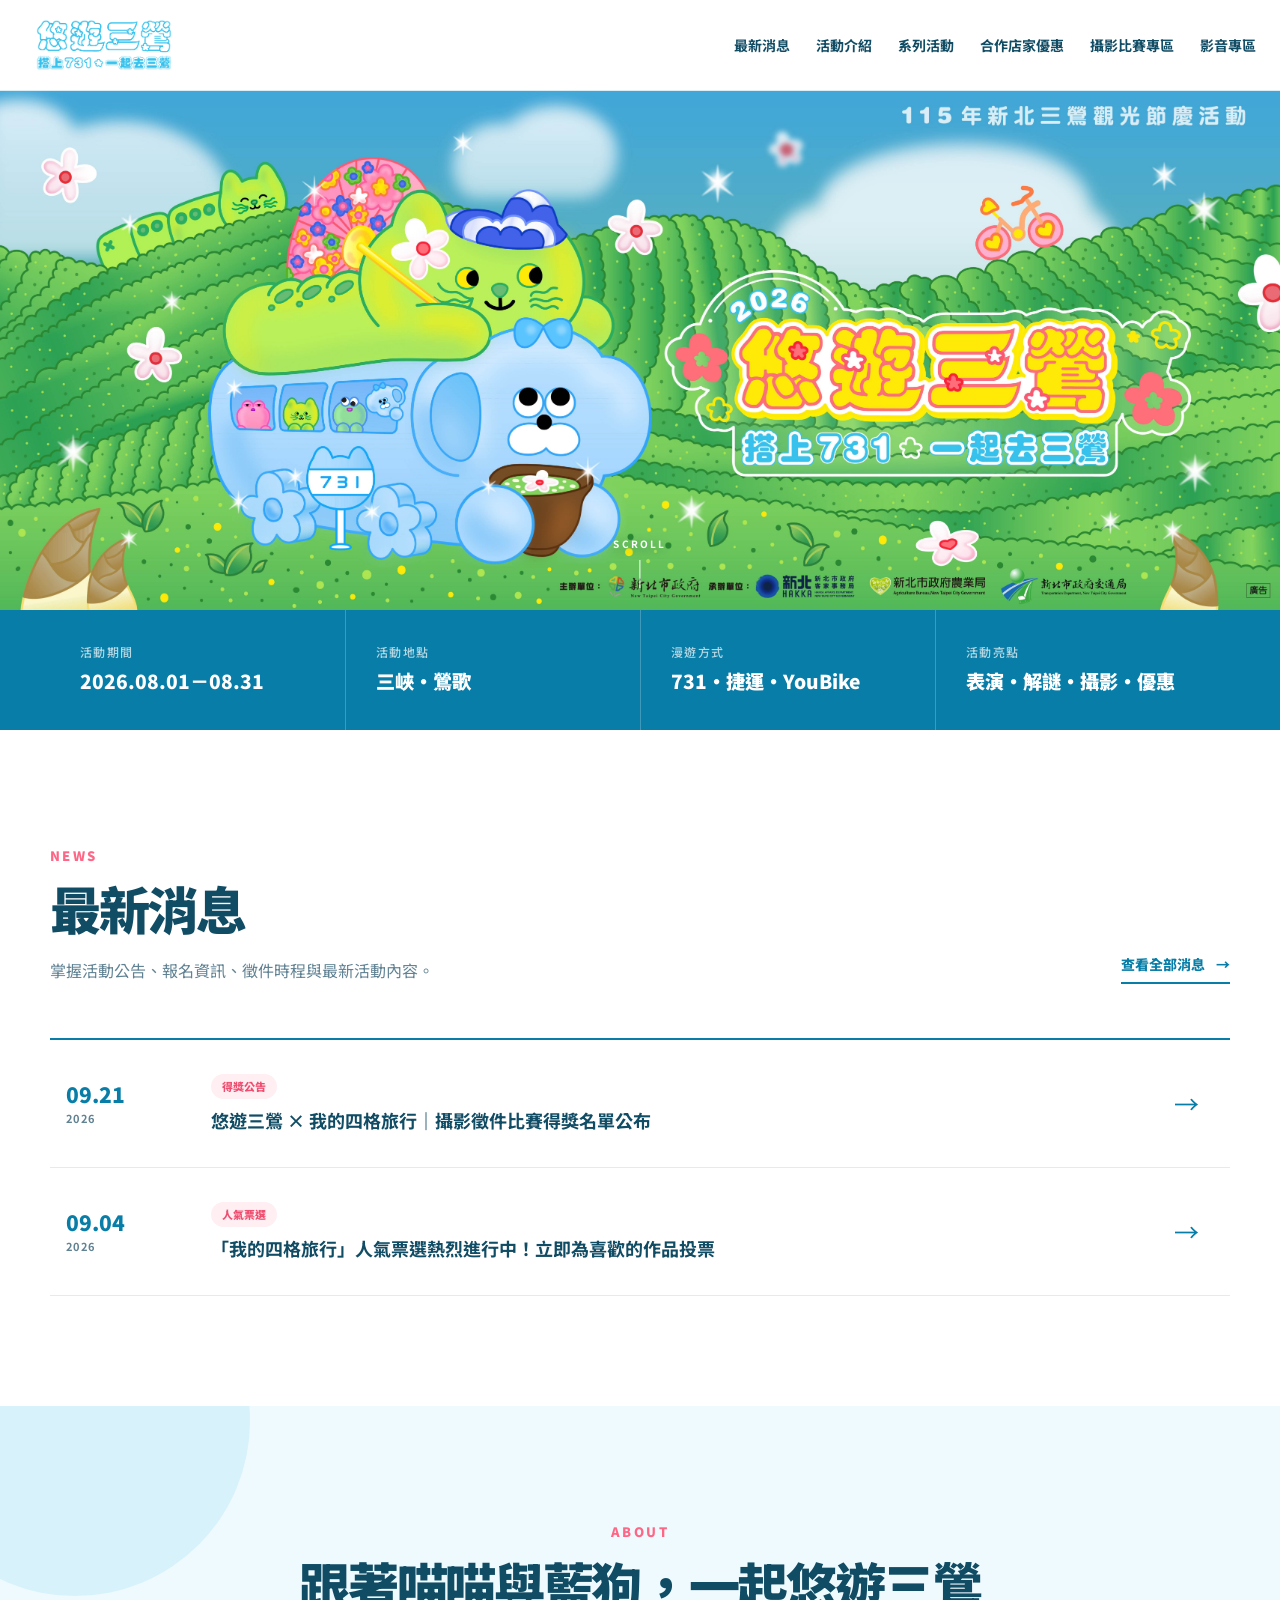
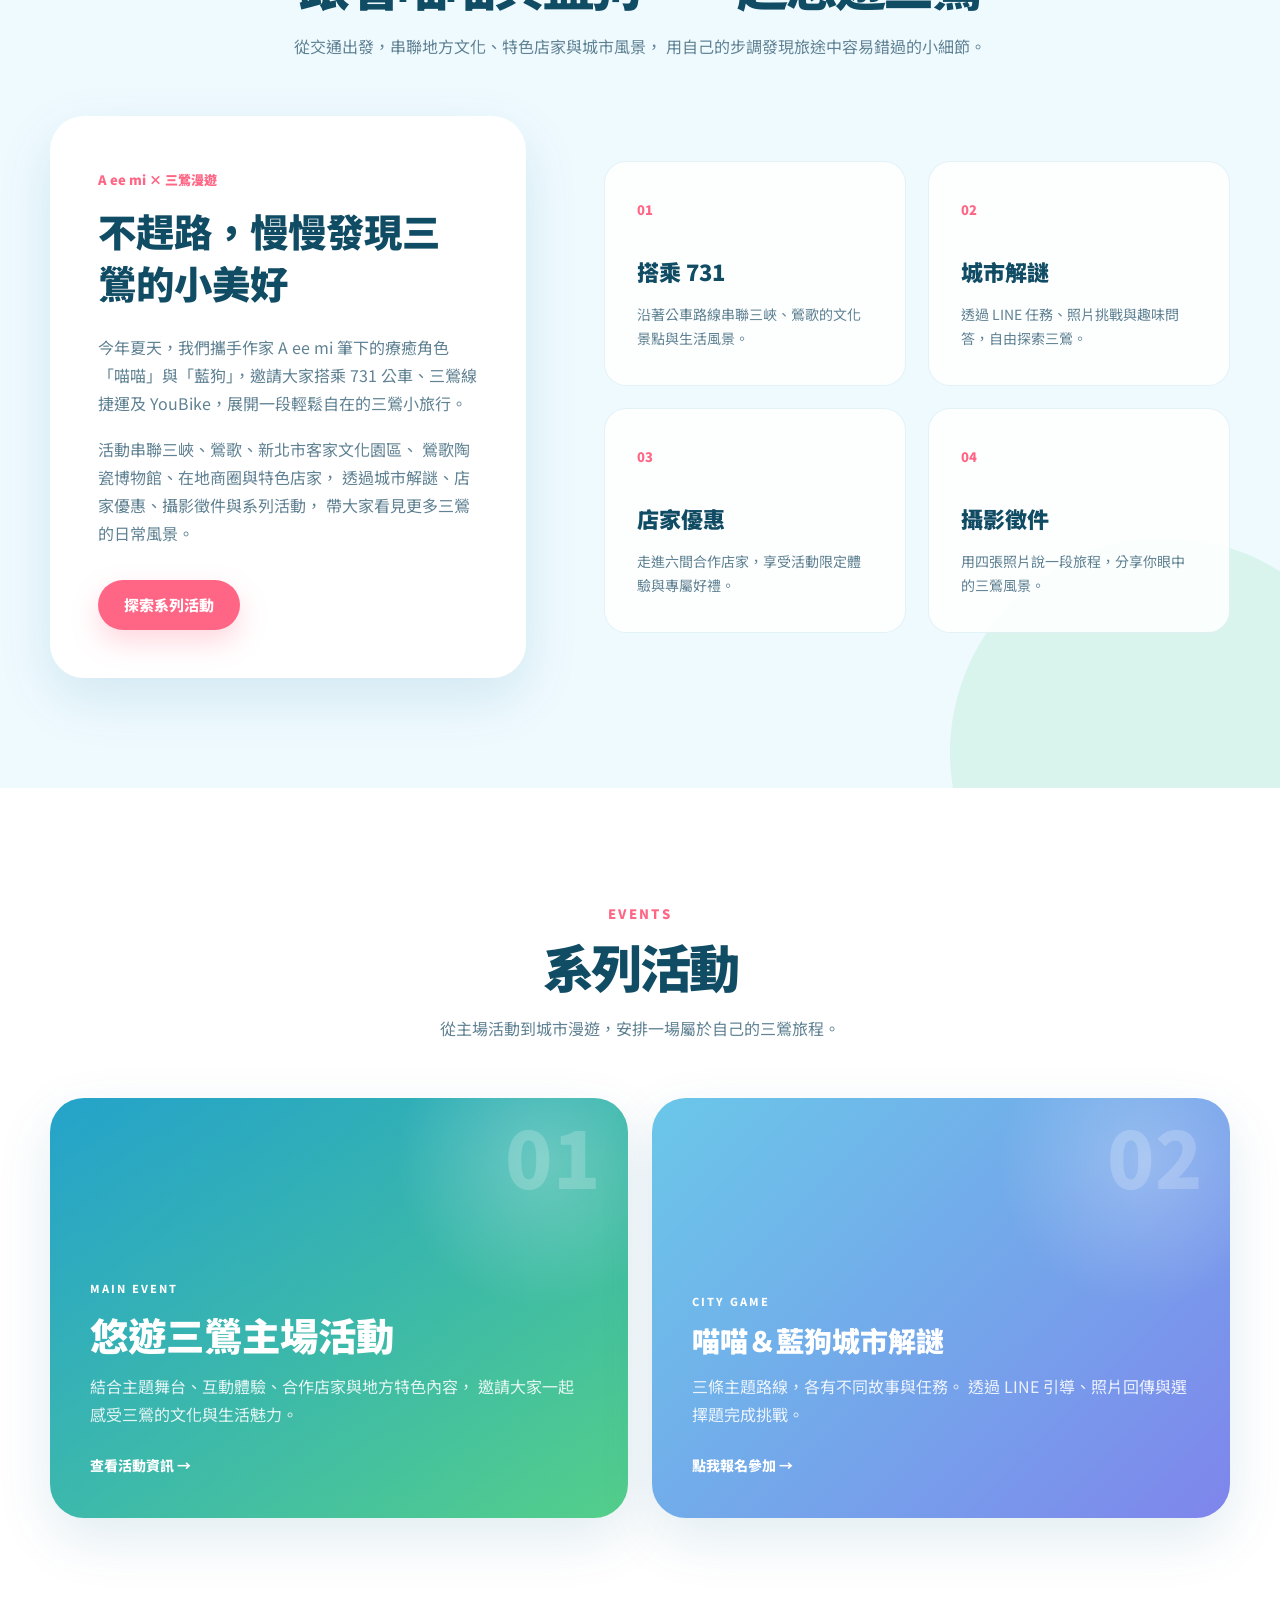
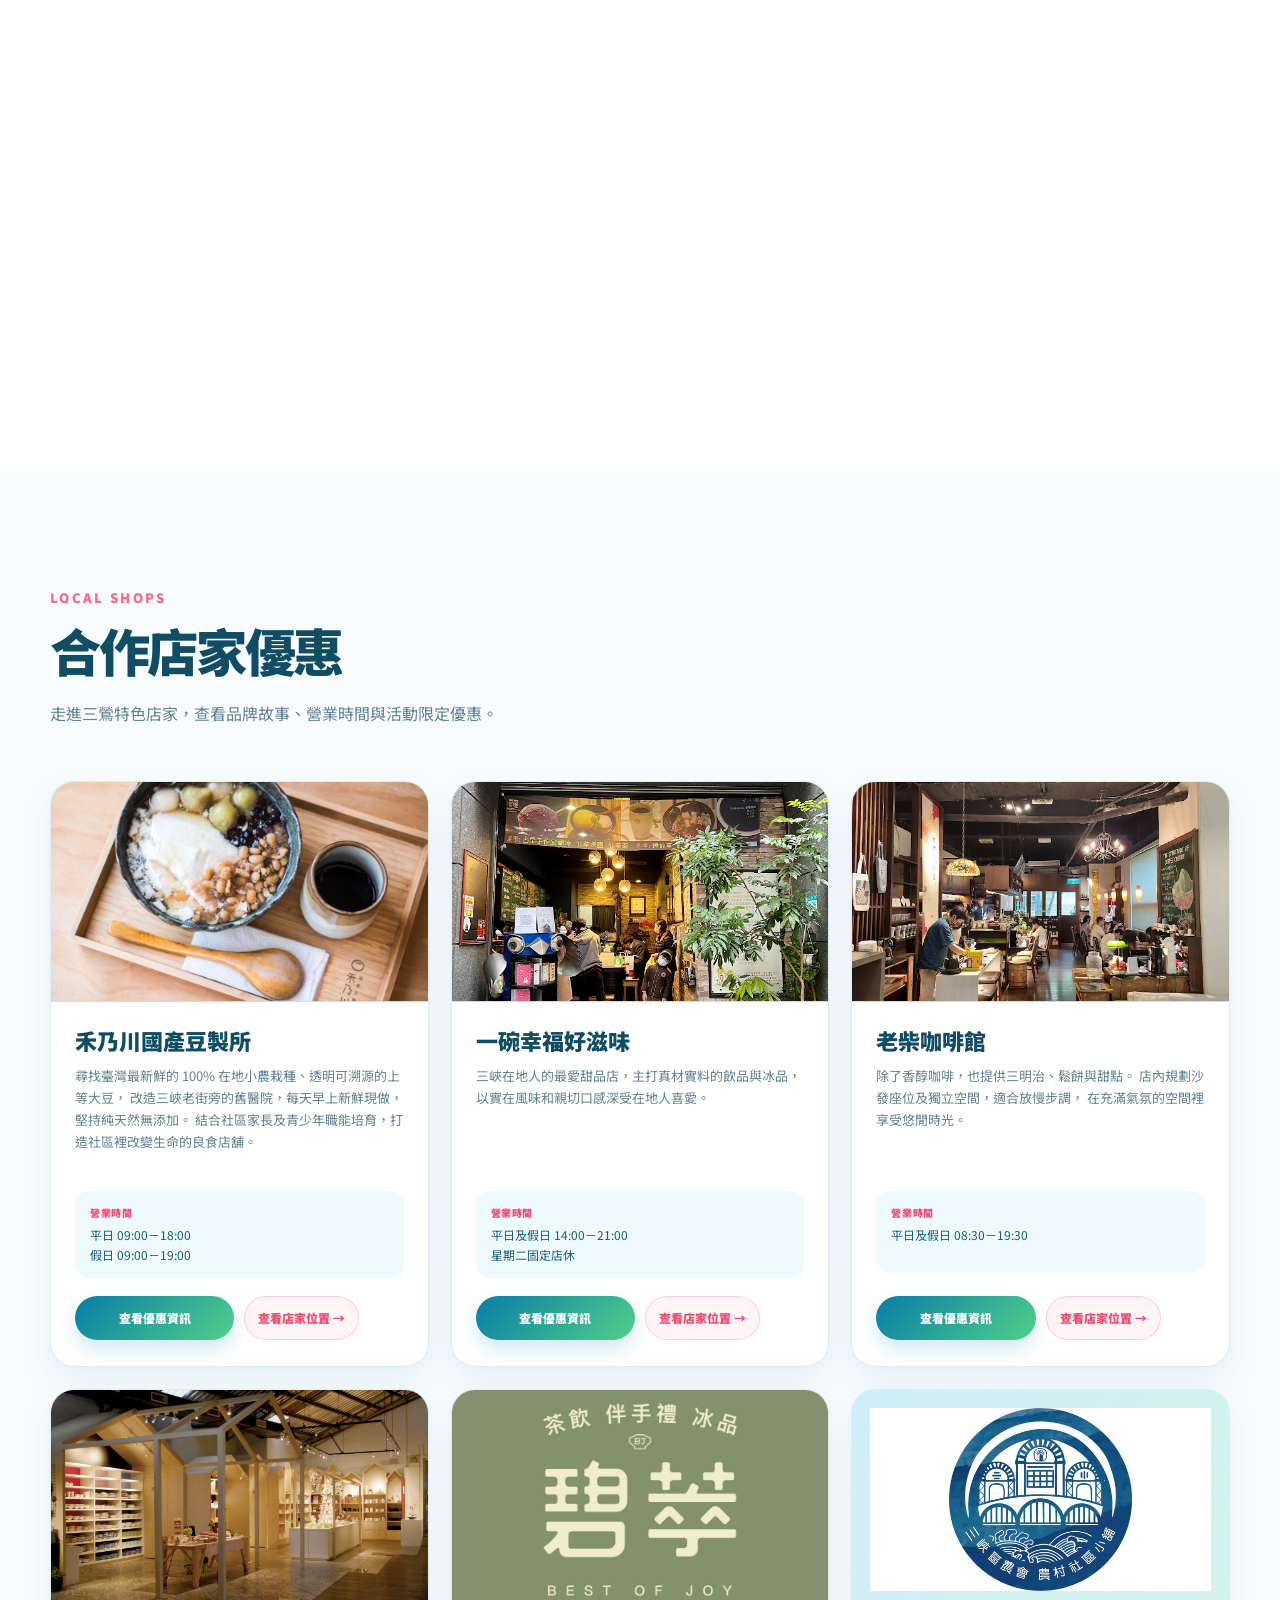
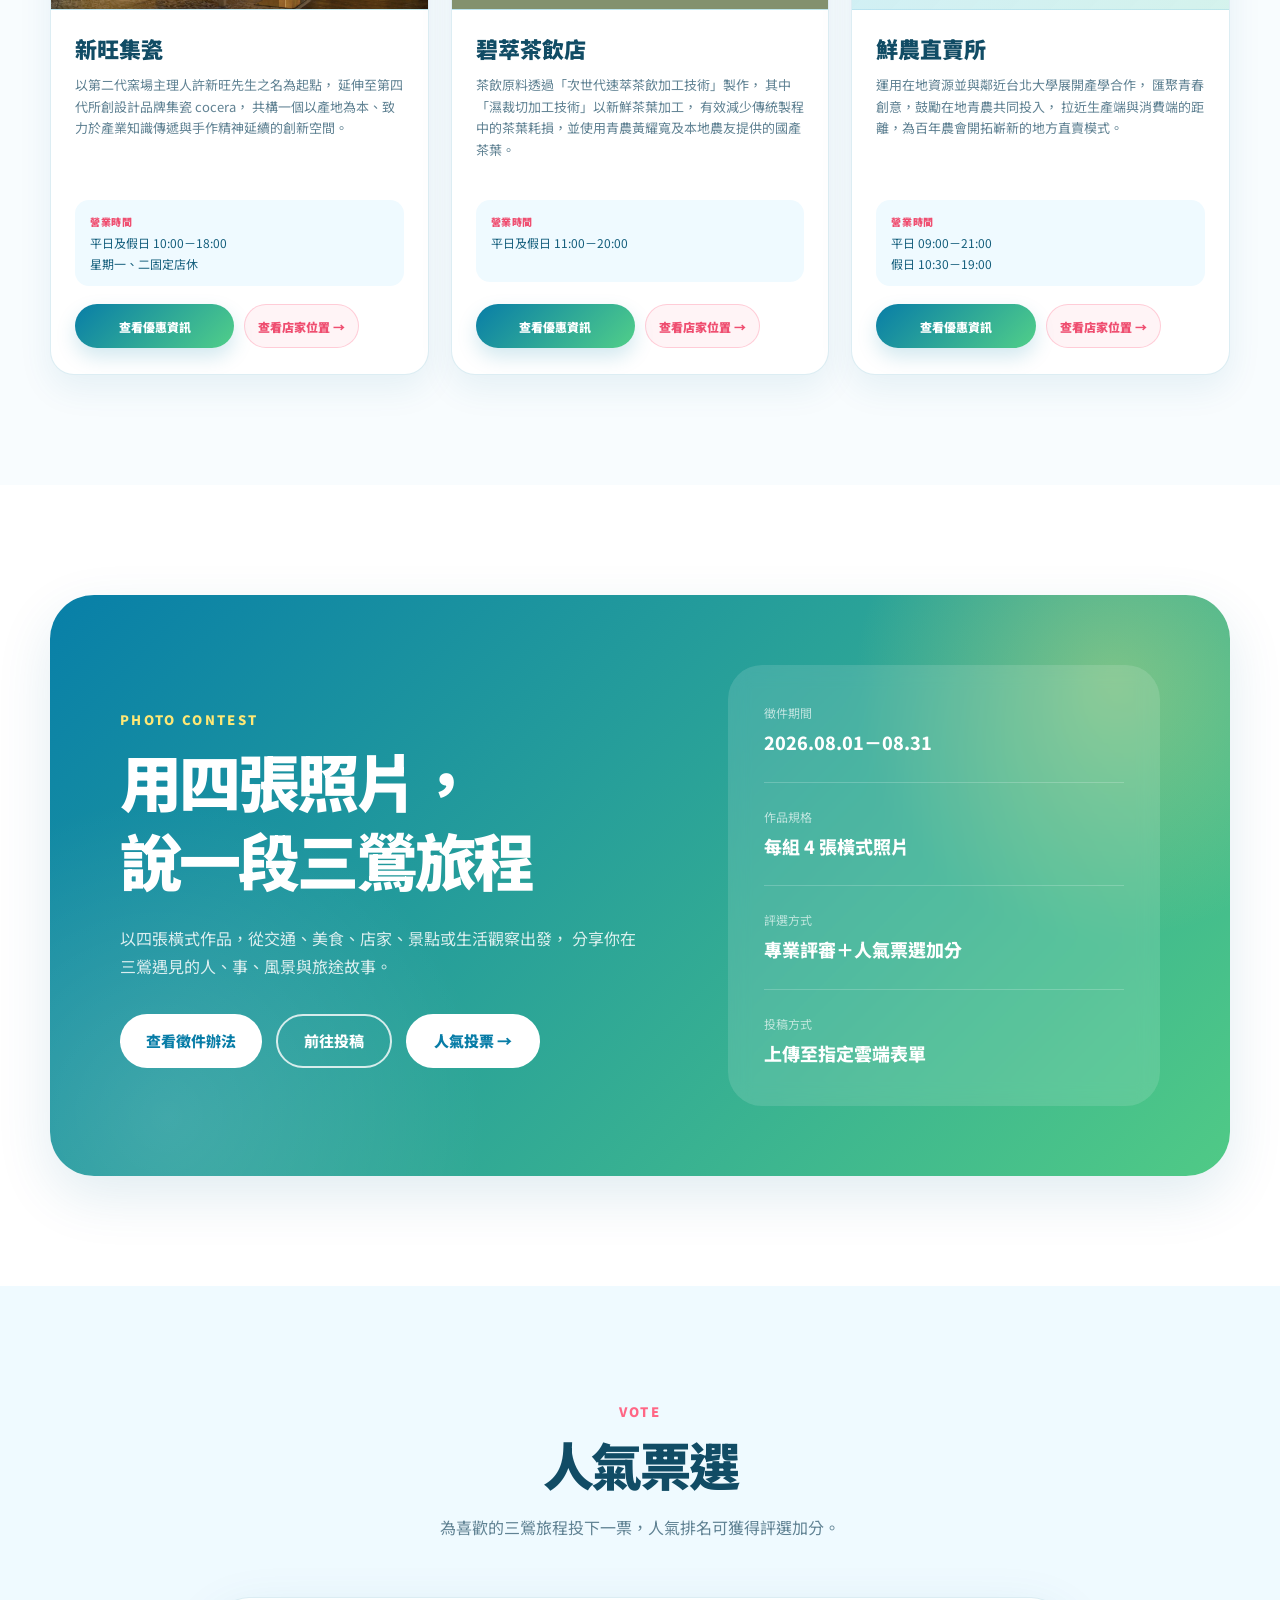
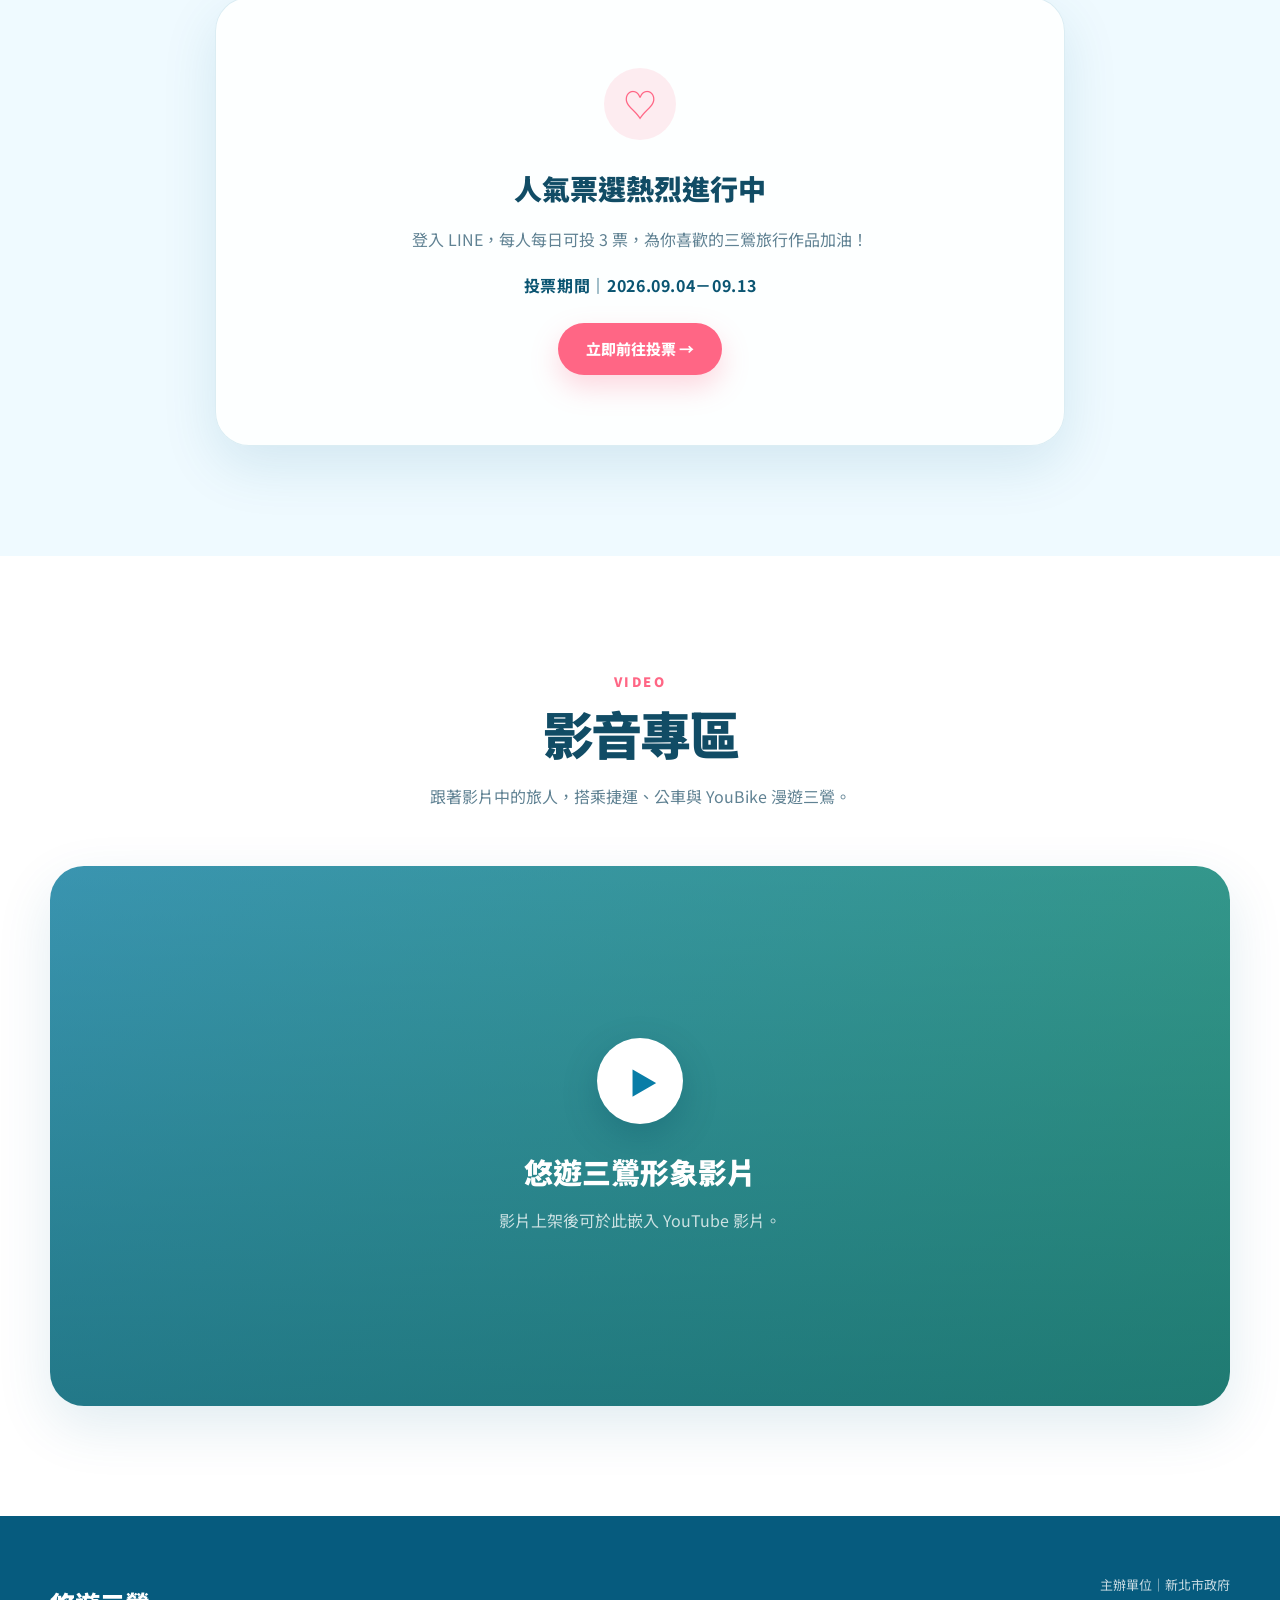
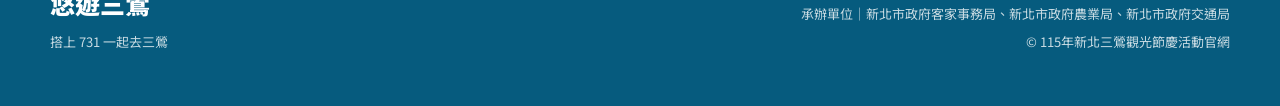
<file: index.html>
<!DOCTYPE html>

<html lang="zh-Hant">
<head>
<meta charset="utf-8"/>
<meta content="width=device-width, initial-scale=1.0" name="viewport"/>
<title>悠遊三鶯｜搭上 731 一起去三鶯</title>
<meta content="跟著 A ee mi 筆下的「喵喵&amp;藍狗」，一起搭上 731，探索三峽、鶯歌的文化風景、合作店家、城市解謎與系列活動。" name="description"/>
<link href="https://fonts.googleapis.com" rel="preconnect"/>
<link crossorigin="" href="https://fonts.gstatic.com" rel="preconnect"/>
<link href="https://fonts.googleapis.com/css2?family=Noto+Sans+TC:wght@400;500;700;900&amp;display=swap" rel="stylesheet"/>
<link href="style.css" rel="stylesheet"/>

<style>
  /* 系列活動刪除「名人一日導遊」後的雙卡版型 */
  .events-section .event-grid {
    grid-template-columns: repeat(2, minmax(0, 1fr));
    align-items: stretch;
  }

  .events-section .event-main,
  .events-section .event-game {
    grid-column: auto;
    grid-row: auto;
    min-height: 420px;
  }

  @media (max-width: 768px) {
    .events-section .event-grid {
      grid-template-columns: 1fr;
    }

    .events-section .event-main,
    .events-section .event-game {
      min-height: 340px;
    }
  }

/* 人氣投票按鈕 */
.button-vote {
  display: inline-flex;
  align-items: center;
  justify-content: center;
  min-height: 54px;
  padding: 0 26px;
  border: 2px solid #ffffff;
  border-radius: 999px;
  background: #ffffff;
  color: #087da7;
  font-weight: 900;
  text-decoration: none;
  transition:
    transform .2s ease,
    background .2s ease,
    box-shadow .2s ease;
}

.button-vote:hover {
  background: #ffffff;
  color: #087da7;
  border-color: #ffffff;
  transform: translateY(-2px);
  box-shadow: 0 8px 20px rgba(0, 0, 0, .12);
}


/* 人氣票選開放狀態 */
.vote-live-panel {
  text-align: center;
}

.vote-live-panel .vote-live-date {
  margin: 14px 0 24px;
  color: #0b5572;
  font-weight: 700;
  letter-spacing: .04em;
}

.vote-live-button {
  display: inline-flex;
  align-items: center;
  justify-content: center;
  min-height: 52px;
  padding: 0 28px;
  border-radius: 999px;
  text-decoration: none;
  transition: transform .2s ease, box-shadow .2s ease;
}

.vote-live-button:hover {
  transform: translateY(-2px);
  box-shadow: 0 8px 20px rgba(0, 0, 0, .12);
}


/* 得獎名單最新消息彈窗 */
.news-result-modal{position:fixed;inset:0;z-index:9999;display:none;align-items:center;justify-content:center;padding:24px}
.news-result-modal.is-open{display:flex}
.news-result-backdrop{position:absolute;inset:0;background:rgba(4,43,59,.68);backdrop-filter:blur(5px)}
.news-result-dialog{position:relative;z-index:1;width:min(760px,100%);max-height:86vh;overflow:auto;padding:34px;border-radius:26px;background:#fff;box-shadow:0 28px 80px rgba(0,0,0,.22)}
.news-result-close{position:absolute;top:16px;right:18px;width:42px;height:42px;border:0;border-radius:50%;background:#eef7f8;color:#0b5572;font-size:26px;cursor:pointer}
.news-result-kicker{display:block;margin-bottom:8px;color:#0b8f9b;font-size:13px;font-weight:900;letter-spacing:.12em}
.news-result-dialog h2{margin:0 50px 10px 0;color:#0b5572;font-size:clamp(25px,4vw,34px);line-height:1.35}
.news-result-lead{margin:0 0 24px;color:#557987;line-height:1.8}
.news-result-list{display:grid;grid-template-columns:repeat(2,minmax(0,1fr));gap:12px;margin:0 0 26px}
.news-result-item{padding:16px 18px;border:1px solid rgba(11,120,158,.12);border-radius:16px;background:#f7fbfb}
.news-result-item strong{display:block;margin-bottom:5px;color:#0b5572;font-size:15px}
.news-result-item span{display:block;color:#345f70;font-size:14px;line-height:1.6}
.news-result-notice{padding:20px 22px;border-radius:18px;background:#eef8f5;color:#345f70;line-height:1.8}
.news-result-notice strong{color:#087da7}
body.news-result-open{overflow:hidden}
@media(max-width:640px){.news-result-dialog{padding:28px 20px 22px}.news-result-list{grid-template-columns:1fr}}

</style>

</head>
<body>
<!-- 網站導覽列 -->
<header class="site-header">
<div class="header-inner">
<a aria-label="悠遊三鶯首頁" class="logo" href="#top"><img alt="悠遊三鶯" class="site-logo-image" src="images/logo.png"/></a>
<button aria-controls="main-nav" aria-expanded="false" aria-label="開啟選單" class="menu-toggle" type="button">
<span></span>
<span></span>
<span></span>
</button>
<nav class="main-nav" id="main-nav">
<a href="#news">最新消息</a>
<a href="#about">活動介紹</a>
<a href="#events">系列活動</a>
<a href="#shops">合作店家優惠</a>
<a href="#photo">攝影比賽專區</a>
<a href="#video">影音專區</a>
</nav>
</div>
</header>
<main id="top">
<!-- 首頁滿版 Banner -->
<section aria-label="悠遊三鶯活動主視覺" class="hero-banner">
<img alt="2026 悠遊三鶯，搭上 731 一起去三鶯" src="kv.png"/>
<a aria-label="向下查看活動內容" class="scroll-down" href="#news">
<span>SCROLL</span>
<i></i>
</a>
</section>
<!-- 首頁快速資訊 -->
<section aria-label="活動重點資訊" class="quick-info">
<div class="quick-info-inner">
<article class="quick-info-item">
<span class="quick-label">活動期間</span>
<strong>2026.08.01－08.31</strong>
</article>
<article class="quick-info-item">
<span class="quick-label">活動地點</span>
<strong>三峽・鶯歌</strong>
</article>
<article class="quick-info-item">
<span class="quick-label">漫遊方式</span>
<strong>731・捷運・YouBike</strong>
</article>
<article class="quick-info-item">
<span class="quick-label">活動亮點</span>
<strong>表演・解謎・攝影・優惠</strong>
</article>
</div>
</section>
<!-- 最新消息 -->
<section class="section news-section" id="news">
<div class="container">
<div class="section-heading heading-row">
<div>
<span class="section-en">NEWS</span>
<h2>最新消息</h2>
<p>掌握活動公告、報名資訊、徵件時程與最新活動內容。</p>
</div>
<a class="text-link" href="#">
            查看全部消息
            <span aria-hidden="true">→</span>
</a>
</div>
<div class="news-list">

<a class="news-item" href="#" data-open-news-result="">
<time datetime="2026-09-21"><span>09.21</span><small>2026</small></time>
<div class="news-content">
<span class="news-tag">得獎公告</span>
<h3>悠遊三鶯 × 我的四格旅行｜攝影徵件比賽得獎名單公布</h3>
</div>
<span aria-hidden="true" class="news-arrow">→</span>
</a>



<a class="news-item" href="vote.html">
<time datetime="2026-09-04">
<span>09.04</span>
<small>2026</small>
</time>
<div class="news-content">
<span class="news-tag">人氣票選</span>
<h3>「我的四格旅行」人氣票選熱烈進行中！立即為喜歡的作品投票</h3>
</div>
<span aria-hidden="true" class="news-arrow">→</span>
</a>
</div>
</div>
</section>
<!-- 活動介紹 -->
<section class="section about-section" id="about">
<div class="container">
<div class="section-heading centered">
<span class="section-en">ABOUT</span>
<h2>跟著喵喵與藍狗，一起悠遊三鶯</h2>
<p>
            從交通出發，串聯地方文化、特色店家與城市風景，
            用自己的步調發現旅途中容易錯過的小細節。
          </p>
</div>
<div class="about-layout">
<div class="about-story">
<span class="story-label">A ee mi × 三鶯漫遊</span>
<h3>不趕路，慢慢發現三鶯的小美好</h3>
<p>
              今年夏天，我們攜手作家 A ee mi 筆下的療癒角色
              「喵喵」與「藍狗」，邀請大家搭乘 731 公車、三鶯線捷運及
              YouBike，展開一段輕鬆自在的三鶯小旅行。
            </p>
<p>
              活動串聯三峽、鶯歌、新北市客家文化園區、
              鶯歌陶瓷博物館、在地商圈與特色店家，
              透過城市解謎、店家優惠、攝影徵件與系列活動，
              帶大家看見更多三鶯的日常風景。
            </p>
<a class="button button-primary" href="#events">
              探索系列活動
            </a>
</div>
<div class="about-cards">
<article class="about-card">
<span>01</span>
<h3>搭乘 731</h3>
<p>沿著公車路線串聯三峽、鶯歌的文化景點與生活風景。</p>
</article>
<article class="about-card">
<span>02</span>
<h3>城市解謎</h3>
<p>透過 LINE 任務、照片挑戰與趣味問答，自由探索三鶯。</p>
</article>
<article class="about-card">
<span>03</span>
<h3>店家優惠</h3>
<p>走進六間合作店家，享受活動限定體驗與專屬好禮。</p>
</article>
<article class="about-card">
<span>04</span>
<h3>攝影徵件</h3>
<p>用四張照片說一段旅程，分享你眼中的三鶯風景。</p>
</article>
</div>
</div>
</div>
</section>
<!-- 系列活動 -->
<section class="section events-section" id="events">
<div class="container">
<div class="section-heading centered">
<span class="section-en">EVENTS</span>
<h2>系列活動</h2>
<p>從主場活動到城市漫遊，安排一場屬於自己的三鶯旅程。</p>
</div>
<div class="event-grid">
<article class="event-card event-main">
<div class="event-number">01</div>
<div class="event-content">
<span class="event-type">MAIN EVENT</span>
<h3>悠遊三鶯主場活動</h3>
<p>
                結合主題舞台、互動體驗、合作店家與地方特色內容，
                邀請大家一起感受三鶯的文化與生活魅力。
              </p>
<a href="main-event.html">查看活動資訊 →</a>
</div>
</article>

<article class="event-card event-game">
<div class="event-number">02</div>
<div class="event-content">
<span class="event-type">CITY GAME</span>
<h3>喵喵＆藍狗城市解謎</h3>
<p>
                三條主題路線，各有不同故事與任務。
                透過 LINE 引導、照片回傳與選擇題完成挑戰。
              </p>
<a href="https://www.accupass.com/event/2607160624321374075170" rel="noopener noreferrer" target="_blank">
               點我報名參加 →
             </a>
</div>
</article>
</div>
</div>
</section>
<!-- 合作店家優惠 -->
<section class="section shop-section shop-section-detailed" id="shops">
<div class="container">
<div class="section-heading heading-row">
<div>
<span class="section-en">LOCAL SHOPS</span>
<h2>合作店家優惠</h2>
<p>走進三鶯特色店家，查看品牌故事、營業時間與活動限定優惠。</p>
</div>
</div>
<div class="shop-grid shop-grid-detailed">
<article class="shop-card shop-card-detailed">
<div class="shop-photo">
<span class="shop-photo-placeholder">禾乃川國產豆製所照片</span>
<img alt="禾乃川國產豆製所" loading="lazy" onerror="this.style.display='none';" src="images/shops/henai-chuan.jpg"/>
</div>
<div class="shop-card-body">
<h3>禾乃川國產豆製所</h3>
<p class="shop-description">
                尋找臺灣最新鮮的 100% 在地小農栽種、透明可溯源的上等大豆，
                改造三峽老街旁的舊醫院，每天早上新鮮現做，堅持純天然無添加。
                結合社區家長及青少年職能培育，打造社區裡改變生命的良食店舖。
              </p>
<div class="shop-hours">
<span>營業時間</span>
<p>平日 09:00－18:00</p>
<p>假日 09:00－19:00</p>
</div>
<div class="shop-actions"><button class="shop-offer-button" data-shop="禾乃川國產豆製所" type="button">查看優惠資訊</button><a class="shop-map-link" href="https://maps.app.goo.gl/vyKncZFUp3vrbDww5" rel="noopener noreferrer" target="_blank">
                查看店家位置 →
              </a></div></div>
</article>
<article class="shop-card shop-card-detailed">
<div class="shop-photo">
<span class="shop-photo-placeholder">一碗幸福好滋味照片</span>
<img alt="一碗幸福好滋味" loading="lazy" onerror="this.style.display='none';" src="images/shops/happiness-bowl.jpg"/>
</div>
<div class="shop-card-body">
<h3>一碗幸福好滋味</h3>
<p class="shop-description">
                三峽在地人的最愛甜品店，主打真材實料的飲品與冰品，
                以實在風味和親切口感深受在地人喜愛。
              </p>
<div class="shop-hours">
<span>營業時間</span>
<p>平日及假日 14:00－21:00</p>
<p>星期二固定店休</p>
</div>
<div class="shop-actions"><button class="shop-offer-button" data-shop="一碗幸福好滋味" type="button">查看優惠資訊</button><a class="shop-map-link" href="https://maps.app.goo.gl/JLTDBK932C9ifXGV7" rel="noopener noreferrer" target="_blank">
                查看店家位置 →
              </a></div></div>
</article>
<article class="shop-card shop-card-detailed">
<div class="shop-photo">
<span class="shop-photo-placeholder">老柴咖啡館照片</span>
<img alt="老柴咖啡館" loading="lazy" onerror="this.style.display='none';" src="images/shops/old-chai-cafe.jpg"/>
</div>
<div class="shop-card-body">
<h3>老柴咖啡館</h3>
<p class="shop-description">
                除了香醇咖啡，也提供三明治、鬆餅與甜點。
                店內規劃沙發座位及獨立空間，適合放慢步調，
                在充滿氣氛的空間裡享受悠閒時光。
              </p>
<div class="shop-hours">
<span>營業時間</span>
<p>平日及假日 08:30－19:30</p>
</div>
<div class="shop-actions"><button class="shop-offer-button" data-shop="老柴咖啡館" type="button">查看優惠資訊</button><a class="shop-map-link" href="https://maps.app.goo.gl/q3bTBb8xuRQWhxkd9" rel="noopener noreferrer" target="_blank">
                查看店家位置 →
              </a></div></div>
</article>
<article class="shop-card shop-card-detailed">
<div class="shop-photo">
<span class="shop-photo-placeholder">新旺集瓷照片</span>
<img alt="新旺集瓷" loading="lazy" onerror="this.style.display='none';" src="images/shops/cocera.jpg"/>
</div>
<div class="shop-card-body">
<h3>新旺集瓷</h3>
<p class="shop-description">
                以第二代窯場主理人許新旺先生之名為起點，
                延伸至第四代所創設計品牌集瓷 cocera，
                共構一個以產地為本、致力於產業知識傳遞與手作精神延續的創新空間。
              </p>
<div class="shop-hours">
<span>營業時間</span>
<p>平日及假日 10:00－18:00</p>
<p>星期一、二固定店休</p>
</div>
<div class="shop-actions"><button class="shop-offer-button" data-shop="新旺集瓷" type="button">查看優惠資訊</button><a class="shop-map-link" href="https://maps.app.goo.gl/CU18ashd1MPxraRT8" rel="noopener noreferrer" target="_blank">
                查看店家位置 →
              </a></div></div>
</article>
<article class="shop-card shop-card-detailed">
<div class="shop-photo">
<span class="shop-photo-placeholder">碧萃茶飲店照片</span>
<img alt="碧萃茶飲店" loading="lazy" onerror="this.style.display='none';" src="images/shops/bicui-tea.jpg"/>
</div>
<div class="shop-card-body">
<h3>碧萃茶飲店</h3>
<p class="shop-description">
                茶飲原料透過「次世代速萃茶飲加工技術」製作，
                其中「濕裁切加工技術」以新鮮茶葉加工，
                有效減少傳統製程中的茶葉耗損，並使用青農黃耀寬及本地農友提供的國產茶葉。
              </p>
<div class="shop-hours">
<span>營業時間</span>
<p>平日及假日 11:00－20:00</p>
</div>
<div class="shop-actions"><button class="shop-offer-button" data-shop="碧萃茶飲店" type="button">查看優惠資訊</button><a class="shop-map-link" href="https://maps.app.goo.gl/6PYu6UVYXWyxRqwR7" rel="noopener noreferrer" target="_blank">
                查看店家位置 →
              </a></div></div>
</article>
<article class="shop-card shop-card-detailed">
<div class="shop-photo">
<span class="shop-photo-placeholder">鮮農直賣所照片</span>
<img alt="鮮農直賣所" class="fresh-farm-logo" loading="lazy" onerror="this.style.display='none';" src="images/shops/fresh-farm.jpg"/>
</div>
<div class="shop-card-body">
<h3>鮮農直賣所</h3>
<p class="shop-description">
                運用在地資源並與鄰近台北大學展開產學合作，
                匯聚青春創意，鼓勵在地青農共同投入，
                拉近生產端與消費端的距離，為百年農會開拓嶄新的地方直賣模式。
              </p>
<div class="shop-hours">
<span>營業時間</span>
<p>平日 09:00－21:00</p>
<p>假日 10:30－19:00</p>
</div>
<div class="shop-actions"><button class="shop-offer-button" data-shop="鮮農直賣所" type="button">查看優惠資訊</button><a class="shop-map-link" href="https://maps.app.goo.gl/XaetP7XUG8SASUWr6" rel="noopener noreferrer" target="_blank">
                查看店家位置 →
              </a></div></div>
</article>
</div>
</div>
</section>
<!-- 攝影比賽 -->
<section class="section photo-section" id="photo">
<div class="container">
<div class="photo-panel">
<div class="photo-copy">
<span class="section-en">PHOTO CONTEST</span>
<h2>用四張照片，<br/>說一段三鶯旅程</h2>
<p>
              以四張橫式作品，從交通、美食、店家、景點或生活觀察出發，
              分享你在三鶯遇見的人、事、風景與旅途故事。
            </p>
<div class="photo-actions">
<a class="button button-light photo-rules-button" data-open-photo-rules="" href="#">查看徵件辦法</a>
<a class="button button-outline-light" href="https://docs.google.com/forms/d/e/1FAIpQLSczo1imDWMBaRLLEHo4dkrKENw0OFy5-4ehUyq7WLiGlZ7Iuw/viewform?usp=dialog" rel="noopener noreferrer" target="_blank">前往投稿</a>
<a class="button button-vote" href="vote.html">人氣投票 →</a>
</div>
</div>
<div class="photo-details">
<div class="photo-detail">
<span>徵件期間</span>
<strong>2026.08.01－08.31</strong>
</div>
<div class="photo-detail">
<span>作品規格</span>
<strong>每組 4 張橫式照片</strong>
</div>
<div class="photo-detail">
<span>評選方式</span>
<strong>專業評審＋人氣票選加分</strong>
</div>
<div class="photo-detail">
<span>投稿方式</span>
<strong>上傳至指定雲端表單</strong>
</div>
</div>
</div>
</div>
</section>
<!-- 人氣票選 -->
<section class="section vote-section" id="vote">
<div class="container">
<div class="section-heading centered">
<span class="section-en">VOTE</span>
<h2>人氣票選</h2>
<p>為喜歡的三鶯旅程投下一票，人氣排名可獲得評選加分。</p>
</div>
<div class="coming-panel vote-live-panel">
<div class="coming-icon">♡</div>
<h3>人氣票選熱烈進行中</h3>
<p>登入 LINE，每人每日可投 3 票，為你喜歡的三鶯旅行作品加油！</p>
<p class="vote-live-date">投票期間｜2026.09.04－09.13</p>
<a class="button button-primary vote-live-button" href="vote.html">立即前往投票 →</a>
</div>
</div>
</section>
<!-- 影音專區 -->
<section class="section video-section" id="video">
<div class="container">
<div class="section-heading centered">
<span class="section-en">VIDEO</span>
<h2>影音專區</h2>
<p>跟著影片中的旅人，搭乘捷運、公車與 YouBike 漫遊三鶯。</p>
</div>
<div class="video-placeholder">
<div aria-hidden="true" class="play-button">▶</div>
<h3>悠遊三鶯形象影片</h3>
<p>影片上架後可於此嵌入 YouTube 影片。</p>
</div>
</div>
</section>
<!-- 交通資訊 -->
</main>
<!-- 頁尾 -->
<div aria-hidden="true" class="shop-offer-modal" id="shop-offer-modal">
<div class="shop-offer-backdrop" data-close-shop-modal=""></div>
<section aria-labelledby="shop-modal-title" aria-modal="true" class="shop-offer-dialog" role="dialog">
<button aria-label="關閉優惠資訊" class="shop-modal-close" data-close-shop-modal="" type="button">×</button>
<span class="shop-modal-kicker">SHOP OFFER</span>
<h2 id="shop-modal-title"></h2>
<p class="shop-modal-intro">
      交通限定優惠券可透過指定搭乘731公車，掃描車上之 QR Code 取得。
    </p>
<div class="shop-modal-sections">
<article class="shop-modal-section shop-modal-game">
<span>解謎限定優惠券</span>
<div id="shop-modal-game"></div>
</article>
<article class="shop-modal-section shop-modal-traffic">
<span>交通限定優惠券</span>
<div id="shop-modal-traffic"></div>
</article>
</div>
</section>
</div>
<div aria-hidden="true" class="photo-rules-modal" id="photo-rules-modal">
<div class="photo-rules-backdrop" data-close-photo-rules=""></div>
<section aria-labelledby="photo-rules-title" aria-modal="true" class="photo-rules-dialog" role="dialog">
<button aria-label="關閉攝影競賽簡章" class="photo-rules-close" data-close-photo-rules="" type="button">
      ×
    </button>
<div class="photo-rules-header">
<span>PHOTO CONTEST</span>
<h2 id="photo-rules-title">悠遊三鶯 × 我的四格旅行</h2>
<p>攝影徵件比賽簡章</p>
</div>
<div class="photo-rules-content">
<section class="rules-section rules-overview">
<h3>徵件主題</h3>
<p>
          三鶯的魅力，不只在熱門景點，也藏在沿途的街景、美食、店家與人文故事。
          邀請大家搭乘 731 公車、騎乘 YouBike 或步行漫遊街區，
          以 4 張照片串聯成一段屬於自己的三鶯旅行故事。
        </p>
</section>
<div class="rules-summary-grid">
<article>
<span>徵件期間</span>
<strong>2026.08.01－08.31</strong>
</article>
<article>
<span>參加資格</span>
<strong>不限年齡、國籍</strong>
</article>
<article>
<span>作品形式</span>
<strong>每組 4 張橫式照片</strong>
</article>
<article>
<span>拍攝範圍</span>
<strong>三峽區、鶯歌區</strong>
</article>
</div>
<section class="rules-section">
<h3>參賽方式</h3>
<ol>
<li>
<strong>拍攝主題：</strong>
            自訂主題並繳交一組 4 張系列作品，鼓勵從交通、美食、店家、
            景點、人文故事與生活風景等角度呈現三鶯特色。
          </li>
<li><strong>拍攝工具：</strong>不限，手機、數位相機、底片相機皆可。</li>
<li><strong>拍攝地點：</strong>限於三峽區、鶯歌區範圍內。</li>
</ol>
</section>
<section class="rules-section">
<h3>作品規格</h3>
<ul>
<li>照片可為彩色或黑白，須為橫式構圖。</li>
<li>長邊 2,400－6,000 px，單張檔案 20MB 以下。</li>
<li>須上傳報名表、作品介紹與 4 張照片順序示意圖。</li>
<li>須上傳親筆簽名或蓋章之著作權授權暨個人資料蒐集同意書。</li>
<li>未滿 18 歲者，須由法定代理人或監護人簽署同意。</li>
</ul>
</section>
<section class="rules-section">
<h3>繳件方式</h3>
<p>
          本活動採網路報名。請於徵件期間完成 Google 表單資料填寫，
          並確認作品、報名表、作品介紹及授權同意書皆已成功上傳，
          才算完成報名程序。
        </p>
</section>
<section class="rules-section">
<h3>獎勵辦法</h3>
<div class="rules-prize-grid">
<article><span>第一名</span><strong>新臺幣 10,000 元</strong><small>獎狀乙份</small></article>
<article><span>第二名</span><strong>新臺幣 6,000 元</strong><small>獎狀乙份</small></article>
<article><span>第三名</span><strong>新臺幣 3,000 元</strong><small>獎狀乙份</small></article>
<article><span>優選 5 名</span><strong>每名新臺幣 1,000 元</strong><small>獎狀乙份</small></article>
</div>
</section>
<section class="rules-section">
<h3>評分標準</h3>
<div class="rules-score-list">
<div><span>主題契合度</span><strong>30%</strong></div>
<div><span>故事完整性（四張照片）</span><strong>30%</strong></div>
<div><span>攝影構圖與美感</span><strong>25%</strong></div>
<div><span>創意與特色</span><strong>15%</strong></div>
<div><span>人氣票選加分</span><strong>最高 +5 分</strong></div>
</div>
</section>
<section class="rules-section">
<h3>人氣票選加分</h3>
<p>
          人氣票選不作為獨立獎項，而是評審總分的加分項目。
          第一名至第五名依序加 5、4、3、2、1 分，第六名以後不加分。
        </p>
</section>
<section class="rules-section">
<h3>得獎公布</h3>
<p>
          得獎名單預計於 2026 年 9 月 21 日前公布於
          「新北市客家局」官方 Facebook 粉絲專頁及「悠遊三鶯」活動官網，
          並以電子郵件及電話通知得獎者。
        </p>
</section>
<section class="rules-section rules-notice">
<h3>重要注意事項</h3>
<ul>
<li>參賽作品須為本人原創，且不得侵害第三人之著作權、肖像權或其他權利。</li>
<li>參賽者須使用真實身份資料投稿，資料不實者將取消參賽或得獎資格。</li>
<li>主辦單位保留解釋、修改及補充競賽規則與獎項內容之權利。</li>
<li>完整參賽規則、授權範圍及個資蒐集內容，請詳閱完整 PDF 簡章。</li>
</ul>
</section>
</div>
<div class="photo-rules-actions">
<a class="button button-outline" href="docs/photo-contest-rules.pdf" rel="noopener noreferrer" target="_blank">
        查看完整 PDF 簡章
      </a>
<a class="button button-primary" href="https://docs.google.com/forms/d/e/1FAIpQLSczo1imDWMBaRLLEHo4dkrKENw0OFy5-4ehUyq7WLiGlZ7Iuw/viewform?usp=dialog" rel="noopener noreferrer" target="_blank">
        前往投稿
      </a>
</div>
</section>
</div>

<div aria-hidden="true" class="news-result-modal" id="news-result-modal">
<div class="news-result-backdrop" data-close-news-result=""></div>
<section aria-labelledby="news-result-title" aria-modal="true" class="news-result-dialog" role="dialog">
<button aria-label="關閉得獎名單" class="news-result-close" data-close-news-result="" type="button">×</button>
<span class="news-result-kicker">PHOTO CONTEST RESULTS</span>
<h2 id="news-result-title">悠遊三鶯 × 我的四格旅行<br/>得獎名單</h2>
<p class="news-result-lead">感謝每一位參賽者用四張照片記錄三鶯旅程。經評選後，本次攝影徵件比賽得獎名單如下：</p>
<div class="news-result-list">
<div class="news-result-item"><strong>第一名｜陳O君</strong><span>《藍天下的祖師廟》</span></div>
<div class="news-result-item"><strong>第二名｜洪O容</strong><span>《他的高度，三鶯的風景》</span></div>
<div class="news-result-item"><strong>第三名｜林O銘</strong><span>《走進藝境》</span></div>
<div class="news-result-item"><strong>第四名｜林O妤</strong><span>《跟著我，去美術館旅行》</span></div>
<div class="news-result-item"><strong>第五名｜林O宇</strong><span>《穿越三鶯》</span></div>
<div class="news-result-item"><strong>第六名｜吳O諄</strong><span>《慢一點，三峽》</span></div>
<div class="news-result-item"><strong>第七名｜陳O純</strong><span>《走一趟，再遇見》</span></div>
<div class="news-result-item"><strong>第八名｜吳O珠</strong><span>《一趟旅行，兩座老城》</span></div>
</div>
<div class="news-result-notice">
<strong>得獎聯繫說明</strong><br/>
主辦單位將於 <strong>2026/9/22～9/30</strong> 期間主動與各得獎人聯繫，並提供獲獎相關資訊及資料填寫表單。請得獎人依通知內容於指定期限內完成表單填寫及回傳，以利後續獎金、獎狀及相關領獎作業辦理。實際通知方式及應備資料，以主辦單位聯繫內容為準。
</div>
</section>
</div>

<footer class="site-footer">
<div class="footer-inner">
<div class="footer-brand">
<strong>悠遊三鶯</strong>
<p>搭上 731  一起去三鶯</p>
</div>
<div class="footer-info">
<p>主辦單位｜新北市政府</p>
<p>承辦單位｜新北市政府客家事務局、新北市政府農業局、新北市政府交通局</p>
<p>© 115年新北三鶯觀光節慶活動官網</p>
</div>
</div>
</footer>
<script>
    const menuToggle = document.querySelector(".menu-toggle");
    const mainNav = document.querySelector(".main-nav");
    const navLinks = document.querySelectorAll(".main-nav a");

    menuToggle.addEventListener("click", () => {
      const isOpen = mainNav.classList.toggle("is-open");
      menuToggle.classList.toggle("is-active", isOpen);
      menuToggle.setAttribute("aria-expanded", String(isOpen));
    });

    navLinks.forEach((link) => {
      link.addEventListener("click", () => {
        mainNav.classList.remove("is-open");
        menuToggle.classList.remove("is-active");
        menuToggle.setAttribute("aria-expanded", "false");
      });
    });
  

    /* 合作店家優惠彈出視窗 */
    const shopOfferData = {
      '禾乃川國產豆製所': { game: '<p>憑券可免費兌換<strong>全豆豆乳 300ml 共 2 瓶</strong>。</p>', traffic: '<p>憑電子優惠券來店單筆消費滿<strong>299 元</strong>，即贈<strong>霜淇淋乙支</strong>，口味依現場供應為主。</p>' },
      '一碗幸福好滋味': { game: '<p>免費兌換<strong>仙草漂浮乙杯（牛奶冰＋仙草茶）</strong>，價值 50 元。</p>\n          <h4>加購優惠（二選一）</h4>\n          <ol>\n            <li>招牌仙草凍圓＋牛奶冰乙碗，優惠價 60 元（原價 65 元）。</li>\n            <li>瓶裝仙草茶乙瓶，優惠價 80 元（原價 90 元）。</li>\n          </ol>', traffic: '<p>憑電子優惠券購買「吃ㄉ仙草系列」或「仙草杯杯系列」商品，即可折抵<strong>15 元</strong>。</p>\n          <span class="modal-limit">限量 1,500 組</span>' },
      '老柴咖啡館': { game: '<p>憑券購買精品咖啡，即招待<strong>職人手作餅乾乙份</strong>，並加贈<strong>本日精選職人濾掛咖啡包乙份</strong>，總價值 210 元。</p>', traffic: '<p>憑電子優惠券可擇一使用：</p>\n          <ol>\n            <li>外帶指定夏日冷萃特調咖啡，享 5 折優惠。</li>\n            <li>消費單品咖啡，即贈本日精選職人濾掛咖啡包乙份，價值 60 元。</li>\n          </ol>\n          <span class="modal-limit">限量 200 組</span>' },
      '新旺集瓷': { game: '<p><strong>器皿釉上貼花 A 套餐</strong>優惠價 299 元（原價 380 元），須提前預約。</p>\n          <h4>體驗內容</h4>\n          <ul>\n            <li>台灣造型盤 9 吋</li>\n            <li>花紙乙張</li>\n            <li>器皿窯燒費用</li>\n          </ul>\n          <small>運費另計。</small>', traffic: '<p>憑電子優惠券來店購買商品，單筆消費滿<strong>500 元</strong>即可折抵<strong>50 元</strong>。</p>' },
      '碧萃茶飲店': { game: '<p>購買任一口味霜淇淋，即可折抵<strong>20 元</strong>，口味依現場供應為主。</p>', traffic: '<p>憑電子優惠券消費飲品、甜點或霜淇淋，不限金額，即可用<strong>39 元</strong>加購檸檬紅茶乙杯。</p>\n          <span class="modal-limit">限量 400 組</span>' },
      '鮮農直賣所': { game: '<p>憑券來店單筆消費滿<strong>488 元</strong>，即可免費獲得<strong>冰棒乙支</strong>，口味依現場供應為主。</p>', traffic: '<p>憑電子優惠券購買下列指定商品，即可折抵<strong>50 元</strong>：</p>\n          <ul>\n            <li>袋袋相傳茶葉套組</li>\n            <li>碧螺春 30 入立體茶包</li>\n            <li>蜜香紅茶 30 入立體茶包</li>\n          </ul>\n          <span class="modal-limit">限量 200 組</span>' }
    };
    const shopModal = document.getElementById("shop-offer-modal");
    const shopModalTitle = document.getElementById("shop-modal-title");
    const shopModalGame = document.getElementById("shop-modal-game");
    const shopModalTraffic = document.getElementById("shop-modal-traffic");
    const shopOfferButtons = document.querySelectorAll(".shop-offer-button");
    const shopModalCloseButtons = document.querySelectorAll("[data-close-shop-modal]");

    function openShopModal(shopName) {
      const offer = shopOfferData[shopName];
      if (!offer || !shopModal) return;
      shopModalTitle.textContent = shopName;
      shopModalGame.innerHTML = offer.game;
      shopModalTraffic.innerHTML = offer.traffic;
      shopModal.classList.add("is-open");
      shopModal.setAttribute("aria-hidden", "false");
      document.body.classList.add("shop-modal-open");
      const closeButton = shopModal.querySelector(".shop-modal-close");
      if (closeButton) closeButton.focus();
    }

    function closeShopModal() {
      if (!shopModal) return;
      shopModal.classList.remove("is-open");
      shopModal.setAttribute("aria-hidden", "true");
      document.body.classList.remove("shop-modal-open");
    }

    shopOfferButtons.forEach((button) => {
      button.addEventListener("click", () => openShopModal(button.dataset.shop));
    });

    shopModalCloseButtons.forEach((button) => {
      button.addEventListener("click", closeShopModal);
    });

    document.addEventListener("keydown", (event) => {
      if (event.key === "Escape" && shopModal?.classList.contains("is-open")) {
        closeShopModal();
      }
    });


    /* 攝影競賽簡章彈出視窗 */
    const photoRulesModal = document.getElementById("photo-rules-modal");
    const photoRulesOpenButtons = document.querySelectorAll("[data-open-photo-rules]");
    const photoRulesCloseButtons = document.querySelectorAll("[data-close-photo-rules]");

    function openPhotoRulesModal() {
      if (!photoRulesModal) return;
      photoRulesModal.classList.add("is-open");
      photoRulesModal.setAttribute("aria-hidden", "false");
      document.body.classList.add("photo-rules-open");

      const closeButton = photoRulesModal.querySelector(".photo-rules-close");
      if (closeButton) closeButton.focus();
    }

    function closePhotoRulesModal() {
      if (!photoRulesModal) return;
      photoRulesModal.classList.remove("is-open");
      photoRulesModal.setAttribute("aria-hidden", "true");
      document.body.classList.remove("photo-rules-open");
    }

    photoRulesOpenButtons.forEach((button) => {
      button.addEventListener("click", (event) => {
        event.preventDefault();
        openPhotoRulesModal();
      });
    });

    photoRulesCloseButtons.forEach((button) => {
      button.addEventListener("click", closePhotoRulesModal);
    });

    document.addEventListener("keydown", (event) => {
      if (event.key === "Escape" && photoRulesModal?.classList.contains("is-open")) {
        closePhotoRulesModal();
      }
    });
  

/* 最新消息－攝影比賽得獎名單 */
const newsResultModal=document.getElementById("news-result-modal");
document.querySelectorAll("[data-open-news-result]").forEach((button)=>button.addEventListener("click",(event)=>{event.preventDefault();newsResultModal.classList.add("is-open");newsResultModal.setAttribute("aria-hidden","false");document.body.classList.add("news-result-open")}));
document.querySelectorAll("[data-close-news-result]").forEach((button)=>button.addEventListener("click",()=>{newsResultModal.classList.remove("is-open");newsResultModal.setAttribute("aria-hidden","true");document.body.classList.remove("news-result-open")}));
document.addEventListener("keydown",(event)=>{if(event.key==="Escape"&&newsResultModal?.classList.contains("is-open")){newsResultModal.classList.remove("is-open");newsResultModal.setAttribute("aria-hidden","true");document.body.classList.remove("news-result-open")}});

</script>
</body>
</html>
</file>
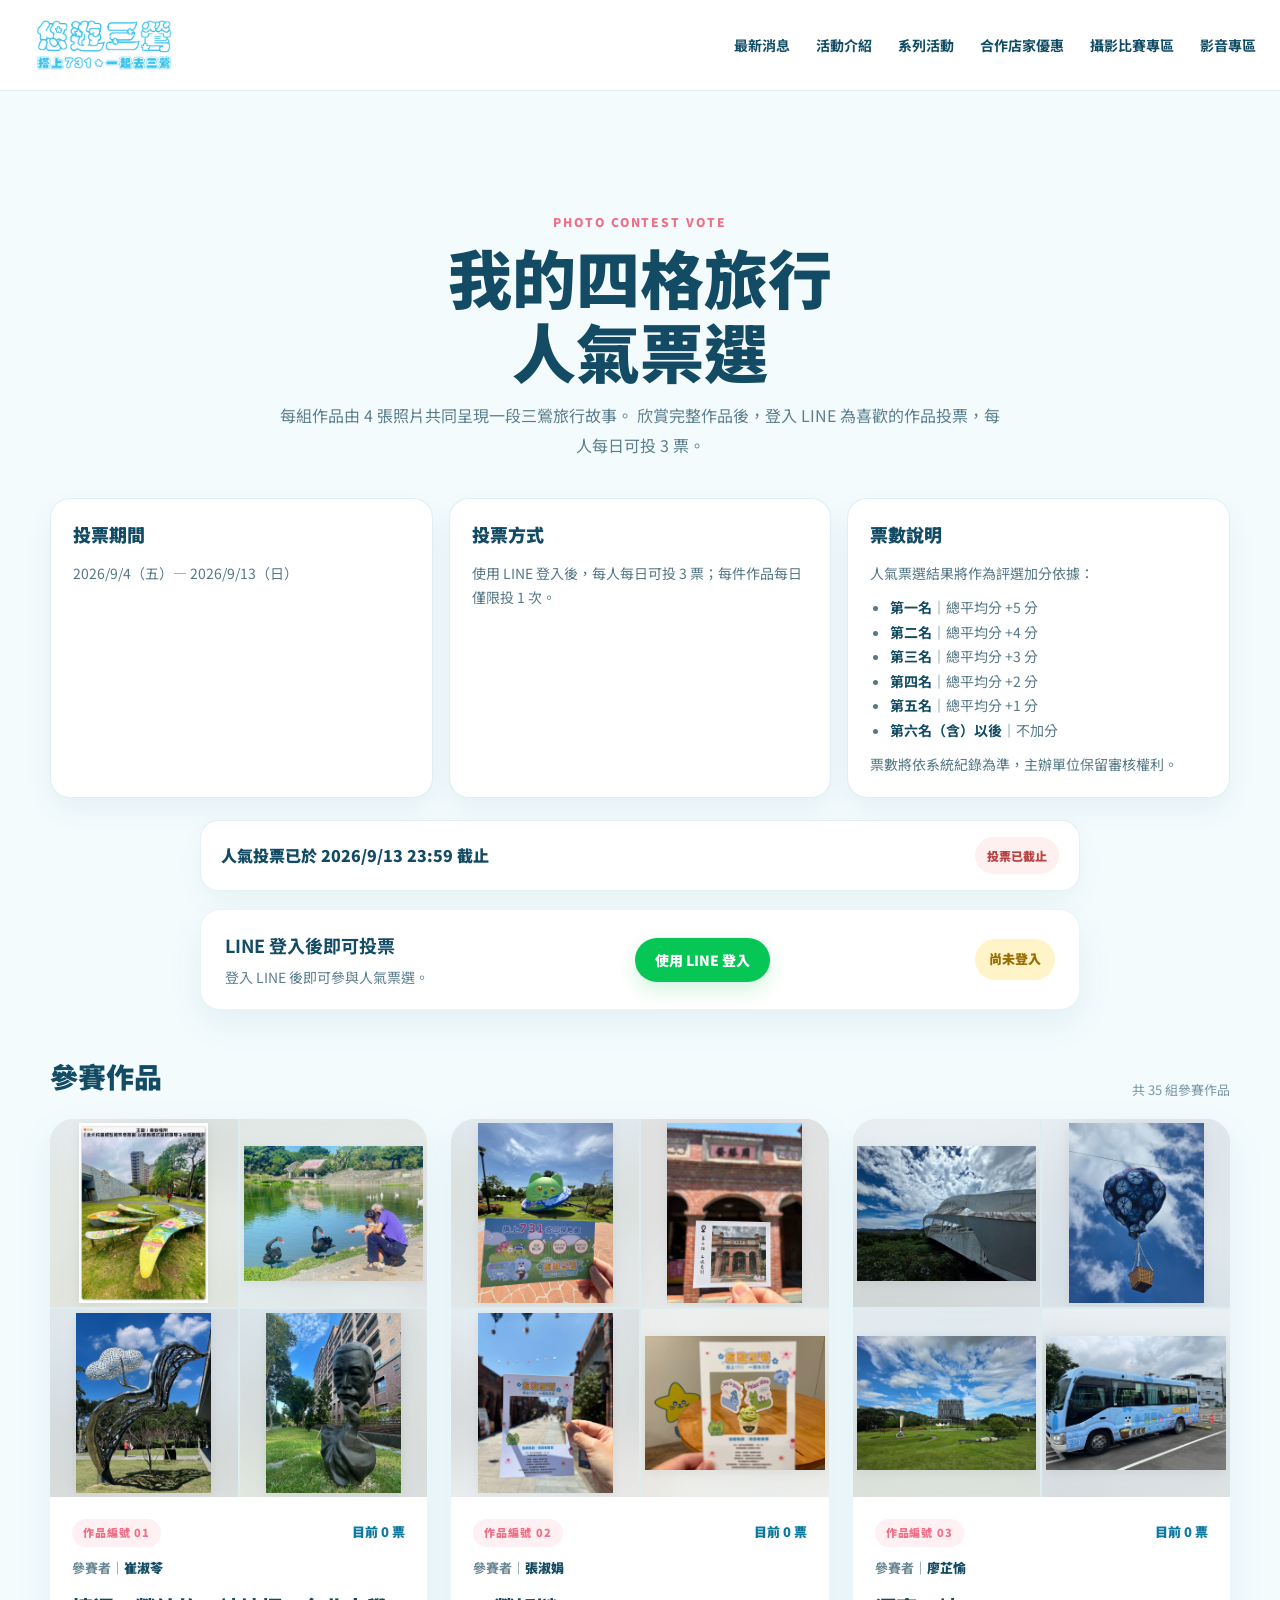
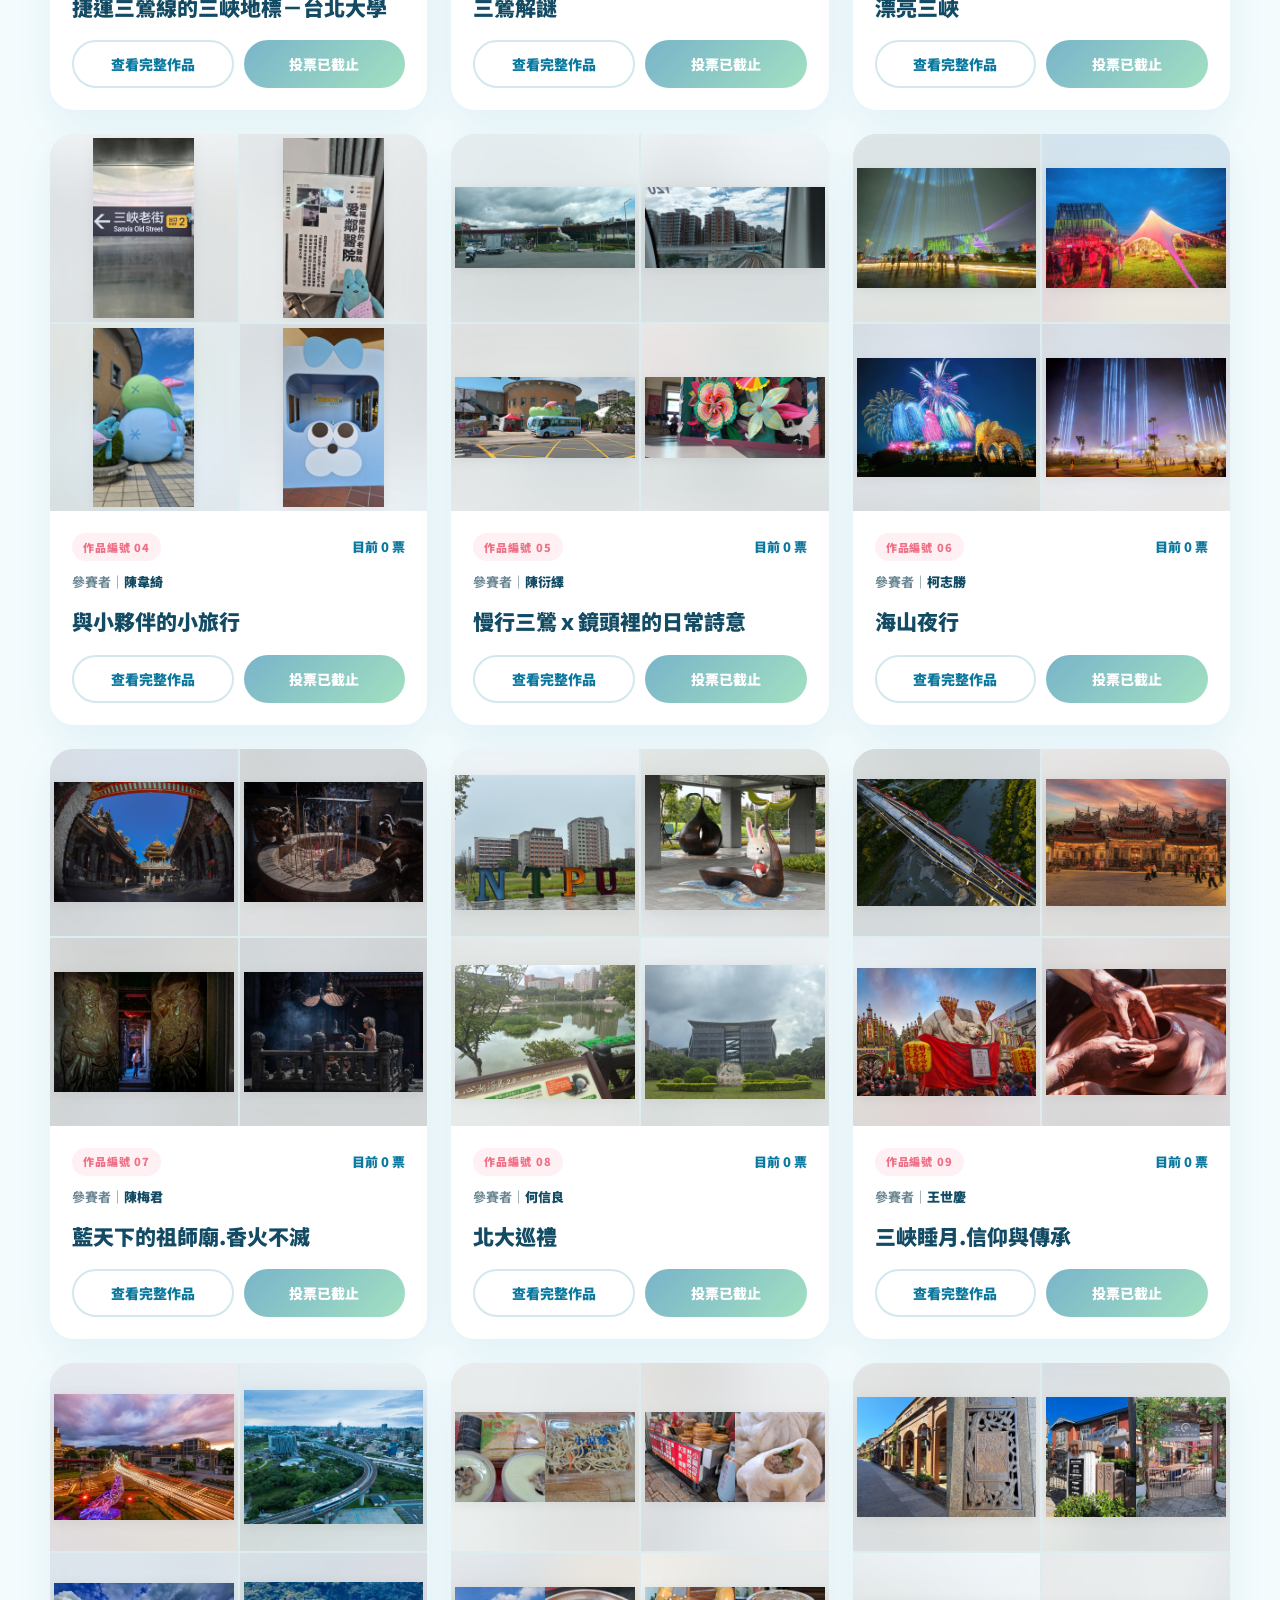
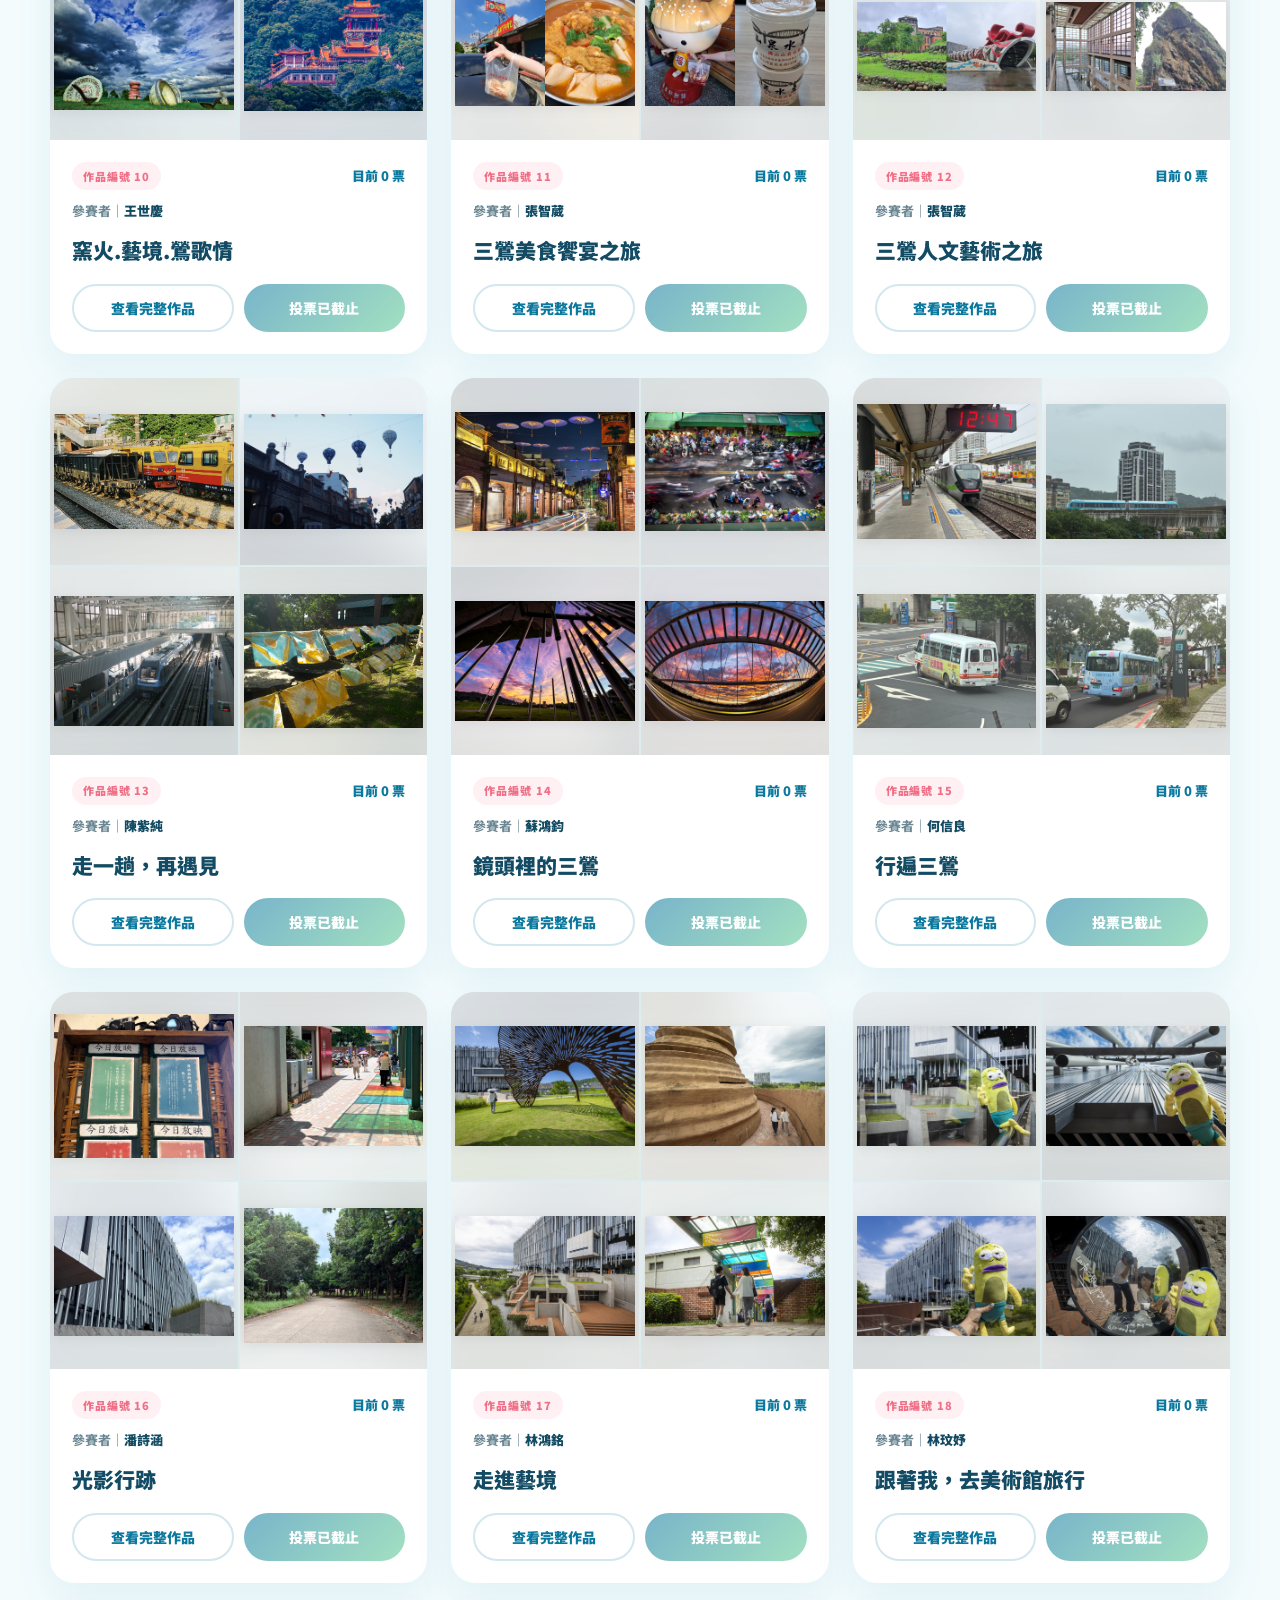
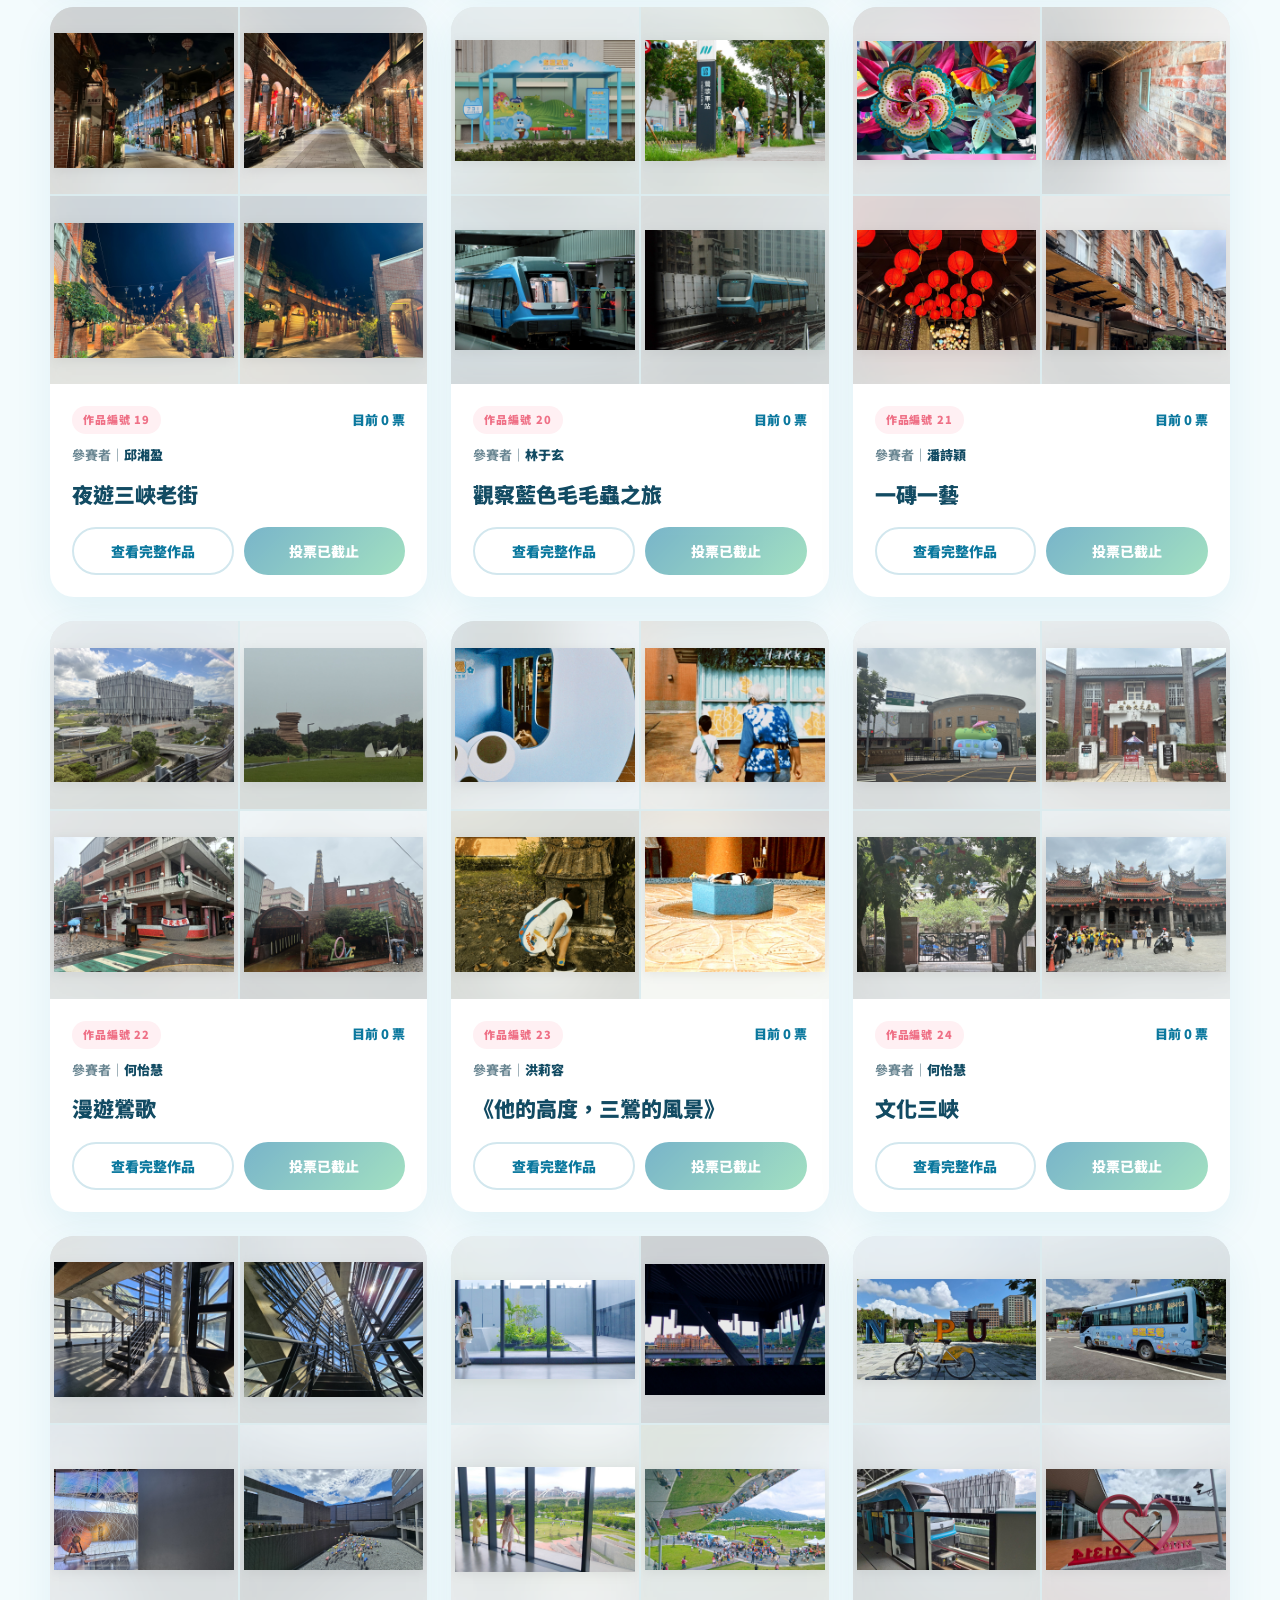
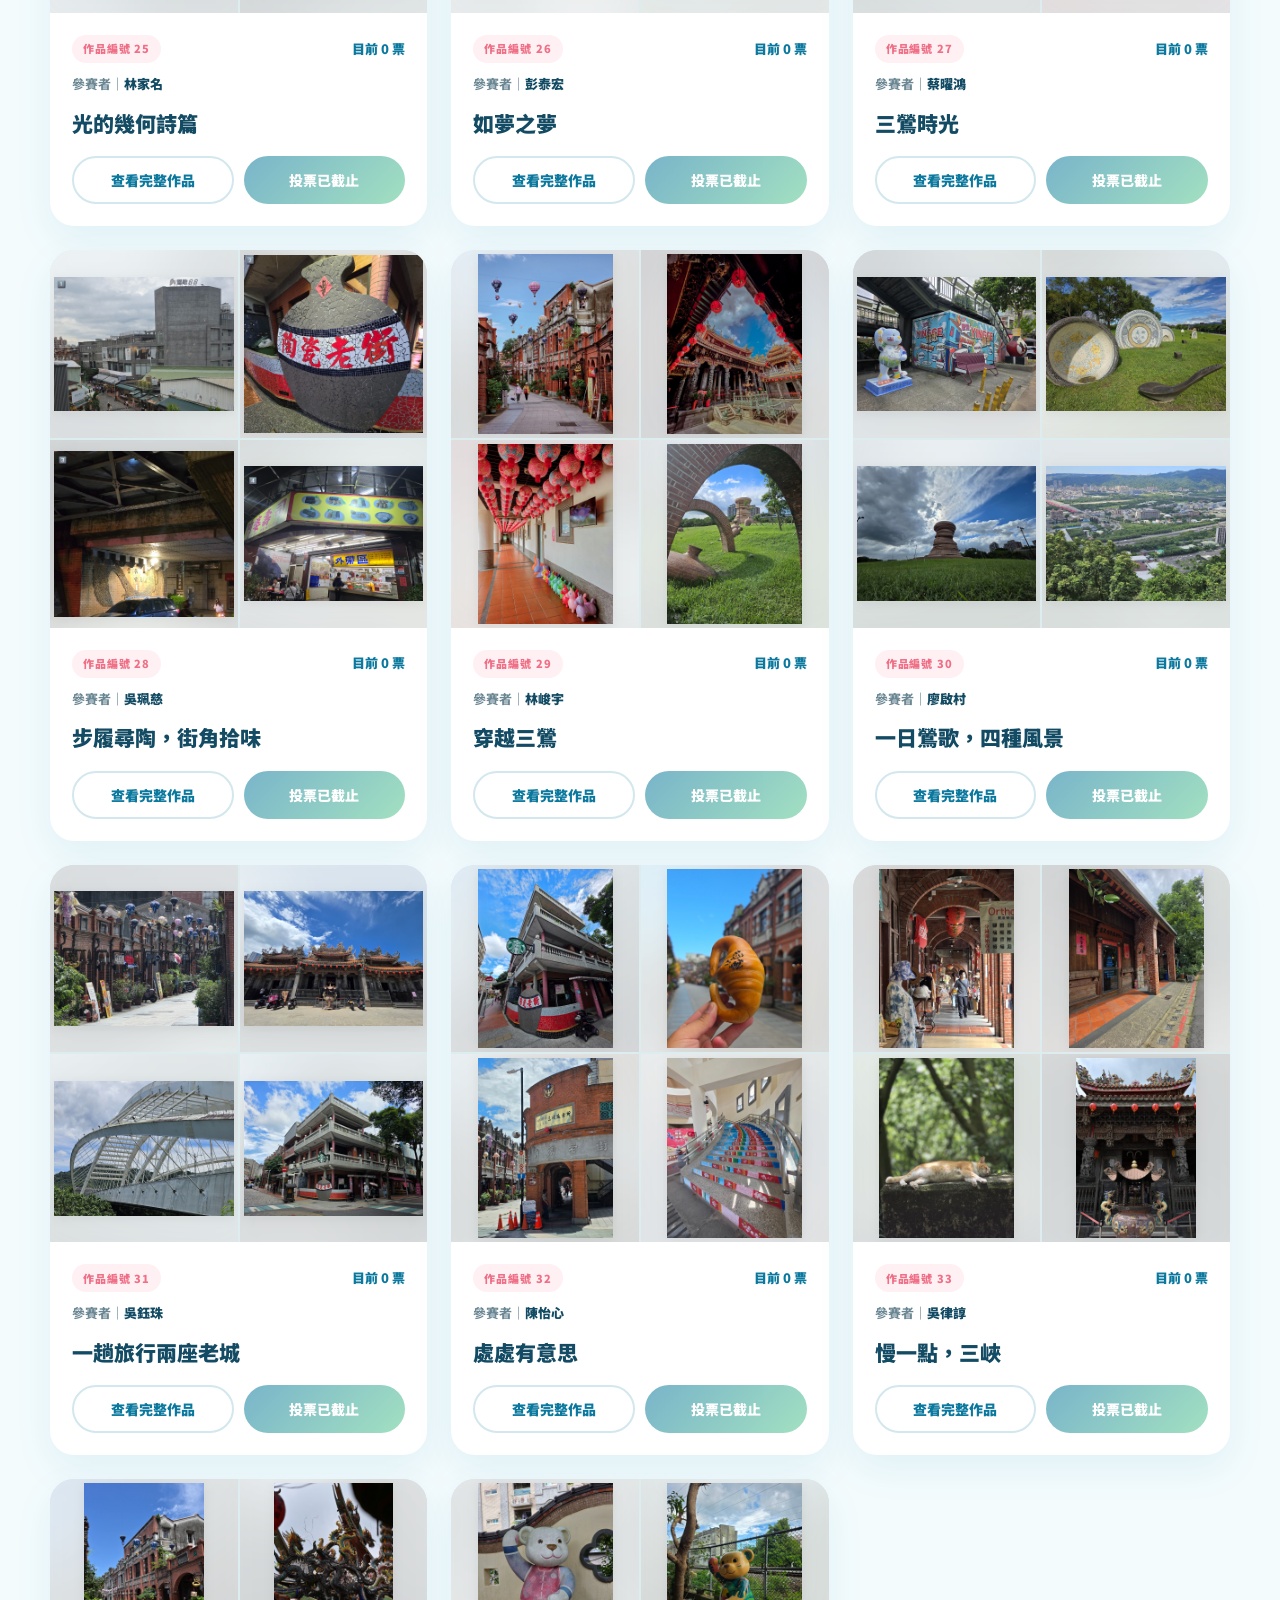
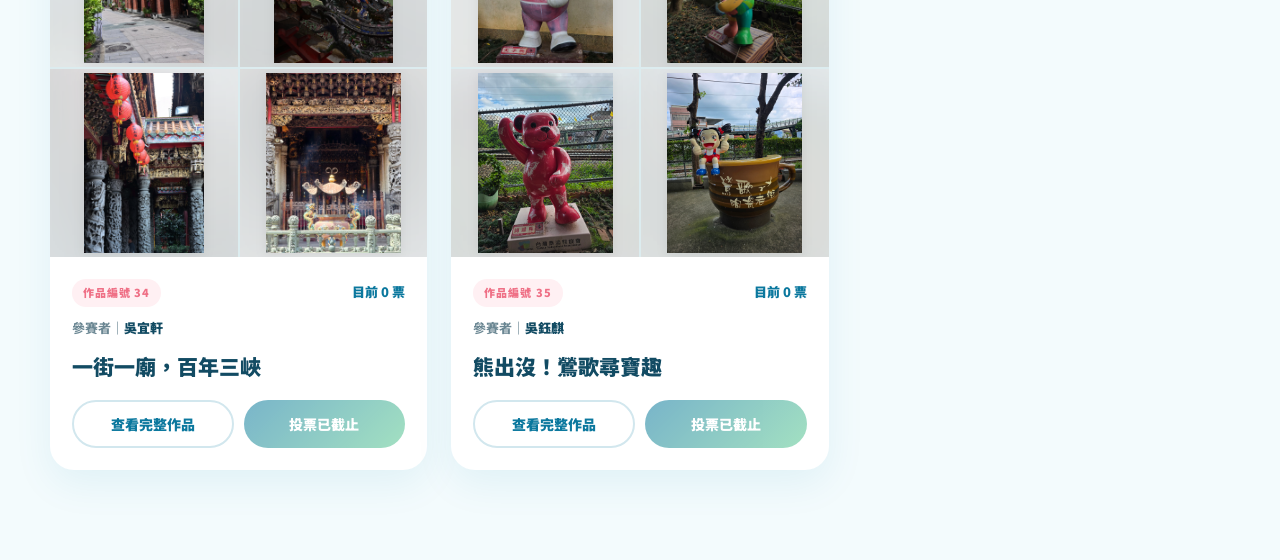
<file: vote.html>
<!doctype html>
<html lang="zh-Hant">
<head>
  <meta charset="UTF-8">
  <meta name="viewport" content="width=device-width, initial-scale=1.0">
  <title>人氣票選｜悠遊三鶯</title>

  <link rel="preconnect" href="https://fonts.googleapis.com">
  <link rel="preconnect" href="https://fonts.gstatic.com" crossorigin>
  <link href="https://fonts.googleapis.com/css2?family=Noto+Sans+TC:wght@400;500;700;900&display=swap" rel="stylesheet">
  <link rel="stylesheet" href="style.css">

  <style>
    :root{
      --vote-blue:#0b789e;
      --vote-deep:#124b63;
      --vote-green:#57c78f;
      --vote-pink:#ef7086;
      --vote-soft:#f3fbfd;
      --vote-text:#5c7f8e;
    }

    body{
      background:var(--vote-soft);
    }

    .vote-page{
      padding:120px 24px 90px;
    }

    .vote-container{
      width:min(1180px,100%);
      margin:0 auto;
    }

    .vote-heading{
      max-width:820px;
      margin:0 auto 38px;
      text-align:center;
    }

    .vote-heading .section-en{
      display:block;
      margin-bottom:8px;
      color:var(--vote-pink);
      font-size:12px;
      font-weight:900;
      letter-spacing:.16em;
    }

    .vote-heading h1{
      margin:0 0 14px;
      color:var(--vote-deep);
      font-size:clamp(38px,6vw,64px);
      line-height:1.15;
      font-weight:900;
    }

    .vote-heading p{
      margin:0 auto;
      max-width:720px;
      color:var(--vote-text);
      font-size:16px;
      line-height:1.85;
    }


    .vote-info-grid{
      display:grid;
      grid-template-columns:repeat(3,minmax(0,1fr));
      gap:16px;
      margin:0 auto 22px;
    }

    .vote-info-card{
      padding:20px 22px;
      border:1px solid rgba(11,120,158,.12);
      border-radius:20px;
      background:#fff;
      box-shadow:0 12px 28px rgba(10,93,126,.06);
    }

    .vote-info-card h3{
      margin:0 0 10px;
      color:var(--vote-deep);
      font-size:18px;
      font-weight:900;
    }

    .vote-info-card p{
      margin:0;
      color:#557987;
      font-size:14px;
      line-height:1.75;
    }

    .vote-score-list{
      margin:10px 0 0;
      padding-left:20px;
      color:#557987;
      font-size:14px;
      line-height:1.75;
    }

    .vote-score-list strong{
      color:var(--vote-deep);
    }


    .vote-window-status{
      display:flex;
      align-items:center;
      justify-content:space-between;
      gap:18px;
      max-width:880px;
      margin:0 auto 18px;
      padding:16px 20px;
      border-radius:18px;
      background:#fff;
      border:1px solid rgba(11,120,158,.10);
      box-shadow:0 10px 26px rgba(10,93,126,.05);
    }

    .vote-window-status strong{
      color:var(--vote-deep);
      font-size:16px;
      font-weight:900;
    }

    .vote-window-status span{
      flex:0 0 auto;
      padding:8px 12px;
      border-radius:999px;
      font-size:12px;
      font-weight:900;
    }

    .vote-window-status.is-upcoming span{
      background:#fff3c8;
      color:#9a6d00;
    }

    .vote-window-status.is-open span{
      background:#e8f8ef;
      color:#17804b;
    }

    .vote-window-status.is-closed span{
      background:#fff0f0;
      color:#b84444;
    }

    .vote-status{
      display:flex;
      align-items:center;
      justify-content:space-between;
      gap:20px;
      max-width:880px;
      margin:0 auto 42px;
      padding:20px 24px;
      border:1px solid rgba(11,120,158,.08);
      border-radius:20px;
      background:#fff;
      box-shadow:0 14px 35px rgba(10,93,126,.07);
    }

    .vote-status strong{
      display:block;
      margin-bottom:5px;
      color:var(--vote-deep);
      font-size:18px;
    }

    .vote-status p{
      margin:0;
      color:var(--vote-text);
      font-size:14px;
      line-height:1.65;
    }

    .vote-status-badge{
      flex:0 0 auto;
      padding:9px 14px;
      border-radius:999px;
      background:#fff3c8;
      color:#9a6d00;
      font-size:13px;
      font-weight:900;
    }


    .line-login-button{flex:0 0 auto;min-height:44px;padding:0 20px;border:0;border-radius:999px;background:#06c755;color:#fff;font-family:inherit;font-size:14px;font-weight:900;cursor:pointer;box-shadow:0 8px 20px rgba(6,199,85,.18)}
    .line-login-button[disabled]{cursor:wait;opacity:.65}
    .vote-status-badge.is-login{background:#e8f8ef;color:#17804b}
    .vote-status-badge.is-error{background:#fff0f0;color:#b84444}

    .works-title{
      display:flex;
      align-items:end;
      justify-content:space-between;
      gap:16px;
      margin-bottom:18px;
    }

    .works-title h2{
      margin:0;
      color:var(--vote-deep);
      font-size:28px;
      font-weight:900;
    }

    .works-title span{
      color:#7898a5;
      font-size:13px;
    }

    .works-grid{
      display:grid;
      grid-template-columns:repeat(3,minmax(0,1fr));
      gap:24px;
    }

    .work-card{
      overflow:hidden;
      border-radius:24px;
      background:#fff;
      box-shadow:0 14px 38px rgba(8,125,167,.08);
      transition:transform .2s ease,box-shadow .2s ease;
    }

    .work-card:hover{
      transform:translateY(-3px);
      box-shadow:0 18px 42px rgba(8,125,167,.12);
    }

    .work-collage{
      display:grid;
      grid-template-columns:1fr 1fr;
      gap:2px;
      background:#dcecef;
      cursor:pointer;
    }

    .work-thumb{
      position:relative;
      aspect-ratio:1 / 1;
      overflow:hidden;
      display:flex;
      align-items:center;
      justify-content:center;
      background:#eef6f8;
      padding:4px;
    }

    .work-thumb-bg{
      position:absolute;
      inset:-28px;
      background-image:var(--thumb-bg);
      background-position:center;
      background-size:cover;
      filter:blur(26px) saturate(.72);
      opacity:.26;
      transform:scale(1.22);
    }

    .work-thumb::after{
      content:"";
      position:absolute;
      inset:0;
      background:rgba(255,255,255,.34);
      pointer-events:none;
    }

    .work-thumb img{
      position:relative;
      z-index:1;
      width:100%;
      height:100%;
      object-fit:contain;
      display:block;
      filter:drop-shadow(0 2px 6px rgba(0,0,0,.06));
    }

    .work-card-body{
      padding:22px;
    }


    .work-meta-row{
      display:flex;
      align-items:center;
      justify-content:space-between;
      gap:12px;
      margin-bottom:10px;
    }

    .work-votes{
      color:var(--vote-blue);
      font-size:13px;
      font-weight:900;
      white-space:nowrap;
    }

    .work-number{
      display:inline-flex;
      align-items:center;
      min-height:28px;
      padding:0 11px;
      border-radius:999px;
      background:#fff0f3;
      color:var(--vote-pink);
      font-size:11px;
      font-weight:900;
      letter-spacing:.08em;
    }

    .work-author{
      margin:0 0 8px;
      color:#6b8793;
      font-size:13px;
      font-weight:700;
    }

    .work-author strong{
      color:var(--vote-deep);
      font-weight:900;
    }

    .work-card h3{
      margin:12px 0 18px;
      color:var(--vote-deep);
      font-size:21px;
      line-height:1.45;
      font-weight:900;
    }

    .work-actions{
      display:grid;
      grid-template-columns:1fr 1fr;
      gap:10px;
    }

    .work-detail-button,
    .vote-button{
      min-height:48px;
      padding:0 14px;
      border-radius:999px;
      font-family:inherit;
      font-size:14px;
      font-weight:900;
      cursor:pointer;
    }

    .work-detail-button{
      border:2px solid #d2e7ee;
      background:#fff;
      color:var(--vote-blue);
    }

    .vote-button{
      border:0;
      background:linear-gradient(135deg,var(--vote-blue),var(--vote-green));
      color:#fff;
    }


    .vote-button.is-voted{
      background:#e8f8ef;
      color:#17804b;
      box-shadow:none;
    }

    .vote-button[disabled]{
      cursor:not-allowed;
      opacity:.55;
    }

    /* 作品完整內容彈窗 */
    .work-modal{
      position:fixed;
      inset:0;
      z-index:9999;
      display:none;
      align-items:center;
      justify-content:center;
      padding:24px;
    }

    .work-modal.is-open{
      display:flex;
    }

    .work-modal-backdrop{
      position:absolute;
      inset:0;
      background:rgba(6,33,44,.72);
      backdrop-filter:blur(6px);
    }

    .work-modal-dialog{
      position:relative;
      z-index:1;
      width:min(980px,100%);
      max-height:90vh;
      overflow:auto;
      border-radius:26px;
      background:#fff;
      box-shadow:0 30px 90px rgba(0,0,0,.28);
    }

    .work-modal-close{
      position:sticky;
      top:14px;
      float:right;
      z-index:5;
      width:42px;
      height:42px;
      margin:14px 14px -56px 0;
      border:0;
      border-radius:50%;
      background:rgba(17,67,86,.92);
      color:#fff;
      font-size:26px;
      line-height:1;
      cursor:pointer;
    }

    .work-modal-inner{
      padding:36px;
    }

    .work-modal-kicker{
      color:var(--vote-pink);
      font-size:12px;
      font-weight:900;
      letter-spacing:.12em;
    }

    .work-modal-author{
      margin:8px 0 4px;
      color:#6b8793;
      font-size:14px;
      font-weight:700;
    }

    .work-modal-author strong{
      color:var(--vote-deep);
      font-weight:900;
    }

    .work-modal h2{
      margin:8px 0 18px;
      padding-right:48px;
      color:var(--vote-deep);
      font-size:clamp(28px,4vw,42px);
      line-height:1.3;
      font-weight:900;
    }

    .work-description{
      margin:0 0 28px;
      color:#557987;
      font-size:15px;
      line-height:1.95;
      white-space:pre-line;
    }

    .work-photo-list{
      display:grid;
      gap:20px;
    }

    .work-photo-item{
      overflow:hidden;
      border-radius:18px;
      background:#f5fafb;
    }

    .work-photo-item img{
      display:block;
      width:100%;
      height:auto;
      max-height:76vh;
      object-fit:contain;
      background:#eef6f8;
    }

    .work-photo-title{
      display:none;
      padding:12px 16px 14px;
      color:var(--vote-deep);
      font-size:14px;
      font-weight:800;
    }

    .work-photo-title.has-title{
      display:block;
    }

    .modal-vote-wrap{
      margin-top:28px;
      text-align:center;
    }

    .modal-vote-wrap .vote-button{
      width:min(360px,100%);
      min-height:54px;
      font-size:15px;
    }

    body.work-modal-open{
      overflow:hidden;
    }


    .vote-toast{
      position:fixed;
      left:50%;
      bottom:28px;
      z-index:12000;
      transform:translate(-50%,20px);
      max-width:min(520px,calc(100% - 32px));
      padding:14px 18px;
      border-radius:14px;
      background:rgba(18,75,99,.96);
      color:#fff;
      font-size:14px;
      font-weight:800;
      line-height:1.6;
      box-shadow:0 16px 40px rgba(0,0,0,.2);
      opacity:0;
      pointer-events:none;
      transition:.22s ease;
    }
    .vote-toast.is-show{opacity:1;transform:translate(-50%,0)}
    .vote-toast.is-error{background:rgba(176,61,61,.96)}

    @media(max-width:900px){
      .vote-info-grid{
        grid-template-columns:1fr;
      }

      .works-grid{
        grid-template-columns:repeat(2,minmax(0,1fr));
      }
    }

    @media(max-width:640px){
      .vote-page{
        padding:100px 16px 65px;
      }

      .vote-window-status,
      .vote-status{
        align-items:flex-start;
        flex-direction:column;
      }

      .works-grid{
        grid-template-columns:1fr;
      }

      .work-actions{
        grid-template-columns:1fr;
      }

      .work-modal{
        padding:10px;
      }

      .work-modal-inner{
        padding:26px 18px 22px;
      }
    }
  </style>
</head>

<body>
  <header class="site-header">
    <div class="header-inner">
      <a class="logo" href="index.html" aria-label="悠遊三鶯首頁">
        <img class="site-logo-image" src="images/logo.png" alt="悠遊三鶯">
      </a>

      <button class="menu-toggle" type="button" aria-label="開啟選單" aria-controls="main-nav" aria-expanded="false">
        <span></span><span></span><span></span>
      </button>

      <nav class="main-nav" id="main-nav">
        <a href="index.html#news">最新消息</a>
        <a href="index.html#about">活動介紹</a>
        <a href="index.html#events">系列活動</a>
        <a href="index.html#shops">合作店家優惠</a>
        <a href="index.html#photo">攝影比賽專區</a>
        <a href="index.html#video">影音專區</a>
      </nav>
    </div>
  </header>

  <main class="vote-page">
    <div class="vote-container">

      <section class="vote-heading">
        <span class="section-en">PHOTO CONTEST VOTE</span>
        <h1>我的四格旅行<br>人氣票選</h1>
        <p>
          每組作品由 4 張照片共同呈現一段三鶯旅行故事。
          欣賞完整作品後，登入 LINE 為喜歡的作品投票，每人每日可投 3 票。
        </p>
      </section>

      <section class="vote-info-grid" aria-label="人氣票選資訊">
        <article class="vote-info-card">
          <h3>投票期間</h3>
          <p>2026/9/4（五）— 2026/9/13（日）</p>
        </article>

        <article class="vote-info-card">
          <h3>投票方式</h3>
          <p>使用 LINE 登入後，每人每日可投 3 票；每件作品每日僅限投 1 次。</p>
        </article>

        <article class="vote-info-card">
          <h3>票數說明</h3>
          <p>人氣票選結果將作為評選加分依據：</p>
          <ul class="vote-score-list">
            <li><strong>第一名</strong>｜總平均分 +5 分</li>
            <li><strong>第二名</strong>｜總平均分 +4 分</li>
            <li><strong>第三名</strong>｜總平均分 +3 分</li>
            <li><strong>第四名</strong>｜總平均分 +2 分</li>
            <li><strong>第五名</strong>｜總平均分 +1 分</li>
            <li><strong>第六名（含）以後</strong>｜不加分</li>
          </ul>
          <p style="margin-top:10px;">票數將依系統紀錄為準，主辦單位保留審核權利。</p>
        </article>
      </section>

      <section class="vote-window-status is-upcoming" id="vote-window-status">
        <strong id="vote-window-text">投票將於 2026/9/4 00:00 開放</strong>
        <span id="vote-window-badge">尚未開始</span>
      </section>

      <section class="vote-status">
        <div>
          <strong id="login-status-title">正在確認 LINE 登入狀態…</strong>
          <p id="login-status-text">請稍候，系統正在確認你的登入狀態。</p>
        </div>
        <button class="line-login-button" id="line-login-button" type="button" hidden>使用 LINE 登入</button>
        <span class="vote-status-badge" id="login-status-badge">確認中</span>
      </section>

      <div class="works-title">
        <h2>參賽作品</h2>
        <span>共 35 組參賽作品</span>
      </div>

      <section class="works-grid" id="works-grid"></section>
    </div>
  </main>

  <div class="work-modal" id="work-modal" aria-hidden="true">
    <div class="work-modal-backdrop" data-close-work-modal></div>

    <section class="work-modal-dialog" role="dialog" aria-modal="true" aria-labelledby="work-modal-title">
      <button class="work-modal-close" type="button" aria-label="關閉作品" data-close-work-modal>×</button>

      <div class="work-modal-inner">
        <span class="work-modal-kicker" id="work-modal-number"></span>
        <p class="work-modal-author" id="work-modal-author"></p>
        <h2 id="work-modal-title"></h2>
        <p class="work-description" id="work-modal-description"></p>

        <div class="work-photo-list" id="work-modal-photos"></div>

        <div class="modal-vote-wrap">
          <button class="vote-button" id="modal-vote-button" type="button">LINE 登入後投這一票</button>
        </div>
      </div>
    </section>
  </div>

  <div class="vote-toast" id="vote-toast" role="status" aria-live="polite"></div>

  <script>
    /* ==========================
       作品資料
       35 組作品資料
    ========================== */
    const works = [
      {
        id: "work01",
        number: "01",
        participant: "崔淑苓",
        title: "捷運三鶯線的三峽地標－台北大學",
        voteCount: 0,
        description: "從三峽捷運線開通之後，觀光客假日擠在三峽老街，其實在三峽老街附近，還有一個台北大學，是一所藏著許多裝置藝術的寶藏學府。\n\n在校園裡，除了風光明媚的心湖，以及深受小朋友喜愛的黑天鵝之外，近年也陸續設置了許多裝置藝術，讓漫步校園的過程多了幾分浪漫與藝術氣息。\n\n如果來到三峽老街吃飽喝足，不妨再走進台北大學，慢慢欣賞這座校園裡的藝術風景，讓一趟三峽旅行，不只停留在美食與老街，也多一份心靈上的收穫。",
        photos: [
          { src: "images/works/work01-01.jpg", title: "" },
          { src: "images/works/work01-02.jpg", title: "" },
          { src: "images/works/work01-03.jpg", title: "" },
          { src: "images/works/work01-04.jpg", title: "" }
        ]
      },
      {
        id: "work02",
        number: "02",
        participant: "張淑娟",
        title: "三鶯解謎",
        voteCount: 0,
        description: "在充滿遊客與在地人的熱鬧小鎮，跟著主辦單位的謎題一同探索三鶯，是最容易了解當地過去歷史背景的方式。",
        photos: [
          { src: "images/works/work02-01.jpg", title: "" },
          { src: "images/works/work02-02.jpg", title: "" },
          { src: "images/works/work02-03.jpg", title: "" },
          { src: "images/works/work02-04.jpg", title: "" }
        ]
      },
      {
        id: "work03",
        number: "03",
        participant: "廖芷愉",
        title: "漂亮三峽",
        voteCount: 0,
        description: "「731」不只是一條公車路線，也成為串起三峽風景與地方文化的一條線。這組照片記錄了2026年的「猴遊三峽」活動：從街道上駛過的藍色主題公車、夜色裡的裝置，到山林間醒目的大型看板，以及旅宿空間入口可愛的角色立牌，活動視覺被放進城市、自然與日常生活之中。\n\n藍、綠、黃色彩與圓潤的角色造型，讓原本平凡的交通工具與公共空間，變成一場可以被看見、被拍下，也被記住的地方旅行。對我而言，這些畫面有趣的地方，不只是可愛的視覺，而是地方行銷如何透過設計進入居民與旅人的視線：公車帶人移動，看板指引方向，裝置創造停留，而角色則成為共同的視覺記憶。\n\n從白天到夜晚，從道路到山林，再走進室內，四個場景像是一趟縮小版的三峽旅程，也讓我看見一座城市如何用一套鮮明而親切的視覺語言，邀請人重新認識熟悉的地方。",
        photos: [
          { src: "images/works/work03-01.jpg", title: "" },
          { src: "images/works/work03-02.jpg", title: "" },
          { src: "images/works/work03-03.jpg", title: "" },
          { src: "images/works/work03-04.jpg", title: "" }
        ]
      },
      {
        id: "work04",
        number: "04",
        participant: "陳韋綺",
        title: "與小夥伴的小旅行",
        voteCount: 0,
        description: "由小夥伴帶領下的三鶯解謎旅行，沿途看著風景、吃著美食，一路破關斬將，最後找到喵喵及藍狗合影留下紀念。",
        photos: [
          { src: "images/works/work04-01.jpg", title: "" },
          { src: "images/works/work04-02.jpg", title: "" },
          { src: "images/works/work04-03.jpg", title: "" },
          { src: "images/works/work04-04.jpg", title: "" }
        ]
      },
      {
        id: "work05",
        number: "05",
        participant: "陳衍繹",
        title: "慢行三鶯ｘ鏡頭裡的日常詩意",
        voteCount: 0,
        description: "三鶯的魅力，從來不只是熱門景點的打卡瞬間，而是藏在街頭轉角、車窗外流動的風景、公車裡的輕鬆節奏，以及文化空間裡靜靜綻放的色彩與故事。\n\n這組作品以四張照片串聯一趟屬於自己的三鶯慢旅行：從鶯歌街頭守護著旅人的白色神鳥「守望鶯歌」出發，感受在地街景與生活溫度；搭上三鶯線捷運，從車窗望見高架軌道與住宅群交織的現代日常；再轉乘731「悠遊三鶯」彩繪公車，抵達客家文化園區，與可愛的氣球角色一起展開輕鬆的探索；最後走進室內，讓巨大的紙花裝置與白鷺剪影，訴說三鶯人文與自然交織的細膩感動。\n\n透過鏡頭，記錄的不只是風景，更是沿途發現的人情、交通、藝術與生活節奏——這就是我眼中，最真實、最迷人的三鶯印象。",
        photos: [
          { src: "images/works/work05-01.jpg", title: "" },
          { src: "images/works/work05-02.jpg", title: "" },
          { src: "images/works/work05-03.jpg", title: "" },
          { src: "images/works/work05-04.jpg", title: "" }
        ]
      },
      {
        id: "work06",
        number: "06",
        participant: "柯志勝",
        title: "海山夜行",
        voteCount: 0,
        description: "夜幕低垂，新北市美術館在當代光影與在地人文的交織下，展現出別具神韻的夜間姿態，本組作品以「海山夜行」為核心，紀錄人們漫步於三鶯夜色中的夢幻旅程",
        photos: [
          { src: "images/works/work06-01.jpg", title: "海山夜行" },
          { src: "images/works/work06-02.jpg", title: "暖光微醺" },
          { src: "images/works/work06-03.jpg", title: "璀璨花火" },
          { src: "images/works/work06-04.jpg", title: "天光帷幕" }
        ]
      },
      {
        id: "work07",
        number: "07",
        participant: "陳梅君",
        title: "藍天下的祖師廟.香火不滅",
        voteCount: 0,
        description: "藍天下的祖師廟.香火不滅\n\n藍天下,三峽祖師廟的簷角飛揚,石柱蟠龍靜臥。一縷縷清煙自香爐中緩緩升起,與蒼穹相接,似在訴說千年祈願。\n\n門扉兩側的門神威嚴端立,金光隱現,守護著內殿的莊嚴。遊人輕步而入，手持一束線香,目光虔敬。爐中香火綿延不絕,龍首相對,煙霧繚繞,宛如仙氣遊走。\n\n日影斜照,一位白髮長者立於欄前,緩緩插香。青煙裊鳥,映著廟宇金碧,天地之間,唯餘一份寧靜與永恆的敬意。",
        photos: [
          { src: "images/works/work07-01.jpg", title: "" },
          { src: "images/works/work07-02.jpg", title: "" },
          { src: "images/works/work07-03.jpg", title: "" },
          { src: "images/works/work07-04.jpg", title: "" }
        ]
      },
      {
        id: "work08",
        number: "08",
        participant: "何信良",
        title: "北大巡禮",
        voteCount: 0,
        description: "從正門進入北大，印入眼簾的是圖資大樓以及一顆有著北大校徽和國立台北大學六個大字的石頭，然而在圖資大樓後方直走即是北大中心（心湖），接著往左前方走進鳶飛大道，看到的是NTPU及極限運動場，最後在北大後門，鄰近三鶯線的台北大學站，有著美美的兔子裝置藝術",
        photos: [
          { src: "images/works/work08-01.jpg", title: "" },
          { src: "images/works/work08-02.jpg", title: "" },
          { src: "images/works/work08-03.jpg", title: "" },
          { src: "images/works/work08-04.jpg", title: "" }
        ]
      },
      {
        id: "work09",
        number: "09",
        participant: "王世慶",
        title: "三峽睡月.信仰與傳承",
        voteCount: 0,
        description: "此次特別以鏡頭記錄**「三鶯大橋」、「祖師廟之晨」、「賽神豬」與「手拉坯」**四個畫面。從一座橋、一道晨光、一場民俗祭典，到一雙塑造陶土的手，希望透過影像，留下三峽與鶯歌最真實的人文風貌。\n\n照片說明：\n《一橋牽兩城-三鶯大橋》\n晨光灑落大漢溪，三鶯大橋橫跨兩岸，串起三峽與鶯歌。這座橋所連結的，不只是兩地的交通，更是兩座城鎮不同而又彼此輝映的人文風景。\n\n《霞光映古廟—祖師廟之晨》\n晨曦初露，霞光染紅天際，古老的三峽祖師廟在晨光與燈火交映下，更顯莊嚴典雅。廟前居民迎著清晨舒展身心，日常生活與百年信仰在此自然交會。\n\n《酬神祈福—賽神豬》\n三峽清水祖師信仰深植地方民間生活，祭典期間的神豬展示，是過往地方酬神文化中格外醒目的景象。\n\n《掌中歲月—手拉胚的傳承》\n陶土隨著轆轤旋轉，在陶藝師傅雙手的拿捏之間，逐漸有了形體，也有了生命。看似簡單的一推、一拉、一收，凝聚的卻是長年累積的經驗與技藝。",
        photos: [
          { src: "images/works/work09-01.jpg", title: "" },
          { src: "images/works/work09-02.jpg", title: "" },
          { src: "images/works/work09-03.jpg", title: "" },
          { src: "images/works/work09-04.jpg", title: "" }
        ]
      }, 
       {
        id: "work10",
        number: "10",
        participant: "王世慶",
        title: "窯火.藝境.鶯歌情",
        voteCount: 0,
        description: "前言：搭一趟捷運、看一件陶、賞一座館、走一片綠地、訪一座山中寺廟。\n\n照片說明：\n 1.陶都印象—陶瓷博物館\n暮色降臨，陶博館前車流化成一道道紅白光軌。走進館內，可以從陶瓷的原料、製作方式與燒製過程開始認識，再進一，步了解台灣陶瓷產業的發展。\n 2.藝館晨光—新北市美術館\n從高處俯瞰，美術館矗立在城市與綠地之間，現代建築與周邊交通、街廓交織成一幅嶄新的城市風景。未來，旅客可以更輕鬆地搭著三鶯捷運 來到鶯歌，參觀新北市美術館的宏偉建築並欣賞當代藝術。\n3.陶瓷風雲—陶瓷藝術園區\n巨大的陶瓷作品散落在綠地之間，頭頂是風雲變幻的遼闊天空。泥土、青草、陶藝與天光在這裡相遇，也象徵著鶯歌的陶瓷，已經從昔日的民生產業，逐漸走向藝術、創意與美學的新時代。\n4.山寺靈境—碧龍宮\n依山而建，民間又俗稱「龜公廟」，長久以來一直是地方居民重要的信仰中心。廟宇掩映於青山綠意之間，少了市區的喧囂，多了一份清幽與莊嚴。碧龍宮除了宗教意義之外，更增添幾分神祕色彩與人文故事。",
        photos: [
          { src: "images/works/work10-01.jpg", title: "陶都印象" },
          { src: "images/works/work10-02.jpg", title: "藝館晨光" },
          { src: "images/works/work10-03.jpg", title: "陶瓷風雲" },
          { src: "images/works/work10-04.jpg", title: "山寺靈境" }
        ]
      }, 
       {
        id: "work11",
        number: "11",
        participant: "張智葳",
        title: "三鶯美食饗宴之旅",
        voteCount: 0,
        description: "先至【家亨小籠包】享用早餐，再站在【鶯歌石】旁登高望遠一覽三鶯風景，參觀【鶯歌陶瓷博物館】與【新北市美術館】提升藝術涵養後，至24小時不打烊的【阿婆壽司】飽餐一頓。再至【新北市客家文化園區】、【三角湧老街】、【三峽藍染遊客服務中心】、【三峽歷史文物館】了解客家文化，晚餐享用三峽三麵之一的【河南砂鍋手工扯麵】、用佛山山泉水製作的【山泉水手工豆花】，最後攜帶在地特色點心【榕樹下鮮肉包】與【福美軒餅舖-金牛角】賦歸。",
        photos: [
          { src: "images/works/work11-01.jpg", title: "阿婆壽司" },
          { src: "images/works/work11-02.jpg", title: "家亨小籠包" },
          { src: "images/works/work11-03.jpg", title: "榕樹下鮮肉包&河南砂鍋手工扯麵" },
          { src: "images/works/work11-04.jpg", title: "福美軒餅舖-金牛角&山泉水手工豆花" }
        ]
      }, 
       {
        id: "work12",
        number: "12",
        participant: "張智葳",
        title: "三鶯人文藝術之旅",
        voteCount: 0,
        description: "先至【家亨小籠包】享用早餐，再站在【鶯歌石】旁登高望遠一覽三鶯風景，參觀【鶯歌陶瓷博物館】與【新北市美術館】提升藝術涵養後，至24小時不打烊的【阿婆壽司】飽餐一頓。再至【新北市客家文化園區】、【三角湧老街】、【三峽藍染遊客服務中心】、【三峽歷史文物館】了解客家文化，晚餐享用三峽三麵之一的【河南砂鍋手工扯麵】、用佛山山泉水製作的【山泉水手工豆花】，最後攜帶在地特色點心【榕樹下鮮肉包】與【福美軒餅舖-金牛角】賦歸。",
        photos: [
          { src: "images/works/work12-01.jpg", title: "三角湧老街" },
          { src: "images/works/work12-02.jpg", title: "三峽藍染遊客服務中心&三峽歷史文物館" },
          { src: "images/works/work12-03.jpg", title: "新北市客家文化園區&新北市美術館" },
          { src: "images/works/work12-04.jpg", title: "鶯歌陶瓷博物館&鶯歌石" }
        ]
      }, 
       {
        id: "work13",
        number: "13",
        participant: "陳紫純",
        title: "走一趟，再遇見",
        voteCount: 0,
        description: "有些地方，因為太熟悉，反而忘了好好看一眼。從小生活在鶯歌的我，這次從鶯歌火車站出發，搭上三鶯線前往三峽。列車向前，熟悉的風景在窗外流動；抵達三峽老街，藍天下的氣球讓平凡的街景有了新的模樣。回程再次搭上三鶯線，我回到鶯歌，也回到從小就讀的鶯歌國小，在陽光與藍染之間拾起兒時的記憶。原來，旅行不一定要走得很遠，有時只是離開熟悉的地方，再回來一次，就能用不同的眼睛重新看見。這趟旅程走了一圈，我看見了三鶯，也重新看見了記憶裡的自己。",
        photos: [
          { src: "images/works/work13-01.jpg", title: "鶯歌火車站" },
          { src: "images/works/work13-02.jpg", title: "三峽老街" },
          { src: "images/works/work13-03.jpg", title: "三鶯線" },
          { src: "images/works/work13-04.jpg", title: "鶯歌國小藍染" }
        ]
      }, 
       {
        id: "work14",
        number: "14",
        participant: "蘇鴻鈞",
        title: "鏡頭裡的三鶯",
        voteCount: 0,
        description: "橋上看晨彩、老街看歲月、美術館看藝術、市場看人間。\n\n三鶯，其實很近，卻藏著不同的風景。\n\n三角湧大橋，把晨彩框成一幅畫；\n三峽老街，讓古厝、燈火與流光交織成夜的故事；\n新北美術館，以建築線條與夕彩對話；\n傳統市場，則用慢門捕捉最真實的人間煙火。\n\n四個地方，四種風景，\n一個共同的名字——三鶯。\n\n我喜歡拿著相機旅行，因為留下的不只是風景，更是一座城市曾經鮮活的模樣。\n\n三鶯很美，值得慢慢走，也值得慢慢拍。",
        photos: [
          { src: "images/works/work14-01.jpg", title: "" },
          { src: "images/works/work14-02.jpg", title: "" },
          { src: "images/works/work14-03.jpg", title: "" },
          { src: "images/works/work14-04.jpg", title: "" }
        ]
      }, 
       {
        id: "work15",
        number: "15",
        participant: "何信良",
        title: "行遍三鶯",
        voteCount: 0,
        description: "三峽鶯歌兩個地區，可以藉由公車、火車及新開通的三鶯捷運線和731專線來遊玩",
        photos: [
          { src: "images/works/work15-01.jpg", title: "" },
          { src: "images/works/work15-02.jpg", title: "" },
          { src: "images/works/work15-03.jpg", title: "" },
          { src: "images/works/work15-04.jpg", title: "" }
        ]
      }, 
       {
        id: "work16",
        number: "16",
        participant: "潘詩涵",
        title: "光影行跡",
        voteCount: 0,
        description: "三鶯之旅，從老街的一抹復古色彩開始。老相機與「今日放映」的紅、藍、綠海報，像為旅程揭開序幕，也留下屬於舊時光的印記。循著腳步走進彩虹通廊，陽光穿透棚頂，在街道灑下流動的繽紛光影，每跨過一種顏色，心情也隨之轉換。再向前，新北市美術館銀灰色的垂直線條映著藍天，從老街的歷史紋理走入當代建築，看見鶯歌新舊交會的不同風景。午後騎上單車，穿梭於北大校園綠蔭，微風吹過樹梢，一日鮮明的色彩逐漸沉澱成寧靜的綠。從舊時光到新風景，循著光影前行，也收藏了一日悠遊的行跡。",
        photos: [
          { src: "images/works/work16-01.jpg", title: "" },
          { src: "images/works/work16-02.jpg", title: "" },
          { src: "images/works/work16-03.jpg", title: "" },
          { src: "images/works/work16-04.jpg", title: "" }
        ]
      }, 
       {
        id: "work17",
        number: "17",
        participant: "林鴻銘",
        title: "走進藝境",
        voteCount: 0,
        description: "走進三鶯，藝術不只存在於展覽作品之中，也融入建築、自然與人們的日常。以新北市立美術館為起點，我透過不同角度捕捉光影、線條與空間的變化：藝術裝置在陽光下與草地交織，行走的人影讓巨大的空間有了尺度，而建築、水道與綠意則共同構成三鶯獨特的藝文風景。最後，兩個牽手前行的身影走進彩色廊道，也象徵著一趟旅行從「看見」走向「感受」。對我而言，攝影不只是記錄一座建築，而是尋找人與空間相遇的瞬間，讓三鶯的藝術風景，在每一次觀看中呈現不同的樣貌。",
        photos: [
          { src: "images/works/work17-01.jpg", title: "" },
          { src: "images/works/work17-02.jpg", title: "" },
          { src: "images/works/work17-03.jpg", title: "" },
          { src: "images/works/work17-04.jpg", title: "" }
        ]
      }, 
       {
        id: "work18",
        number: "18",
        participant: "林玟妤",
        title: "跟著我，去美術館旅行",
        voteCount: 0,
        description: "我覺得旅行不一定要去很遠的地方，只要到了沒去過的地方，就會有新的發現。這次來到新北市立美術館，我帶著小小旅人一起參觀，從玻璃倒影、建築線條，到戶外的藝術作品，我用不同的角度拍下看到的風景。原本以為美術館只是看展覽的地方，實際走進來後，才發現建築、天空、光影和人都可以成為照片的一部分。四張照片就像四個旅行中的小片段，記錄著我們一起探索、一起發現的過程。對我來說，這趟旅行不只是去了美術館，也留下了一段和家人一起度過的美好回憶。",
        photos: [
          { src: "images/works/work18-01.jpg", title: "" },
          { src: "images/works/work18-02.jpg", title: "" },
          { src: "images/works/work18-03.jpg", title: "" },
          { src: "images/works/work18-04.jpg", title: "" }
        ]
      }, 
       {
        id: "work19",
        number: "19",
        participant: "邱湘盈",
        title: "夜遊三峽老街",
        voteCount: 0,
        description: "漫步在雨後的三峽老街，微風拂過，夜裡的街道褪去白日的喧鬧，在一盞盞暖黃燈火映照下，顯得格外寧靜而溫暖。紅磚街屋沿著道路延伸，古樸的建築與現代店家交織，彷彿在夜色中訴說著三峽一路走來的歷史。街道上，行人與朋友談笑、騎士緩緩經過，金牛角店家熱情招呼著往來客人；不遠處的祖師廟，仍有不同年齡的信徒虔誠參拜。從街道、店家到廟宇，夜晚的三峽不只是旅人的目的地，也承載著在地人的日常。這趟夜遊，讓我看見三峽老街在燈火下不同於白日的溫柔與生命力。",
        photos: [
          { src: "images/works/work19-01.jpg", title: "" },
          { src: "images/works/work19-02.jpg", title: "" },
          { src: "images/works/work19-03.jpg", title: "" },
          { src: "images/works/work19-04.jpg", title: "" }
        ]
      }, 
       {
        id: "work20",
        number: "20",
        participant: "林于玄",
        title: "觀察藍色毛毛蟲之旅",
        voteCount: 0,
        description: "三鶯線的終點站，也就是鶯桃福德站，距離離我家走路只要10分鐘，在暑假前那是我特別期待完成的一項工程，藍色的毛毛蟲帶著我從鶯歌走到充滿故事的三峽，一路上看到有人在鶯歌車站的悠遊三鷹等車，再到看見有人拿著香噴噴的牛角麵包走進了車廂，讓我吸一口氣就知道到是哪一站了。可是，帶著我一路的藍色毛毛蟲卻到了頂埔，就獨自往雨中走去了",
        photos: [
          { src: "images/works/work20-01.jpg", title: "悠遊三鶯" },
          { src: "images/works/work20-02.jpg", title: "鶯歌車站" },
          { src: "images/works/work20-03.jpg", title: "藍色毛毛蟲進站" },
          { src: "images/works/work20-04.jpg", title: "再見毛毛蟲" }
        ]
      },
       {
        id: "work21",
        number: "21",
        participant: "潘詩穎",
        title: "一磚一藝",
        voteCount: 0,
        description: "一磚一瓦、一針一線，都是時間留下的文化印記。旅程從客家工藝鮮明細緻的花卉與蝶形作品開始，看見傳統技藝如何以雙手延續；走入幽深的紅磚窯道，斑駁磚牆與明暗交界，留下歲月與昔日製陶工法的痕跡。再循著光，抬頭望見高掛於木構屋架間的紅燈籠，暖光映照傳統空間，也讓老建築有了新的生命。最後回到陶瓷老街，連綿的紅磚立面、石材窗框與街屋細節，將過往技藝融入今日街景。從手中成形的工藝，到一磚一瓦築起的街道，光影穿梭其間，照見的不只是建築與器物，更是一代代匠人留下、至今仍持續流動的文化軌跡。",
        photos: [
          { src: "images/works/work21-01.jpg", title: "" },
          { src: "images/works/work21-02.jpg", title: "" },
          { src: "images/works/work21-03.jpg", title: "" },
          { src: "images/works/work21-04.jpg", title: "" }
        ]
      }, 
       {
        id: "work22",
        number: "22",
        participant: "何怡慧",
        title: "漫遊鶯歌",
        voteCount: 0,
        description: "古色古香的鶯歌有著鶯歌與陶瓷老街，老街上有著陶館，會噴煙的唷！鶯歌還有去年正式開幕的新北美術館以及三鶯之心，可以來欣賞！",
        photos: [
          { src: "images/works/work22-01.jpg", title: "" },
          { src: "images/works/work22-02.jpg", title: "" },
          { src: "images/works/work22-03.jpg", title: "" },
          { src: "images/works/work22-04.jpg", title: "" }
        ]
      }, 
       {
        id: "work23",
        number: "23",
        participant: "洪莉容",
        title: "《他的高度，三鶯的風景》",
        voteCount: 0,
        description: "原本為了喜歡的創作者 A ee mi 筆下的「喵喵與藍狗」來到鶯歌，卻因颱風過後，期待的氣球裝置洩了氣，也錯過了想收藏的紀念品。正失落時，兒子卻鑽進藍狗公車，開心地說要當司機，還隔著窗對我比了一顆愛心。\n\n一位熱情的奶奶告訴我們：「後面還有花園可以看。」於是我們繼續往裡走。孩子遇見最喜歡的土地公，好奇地探頭張望；到了鶯歌陶瓷博物館，又在親子手作中捏企鵝、做小車，最後滿足地趴在陶藝設施上玩耍。\n\n這趟旅行沒有照著期待發生，卻因孩子的好奇、陌生人的善意與一次次停留，讓原本失落的我，看見了另一種鶯歌。",
        photos: [
          { src: "images/works/work23-01.jpg", title: "發現" },
          { src: "images/works/work23-02.jpg", title: "同行" },
          { src: "images/works/work23-03.jpg", title: "靠近" },
          { src: "images/works/work23-04.jpg", title: "感受" }
        ]
      }, 
       {
        id: "work24",
        number: "24",
        participant: "何怡慧",
        title: "文化三峽",
        voteCount: 0,
        description: "三峽是新北的古文化地區，一開始由歷史文物館開啟文化之旅，在旁邊的即是三峽國小，走一下下來到老街上，清水祖師廟莊嚴的佇立在此，最後搭公車來到客家文化園區，完成了美妙的旅程",
        photos: [
          { src: "images/works/work24-01.jpg", title: "" },
          { src: "images/works/work24-02.jpg", title: "" },
          { src: "images/works/work24-03.jpg", title: "" },
          { src: "images/works/work24-04.jpg", title: "" }
        ]
      }, 
       {
        id: "work25",
        number: "25",
        participant: "林家名",
        title: "光的幾何詩篇",
        voteCount: 0,
        description: "建築不只是空間，更是一場光影與線條交織的視覺詩篇。天空、玻璃、鋼構與混凝土，在不同角度下形成鮮明的幾何節奏；彩色裝置如跳動的音符，穿梭於冷峻的建築之間。陽光穿透層層結構，投射出變幻的光影，讓靜止的空間產生流動的生命力。四個視角，捕捉建築與光、色彩與時間之間獨特而瞬間的對話。",
        photos: [
          { src: "images/works/work25-01.jpg", title: "" },
          { src: "images/works/work25-02.jpg", title: "" },
          { src: "images/works/work25-03.jpg", title: "" },
          { src: "images/works/work25-04.jpg", title: "" }
        ]
      }, 
       {
        id: "work26",
        number: "26",
        participant: "彭泰宏",
        title: "如夢之夢",
        voteCount: 0,
        description: "新北市美術館，位於以陶瓷工藝聞名世界的鶯歌，銀白色的建築坐落在鶯歌溪與大漢溪匯流處的新生地，取三鶯河岸地帶常見的蘆葦做為設計元素，外牆以高低錯落的管狀線條形塑出蘆葦隨風搖曳的意象。鶯歌區新北市美術館的獨特亮點是其建築設計的倒影效果，彷彿電影「全面啟動」裡，被女主角以念力所摺疊街區的場景。",
        photos: [
          { src: "images/works/work26-01.jpg", title: "" },
          { src: "images/works/work26-02.jpg", title: "" },
          { src: "images/works/work26-03.jpg", title: "" },
          { src: "images/works/work26-04.jpg", title: "" }
        ]
      }, 
       {
        id: "work27",
        number: "27",
        participant: "蔡曜鴻",
        title: "三鶯時光",
        voteCount: 0,
        description: "悠活的騎著Ubike在人文氣息的台北大學，串連著三鶯捷運前往人文氣息的鶯歌美術館，擁有愛與關懷的731公車和有大愛小愛的台鐵，把整個三鶯的交通便利了起來，讓更多人知道三鶯是個悠活慢時光的好地方。",
        photos: [
          { src: "images/works/work27-01.jpg", title: "" },
          { src: "images/works/work27-02.jpg", title: "" },
          { src: "images/works/work27-03.jpg", title: "" },
          { src: "images/works/work27-04.jpg", title: "" }
        ]
      }, 
       {
        id: "work28",
        number: "28",
        participant: "吳珮慈",
        title: "步履尋陶，街角拾味",
        voteCount: 0,
        description: "​漫步鶯歌，隨步履尋訪滿街的陶藝印記；夜幕低垂，在街角品嚐經典的阿婆壽司，拾起最踏實的生活滋味，為這趟探索劃下完美的句點。",
        photos: [
          { src: "images/works/work28-01.jpg", title: "步履" },
          { src: "images/works/work28-02.jpg", title: "尋陶" },
          { src: "images/works/work28-03.jpg", title: "街角" },
          { src: "images/works/work28-04.jpg", title: "拾味" }
        ]
      }, 
       {
        id: "work29",
        number: "29",
        participant: "林峻宇",
        title: "穿越三鶯",
        voteCount: 0,
        description: "​走進三峽，彷彿穿梭於時光的長廊。本組作品《穿越三鶯》以紅磚拱廊、信仰廟宇與陶藝景觀為軸線，記錄在地深厚的歷史底蘊與生活氣息。從熱鬧的老街建築立面、香火繚繞的廟堂光影，到綿延的燈籠走廊與公園裡的磚陶框景，鏡頭穿梭在傳統古蹟與當代景致之間。透過幾何構圖與視角延伸，呈現三鶯地區在歲月淬鍊下的質樸與璀璨，帶領觀者一同在光影交織中，感受這座小鎮歷久彌新的文化脈動與迷人風華",
        photos: [
          { src: "images/works/work29-01.jpg", title: "" },
          { src: "images/works/work29-02.jpg", title: "" },
          { src: "images/works/work29-03.jpg", title: "" },
          { src: "images/works/work29-04.jpg", title: "" }
        ]
      }, 
       {
        id: "work30",
        number: "30",
        participant: "廖啟村",
        title: "一日鶯歌，四種風景",
        voteCount: 0,
        description: "​我的鶯歌旅行，從一句「WELCOME」開始。街角繽紛的色彩，像是這座城市給旅人的第一聲招呼，也開啟了今天的四格旅行。\n\n沿著城市慢慢走，熟悉的陶瓷不再只是櫥窗裡的器皿，巨大的碗盤、湯匙出現在草地上，讓屬於鶯歌的文化變成可以親近、可以拍照，也可以走進其中感受的風景。再往前，草地上的大型地景藝術與天空相接，從不同角度望去，也看見鶯歌在傳統陶藝之外，更年輕、更有想像力的一面。\n\n最後登上高處回望三鶯，眼前的山、河、橋梁與城市交織成一幅完整的風景。這趟旅程沒有刻意追趕景點，而是用四張照片收藏四種不同的鶯歌：街區的熱情、陶瓷的底蘊、藝術的想像，以及山城的遼闊。\n\n四格看似短暫，卻剛好裝下了我眼中的鶯歌，也讓一次旅行，成為四段值得留下的城市記憶。",
        photos: [
          { src: "images/works/work30-01.jpg", title: "" },
          { src: "images/works/work30-02.jpg", title: "" },
          { src: "images/works/work30-03.jpg", title: "" },
          { src: "images/works/work30-04.jpg", title: "" }
        ]
      }, 
       {
        id: "work31",
        number: "31",
        participant: "吳鈺珠",
        title: "一趟旅行兩座老城",
        voteCount: 0,
        description: "​一趟三鶯旅行，我想用四張照片，記錄兩座老城不同的表情。\n\n旅程從橋梁開始，跨越的不只是河岸，也像是串起三峽與鶯歌的一條旅行軸線。走進三峽，紅磚老街把時間慢了下來，斑駁的老屋、街上的招牌與來往的人們，讓百年街區至今仍保有生活的溫度；再走到祖師廟，飛簷、雕刻與香火交織，眼前看見的不只是華麗建築，更是一座城市累積多年的信仰與記憶。\n\n離開三峽，再往鶯歌前進，城市的表情從紅磚與香火，慢慢轉成陶瓷與窯火。陶瓷老街保存著過去，也迎接著新的店家與旅人。",
        photos: [
          { src: "images/works/work31-01.jpg", title: "紅磚老街的時光" },
          { src: "images/works/work31-02.jpg", title: "香火裡的百年日常" },
          { src: "images/works/work31-03.jpg", title: "跨越三鶯" },
          { src: "images/works/work31-04.jpg", title: "走進陶瓷老街的新風景" }
        ]
      }, 
       {
        id: "work32",
        number: "32",
        participant: "陳怡心",
        title: "處處有意思",
        voteCount: 0,
        description: "​旅行最好玩的地方，有時不是抵達了哪個知名景點，而是在散步途中，遇見那些讓人忍不住停下來多看一眼的小風景。\n\n走進鶯歌陶瓷老街，傳統街區裡出現熟悉的星巴克，新與舊沒有衝突，反而成了有趣的城市日常。來到三峽，當然要買一個招牌牛角麵包，乾脆把它舉起來和老街一起合照，讓「吃」也成為旅行記憶的一部分。繼續散步，老街旁的三峽派出所沒有華麗裝飾，卻留下另一種屬於地方的生活風景。\n\n最後來到新北市客家文化園區，圓樓裡的彩繪階梯，以鮮明色彩與花卉圖樣，為這趟散步畫下繽紛的句點。\n\n一間店、一口滋味、一處街角、一段階梯，沒有刻意尋找壯麗風景，卻在三鶯的日常裡，收集到四個最有意思的旅行片段。",
        photos: [
          { src: "images/works/work32-01.jpg", title: "轉角遇見星巴克" },
          { src: "images/works/work32-02.jpg", title: "三峽好味牛角" },
          { src: "images/works/work32-03.jpg", title: "老街派出所也很有故事" },
          { src: "images/works/work32-04.jpg", title: "客家本色好精彩" }
        ]
      }, 
       {
        id: "work33",
        number: "33",
        participant: "吳律諄",
        title: "慢一點，三峽",
        voteCount: 0,
        description: "​走進老街，陽光穿過一座座紅磚拱廊，店家開門做生意，旅人提著剛買的東西從身旁走過。這裡的老建築沒有停在過去，而是陪著人們繼續過著今天的生活。離開熱鬧的街道，轉進一旁的小路，木門、紅磚與老屋讓時間又慢了一些。途中，還遇見一隻躺在樹蔭下熟睡的橘貓。牠什麼也沒做，卻成了這趟旅行裡最讓我記得的一幕——原來旅行不一定要一直趕路，有時候停下來，反而看見更多。",
        photos: [
          { src: "images/works/work33-01.jpg", title: "老街慢行" },
          { src: "images/works/work33-02.jpg", title: "老屋留光" },
          { src: "images/works/work33-03.jpg", title: "午後偷閒" },
          { src: "images/works/work33-04.jpg", title: "百年香火" }
        ]
      }, 
       {
        id: "work34",
        number: "34",
        participant: "吳宜軒",
        title: "一街一廟，百年三峽",
        voteCount: 0,
        description: "​走進三峽老街，紅磚街屋沿著街道整齊延伸，拱廊、山牆與歲月留下的痕跡，在藍天下顯得格外鮮明。沿著老街前行來到祖師廟，鏡頭也從遠處的街景，慢慢靠近建築的細節。從一條街走進一座廟，從一座建築看見一門工藝，再從工藝讀見一座城市。四格影像，留下的不只是三峽的古老風景，也是至今仍在延續的百年日常。",
        photos: [
          { src: "images/works/work34-01.jpg", title: "百年街景" },
          { src: "images/works/work34-02.jpg", title: "屋脊藏龍" },
          { src: "images/works/work34-03.jpg", title: "雕刻歲月 " },
          { src: "images/works/work34-04.jpg", title: "香火之間" }
        ]
      }, 
       {
        id: "work35",
        number: "35",
        participant: "吳鈺麒",
        title: "熊出沒！鶯歌尋寶趣",
        voteCount: 0,
        description: "​來到鶯歌，本來是想逛陶瓷老街，沒想到走著走著，竟然開始了一場「尋熊之旅」。\n\n第一隻熊笑著揮手，像是在跟旅人說：「歡迎來鶯歌！」再往前走，穿著繽紛色彩的熱帶熊出現在鐵道旁；不遠處，粉紅色的蝴蝶熊也加入隊伍。不同造型、不同表情的泰迪熊散落在街區裡，讓原本只是散步逛街的行程，多了一點尋寶的樂趣。\n\n最後遇見的，是一只大到可以坐人的「鶯歌陶瓷老街」茶杯。日常生活裡小小的器皿，在這裡被放大成童趣十足的街頭裝置，也讓人再次想起：這裡可是以陶瓷聞名的鶯歌。",
        photos: [
          { src: "images/works/work35-01.jpg", title: "夫子熊" },
          { src: "images/works/work35-02.jpg", title: "熱帶熊" },
          { src: "images/works/work35-03.jpg", title: "蝴蝶熊 " },
          { src: "images/works/work35-04.jpg", title: "陶瓷老街茶杯裝置" }
        ]
      }, 
    ];

    const grid = document.getElementById("works-grid");
    const modal = document.getElementById("work-modal");
    const modalNumber = document.getElementById("work-modal-number");
    const modalAuthor = document.getElementById("work-modal-author");
    const modalTitle = document.getElementById("work-modal-title");
    const modalDescription = document.getElementById("work-modal-description");
    const modalPhotos = document.getElementById("work-modal-photos");

    const loginStatusTitle = document.getElementById("login-status-title");
    const loginStatusText = document.getElementById("login-status-text");
    const loginStatusBadge = document.getElementById("login-status-badge");
    const lineLoginButton = document.getElementById("line-login-button");
    const modalVoteButton = document.getElementById("modal-vote-button");
    const voteToast = document.getElementById("vote-toast");
    const voteWindowStatus = document.getElementById("vote-window-status");
    const voteWindowText = document.getElementById("vote-window-text");
    const voteWindowBadge = document.getElementById("vote-window-badge");

    const LINE_LOGIN_URL = "https://asia-east1-sanying-photo-vote.cloudfunctions.net/lineLogin";
    const SESSION_STATUS_URL = "https://asia-east1-sanying-photo-vote.cloudfunctions.net/sessionStatus";
    const VOTE_STATS_URL = "https://asia-east1-sanying-photo-vote.cloudfunctions.net/voteStats";
    const VOTE_URL = "https://asia-east1-sanying-photo-vote.cloudfunctions.net/vote";

    let currentSession = "";
    let currentUser = null;
    let activeWorkId = "";
    let todayVoteWorkIds = [];
    let remainingVotes = 3;

    const VOTING_START = new Date("2026-09-04T00:00:00+08:00").getTime();
    const VOTING_END = new Date("2026-09-13T23:59:59+08:00").getTime();
    let votingPhase = "upcoming";


    let toastTimer = null;

    function showVoteToast(message, isError = false) {
      if (!voteToast) return;
      voteToast.textContent = message;
      voteToast.classList.toggle("is-error", isError);
      voteToast.classList.add("is-show");
      clearTimeout(toastTimer);
      toastTimer = setTimeout(() => voteToast.classList.remove("is-show"), 2600);
    }

    function goToLineLogin() {
      const returnUrl = window.location.origin + window.location.pathname;
      const url = new URL(LINE_LOGIN_URL);
      url.searchParams.set("returnUrl", returnUrl);
      window.location.href = url.toString();
    }

    function getVotingPhase(now = Date.now()) {
      if (now < VOTING_START) return "upcoming";
      if (now > VOTING_END) return "closed";
      return "open";
    }

    function updateVotingWindowStatus() {
      votingPhase = getVotingPhase();

      if (!voteWindowStatus || !voteWindowText || !voteWindowBadge) return;

      voteWindowStatus.className = `vote-window-status is-${votingPhase}`;

      if (votingPhase === "upcoming") {
        voteWindowText.textContent = "投票將於 2026/9/4 00:00 開放";
        voteWindowBadge.textContent = "尚未開始";
      } else if (votingPhase === "open") {
        voteWindowText.textContent = "人氣投票進行中｜2026/9/13 23:59 截止";
        voteWindowBadge.textContent = "投票進行中";
      } else {
        voteWindowText.textContent = "人氣投票已於 2026/9/13 23:59 截止";
        voteWindowBadge.textContent = "投票已截止";
      }

      updateVoteButtons();
    }

    function updateVoteButtons() {
      const limitReached = remainingVotes <= 0;

      document.querySelectorAll("[data-vote-work]").forEach(button => {
        const workId = button.dataset.voteWork;
        const alreadyVotedThisWork = todayVoteWorkIds.includes(workId);

        button.classList.remove("is-voted");

        if (votingPhase === "upcoming") {
          button.disabled = true;
          button.textContent = "9/4 00:00 開放投票";
          return;
        }

        if (votingPhase === "closed") {
          button.disabled = true;
          button.textContent = "投票已截止";
          return;
        }

        if (!currentUser) {
          button.disabled = false;
          button.textContent = "LINE 登入後投票";
          return;
        }

        if (alreadyVotedThisWork) {
          button.disabled = true;
          button.textContent = "今日已投這組";
          button.classList.add("is-voted");
          return;
        }

        if (limitReached) {
          button.disabled = true;
          button.textContent = "今日 3 票已投完";
          return;
        }

        button.disabled = false;
        button.textContent = `投這一票（剩 ${remainingVotes} 票）`;
      });

      if (modalVoteButton) {
        const alreadyVotedThisWork = todayVoteWorkIds.includes(activeWorkId);

        modalVoteButton.classList.remove("is-voted");

        if (votingPhase === "upcoming") {
          modalVoteButton.disabled = true;
          modalVoteButton.textContent = "9/4 00:00 開放投票";
        } else if (votingPhase === "closed") {
          modalVoteButton.disabled = true;
          modalVoteButton.textContent = "投票已截止";
        } else if (!currentUser) {
          modalVoteButton.disabled = false;
          modalVoteButton.textContent = "LINE 登入後投這一票";
        } else if (alreadyVotedThisWork) {
          modalVoteButton.disabled = true;
          modalVoteButton.textContent = "今日已投這組";
          modalVoteButton.classList.add("is-voted");
        } else if (limitReached) {
          modalVoteButton.disabled = true;
          modalVoteButton.textContent = "今日 3 票已投完";
        } else {
          modalVoteButton.disabled = false;
          modalVoteButton.textContent = `投這一票（剩 ${remainingVotes} 票）`;
        }
      }
    }

    function updateVoteCountDisplay(workId) {
      const work = works.find(item => item.id === workId);
      if (!work) return;

      document.querySelectorAll(`[data-vote-count="${workId}"]`).forEach(el => {
        el.textContent = `目前 ${Number(work.voteCount || 0).toLocaleString("zh-TW")} 票`;
      });

      if (activeWorkId === workId && modalNumber) {
        modalNumber.textContent =
          `作品編號 ${work.number} ・ 目前 ${Number(work.voteCount || 0).toLocaleString("zh-TW")} 票`;
      }
    }

    async function loadVoteStats() {
      try {
        const response = await fetch(VOTE_STATS_URL, {
          method: "GET",
          cache: "no-store"
        });

        if (!response.ok) return;

        const data = await response.json();
        const counts = data.counts || {};

        works.forEach(work => {
          work.voteCount = Number(counts[work.id] || 0);
          updateVoteCountDisplay(work.id);
        });
      } catch (error) {
        console.error("voteStats error:", error);
      }
    }

    function setLoggedOut(message) {
      currentUser = null;
      todayVoteWorkIds = [];
      remainingVotes = 3;
      loginStatusTitle.textContent = "LINE 登入後即可投票";
      loginStatusText.textContent = message || "登入 LINE 後即可參與人氣票選。";
      loginStatusBadge.textContent = "尚未登入";
      loginStatusBadge.className = "vote-status-badge";
      lineLoginButton.hidden = false;
      updateVoteButtons();
    }

    function setLoggedIn(user) {
      currentUser = user || {};
      todayVoteWorkIds = Array.isArray(currentUser.todayVoteWorkIds)
        ? currentUser.todayVoteWorkIds
        : [];
      remainingVotes = Number.isFinite(currentUser.remainingVotes)
        ? currentUser.remainingVotes
        : Math.max(0, 3 - todayVoteWorkIds.length);
      const name = currentUser.displayName || currentUser.name || "LINE 使用者";
      loginStatusTitle.textContent = name + "，已登入";
      loginStatusText.textContent =
        remainingVotes > 0
          ? `今天可投 3 票，已投 ${3 - remainingVotes} 票，還有 ${remainingVotes} 票；同一作品不可重複投。`
          : "今天的 3 票已全部投完，明天 00:00（台灣時間）可再投 3 票。";
      loginStatusBadge.textContent = "LINE 已登入";
      loginStatusBadge.className = "vote-status-badge is-login";
      lineLoginButton.hidden = true;
      updateVoteButtons();
    }

    async function checkSession() {
      const params = new URLSearchParams(window.location.search);
      const fromUrl = params.get("session");

      if (fromUrl) {
        currentSession = fromUrl;
        sessionStorage.setItem("sanyingVoteSession", fromUrl);
        const clean = new URL(window.location.href);
        clean.searchParams.delete("session");
        history.replaceState({}, document.title, clean.pathname + clean.search + clean.hash);
      } else {
        currentSession = sessionStorage.getItem("sanyingVoteSession") || "";
      }

      if (!currentSession) {
        setLoggedOut();
        return;
      }

      try {
        const response = await fetch(SESSION_STATUS_URL, {
          method: "GET",
          cache: "no-store",
          headers: {
            "Authorization": `Bearer ${currentSession}`
          }
        });
        const data = await response.json();

        if (!response.ok || data.ok === false || data.loggedIn === false || data.authenticated === false) {
          sessionStorage.removeItem("sanyingVoteSession");
          currentSession = "";
          setLoggedOut(data.message || "登入已失效，請重新登入 LINE。");
          return;
        }

        setLoggedIn(data);
      } catch (error) {
        console.error(error);
        loginStatusTitle.textContent = "登入狀態確認失敗";
        loginStatusText.textContent = "目前無法確認登入狀態，請重新使用 LINE 登入。";
        loginStatusBadge.textContent = "請重新登入";
        loginStatusBadge.className = "vote-status-badge is-error";
        lineLoginButton.hidden = false;
      }
    }

    async function handleVoteIntent(workId) {
      activeWorkId = workId || activeWorkId;

      votingPhase = getVotingPhase();

      if (votingPhase === "upcoming") {
        showVoteToast("投票將於 2026/9/4 00:00 開放。", true);
        alert("投票將於 2026/9/4 00:00 開放。");
        return;
      }

      if (votingPhase === "closed") {
        showVoteToast("本次人氣投票已於 2026/9/13 23:59 截止。", true);
        alert("本次人氣投票已於 2026/9/13 23:59 截止。");
        return;
      }

      showVoteToast("已選擇作品，正在準備投票…");

      if (!currentUser) {
        goToLineLogin();
        return;
      }

      if (todayVoteWorkIds.includes(activeWorkId)) {
        showVoteToast("你今天已經投過這件作品了，請選擇其他作品。", true);
        alert("你今天已經投過這件作品了，請選擇其他作品。");
        return;
      }

      if (remainingVotes <= 0) {
        showVoteToast("你今天的 3 票已經全部投完，明天可以再投 3 票。", true);
        alert("你今天的 3 票已經全部投完，明天可以再投 3 票。");
        return;
      }

      const work = works.find(item => item.id === activeWorkId);
      if (!work) return;

      const confirmed = confirm(
        `確定要投給「${work.title}」嗎？\n\n每個 LINE 帳號每天可投 3 票，同一作品不可重複投。\n你目前還有 ${remainingVotes} 票。`
      );

      if (!confirmed) return;

      document.querySelectorAll("[data-vote-work]").forEach(button => {
        button.disabled = true;
      });
      if (modalVoteButton) modalVoteButton.disabled = true;

      try {
        const response = await fetch(VOTE_URL, {
          method: "POST",
          headers: {
            "Content-Type": "application/json",
            "Authorization": `Bearer ${currentSession}`
          },
          body: JSON.stringify({
            workId: activeWorkId
          })
        });

        const data = await response.json().catch(() => ({}));

        if (response.status === 401) {
          sessionStorage.removeItem("sanyingVoteSession");
          currentSession = "";
          setLoggedOut("登入已失效，請重新使用 LINE 登入。");
          alert("登入已失效，請重新登入 LINE。");
          return;
        }

        if (response.status === 409) {
          todayVoteWorkIds = Array.isArray(data.todayVoteWorkIds)
            ? data.todayVoteWorkIds
            : todayVoteWorkIds;
          remainingVotes = Number.isFinite(data.remainingVotes)
            ? data.remainingVotes
            : Math.max(0, 3 - todayVoteWorkIds.length);

          loginStatusText.textContent =
            remainingVotes > 0
              ? `今天可投 3 票，已投 ${3 - remainingVotes} 票，還有 ${remainingVotes} 票；同一作品不可重複投。`
              : "今天的 3 票已全部投完，明天 00:00（台灣時間）可再投 3 票。";

          updateVoteButtons();
          alert(data.message || "今天無法再投這件作品。");
          return;
        }

        if (!response.ok || !data.ok) {
          throw new Error(data.message || "投票失敗");
        }

        todayVoteWorkIds = Array.isArray(data.todayVoteWorkIds)
          ? data.todayVoteWorkIds
          : [...todayVoteWorkIds, activeWorkId];

        remainingVotes = Number.isFinite(data.remainingVotes)
          ? data.remainingVotes
          : Math.max(0, 3 - todayVoteWorkIds.length);

        if (typeof data.voteCount === "number") {
          work.voteCount = data.voteCount;
          updateVoteCountDisplay(work.id);
        } else {
          await loadVoteStats();
        }

        loginStatusText.textContent =
          remainingVotes > 0
            ? `投票成功！今天還有 ${remainingVotes} 票；同一作品不可重複投。`
            : "今日 3 票已全部投完，明天 00:00（台灣時間）可再投 3 票。";

        updateVoteButtons();

        showVoteToast(data.message || "投票成功！");
        alert(data.message || "投票成功！");
      } catch (error) {
        console.error("vote error:", error);
        showVoteToast("投票失敗，請稍後再試。", true);
        alert("投票失敗，請稍後再試。");
        updateVoteButtons();
      }
    }

    lineLoginButton.addEventListener("click", goToLineLogin);

    if (modalVoteButton) {
      modalVoteButton.addEventListener("click", () => handleVoteIntent(activeWorkId));
    }

    /* 使用事件委派，確保動態產生的作品按鈕都能正常點擊 */
    grid.addEventListener("click", (event) => {
      const voteButton = event.target.closest("[data-vote-work]");

      if (voteButton && grid.contains(voteButton)) {
        event.preventDefault();
        event.stopPropagation();
        handleVoteIntent(voteButton.dataset.voteWork);
        return;
      }

      const openButton = event.target.closest("[data-open-work]");

      if (openButton && grid.contains(openButton)) {
        event.preventDefault();
        openWork(openButton.dataset.openWork);
      }
    });

    function renderWorks() {
      grid.innerHTML = works.map(work => `
        <article class="work-card">
          <div class="work-collage" data-open-work="${work.id}" aria-label="查看作品 ${work.number}">
            ${work.photos.map(photo => `
              <div class="work-thumb" style="--thumb-bg:url('${photo.src}')">
                <div class="work-thumb-bg" aria-hidden="true"></div>
                <img src="${photo.src}" alt="${work.title}" loading="lazy" decoding="async">
              </div>
            `).join("")}
          </div>

          <div class="work-card-body">
            <div class="work-meta-row">
              <span class="work-number">作品編號 ${work.number}</span>
              <span class="work-votes" data-vote-count="${work.id}">
                目前 ${Number(work.voteCount || 0).toLocaleString("zh-TW")} 票
              </span>
            </div>
            <p class="work-author">參賽者｜<strong>${work.participant || "未提供"}</strong></p>
            <h3>${work.title}</h3>

            <div class="work-actions">
              <button class="work-detail-button" type="button" data-open-work="${work.id}">
                查看完整作品
              </button>
              <button class="vote-button" type="button" data-vote-work="${work.id}">
                投這一票
              </button>
            </div>
          </div>
        </article>
      `).join("");

      works.forEach(work => updateVoteCountDisplay(work.id));
      updateVoteButtons();
    }

    function openWork(workId) {
      const work = works.find(item => item.id === workId);
      if (!work) return;
      activeWorkId = workId;

      modalNumber.textContent =
        `作品編號 ${work.number} ・ 目前 ${Number(work.voteCount || 0).toLocaleString("zh-TW")} 票`;
      modalAuthor.innerHTML = `參賽者｜<strong>${work.participant || "未提供"}</strong>`;
      modalTitle.textContent = work.title;
      modalDescription.textContent = work.description;

      modalPhotos.innerHTML = work.photos.map((photo, index) => `
        <figure class="work-photo-item">
          <img src="${photo.src}" alt="${work.title} 第 ${index + 1} 張照片">
          <figcaption class="work-photo-title ${photo.title ? "has-title" : ""}">
            ${photo.title || ""}
          </figcaption>
        </figure>
      `).join("");

      modal.classList.add("is-open");
      modal.setAttribute("aria-hidden", "false");
      document.body.classList.add("work-modal-open");
      updateVoteButtons();
    }

    function closeWork() {
      modal.classList.remove("is-open");
      modal.setAttribute("aria-hidden", "true");
      document.body.classList.remove("work-modal-open");
    }

    document.querySelectorAll("[data-close-work-modal]").forEach(button => {
      button.addEventListener("click", closeWork);
    });

    document.addEventListener("keydown", event => {
      if (event.key === "Escape" && modal.classList.contains("is-open")) {
        closeWork();
      }
    });

    /* 手機導覽列 */
    const menuToggle = document.querySelector(".menu-toggle");
    const mainNav = document.querySelector(".main-nav");

    if (menuToggle && mainNav) {
      menuToggle.addEventListener("click", () => {
        const isOpen = mainNav.classList.toggle("is-open");
        menuToggle.classList.toggle("is-active", isOpen);
        menuToggle.setAttribute("aria-expanded", String(isOpen));
      });
    }


    updateVotingWindowStatus();
    setInterval(updateVotingWindowStatus, 30000);

    renderWorks();
    loadVoteStats();
    checkSession();
  </script>
</body>
</html>
</file>
<file: style.css>
/* ========================================
   基礎設定
======================================== */

:root {
  --blue: #087da7;
  --blue-dark: #065b7e;
  --blue-light: #dff6ff;
  --sky: #61c9e6;
  --green: #51cf89;
  --pink: #ff6685;
  --pink-dark: #ef4e70;
  --yellow: #ffe875;
  --white: #ffffff;
  --text: #155f7d;
  --text-dark: #114c65;
  --muted: #608293;
  --line: rgba(8, 125, 167, 0.14);
  --soft-bg: #effaff;
  --shadow: 0 20px 55px rgba(11, 101, 138, 0.12);
  --radius-large: 34px;
  --radius-medium: 22px;
  --radius-small: 14px;
}

* {
  box-sizing: border-box;
}

html {
  scroll-behavior: smooth;
  scroll-padding-top: 78px;
}

body {
  margin: 0;
  padding: 0;
  overflow-x: hidden;
  color: var(--text);
  background: var(--white);
  font-family: "Noto Sans TC", sans-serif;
  line-height: 1.75;
}

body,
button,
a {
  font-family: "Noto Sans TC", sans-serif;
}

img {
  max-width: 100%;
}

a {
  color: inherit;
}

button {
  border: 0;
}

main {
  width: 100%;
}

.container {
  width: min(1180px, calc(100% - 48px));
  margin: 0 auto;
}

/* ========================================
   導覽列
======================================== */

.site-header {
  position: sticky;
  top: 0;
  z-index: 1000;
  width: 100%;
  background: rgba(255, 255, 255, 0.96);
  border-bottom: 1px solid var(--line);
  backdrop-filter: blur(16px);
}

.header-inner {
  width: min(1280px, calc(100% - 48px));
  min-height: 76px;
  margin: 0 auto;
  display: flex;
  align-items: center;
  justify-content: space-between;
  gap: 40px;
}

.logo {
  flex-shrink: 0;
  color: var(--blue);
  font-size: 25px;
  font-weight: 900;
  letter-spacing: -0.04em;
  text-decoration: none;
}

.main-nav {
  display: flex;
  align-items: center;
  justify-content: flex-end;
  gap: 26px;
}

.main-nav a {
  position: relative;
  color: var(--text-dark);
  font-size: 14px;
  font-weight: 700;
  white-space: nowrap;
  text-decoration: none;
  transition: color 0.25s ease;
}

.main-nav a::after {
  position: absolute;
  right: 0;
  bottom: -10px;
  left: 0;
  width: 0;
  height: 3px;
  margin: auto;
  border-radius: 20px;
  background: var(--pink);
  content: "";
  transition: width 0.25s ease;
}

.main-nav a:hover {
  color: var(--pink-dark);
}

.main-nav a:hover::after {
  width: 100%;
}

.menu-toggle {
  display: none;
  width: 42px;
  height: 42px;
  padding: 9px;
  background: transparent;
  cursor: pointer;
}

.menu-toggle span {
  display: block;
  width: 100%;
  height: 2px;
  margin: 6px 0;
  border-radius: 20px;
  background: var(--blue);
  transition: transform 0.25s ease, opacity 0.25s ease;
}

/* ========================================
   滿版 Banner
======================================== */

.hero-banner {
  position: relative;
  width: 100%;
  margin: 0;
  overflow: hidden;
  background: var(--sky);
}

.hero-banner img {
  display: block;
  width: 100%;
  height: auto;
}

.scroll-down {
  position: absolute;
  bottom: 22px;
  left: 50%;
  display: flex;
  flex-direction: column;
  align-items: center;
  gap: 7px;
  color: var(--white);
  font-size: 10px;
  font-weight: 700;
  letter-spacing: 0.22em;
  text-decoration: none;
  text-shadow: 0 2px 10px rgba(0, 70, 95, 0.4);
  transform: translateX(-50%);
}

.scroll-down i {
  display: block;
  width: 1px;
  height: 28px;
  background: var(--white);
  animation: scrollLine 1.7s ease-in-out infinite;
}

@keyframes scrollLine {
  0% {
    opacity: 0;
    transform: scaleY(0);
    transform-origin: top;
  }

  45% {
    opacity: 1;
    transform: scaleY(1);
    transform-origin: top;
  }

  55% {
    opacity: 1;
    transform: scaleY(1);
    transform-origin: bottom;
  }

  100% {
    opacity: 0;
    transform: scaleY(0);
    transform-origin: bottom;
  }
}

/* ========================================
   快速資訊
======================================== */

.quick-info {
  position: relative;
  z-index: 3;
  background: var(--blue);
}

.quick-info-inner {
  width: min(1180px, calc(100% - 48px));
  margin: 0 auto;
  display: grid;
  grid-template-columns: repeat(4, 1fr);
}

.quick-info-item {
  position: relative;
  min-height: 120px;
  padding: 27px 30px;
  display: flex;
  flex-direction: column;
  justify-content: center;
  color: var(--white);
}

.quick-info-item + .quick-info-item {
  border-left: 1px solid rgba(255, 255, 255, 0.22);
}

.quick-label {
  margin-bottom: 3px;
  color: rgba(255, 255, 255, 0.7);
  font-size: 12px;
  font-weight: 500;
  letter-spacing: 0.12em;
}

.quick-info-item strong {
  font-size: clamp(18px, 1.5vw, 23px);
  font-weight: 900;
}

/* ========================================
   共用區塊
======================================== */

.section {
  padding: 110px 0;
}

.section-heading {
  margin-bottom: 54px;
}

.section-heading.centered {
  max-width: 760px;
  margin-right: auto;
  margin-bottom: 56px;
  margin-left: auto;
  text-align: center;
}

.section-heading.heading-row,
.heading-row {
  display: flex;
  align-items: flex-end;
  justify-content: space-between;
  gap: 40px;
}

.section-en {
  display: inline-block;
  margin-bottom: 9px;
  color: var(--pink);
  font-size: 13px;
  font-weight: 900;
  letter-spacing: 0.18em;
}

.section-heading h2 {
  margin: 0;
  color: var(--text-dark);
  font-size: clamp(34px, 4vw, 52px);
  font-weight: 900;
  line-height: 1.24;
  letter-spacing: -0.045em;
}

.section-heading p {
  max-width: 700px;
  margin: 16px 0 0;
  color: var(--muted);
  font-size: 16px;
}

.centered p {
  margin-right: auto;
  margin-left: auto;
}

.text-link {
  flex-shrink: 0;
  padding-bottom: 6px;
  color: var(--blue);
  font-size: 14px;
  font-weight: 800;
  text-decoration: none;
  border-bottom: 2px solid var(--blue);
}

.text-link span {
  display: inline-block;
  margin-left: 8px;
  transition: transform 0.2s ease;
}

.text-link:hover span {
  transform: translateX(5px);
}

.button {
  min-height: 50px;
  padding: 12px 26px;
  display: inline-flex;
  align-items: center;
  justify-content: center;
  border-radius: 999px;
  font-size: 15px;
  font-weight: 800;
  text-decoration: none;
  transition: transform 0.25s ease, box-shadow 0.25s ease;
}

.button:hover {
  transform: translateY(-3px);
}

.button-primary {
  color: var(--white);
  background: var(--pink);
  box-shadow: 0 12px 28px rgba(255, 102, 133, 0.26);
}

.button-light {
  color: var(--blue);
  background: var(--white);
}

.button-outline-light {
  color: var(--white);
  border: 2px solid rgba(255, 255, 255, 0.8);
}

/* ========================================
   最新消息
======================================== */

.news-section {
  background: var(--white);
}

.news-list {
  border-top: 2px solid var(--blue);
}

.news-item {
  min-height: 128px;
  padding: 25px 16px;
  display: grid;
  grid-template-columns: 115px 1fr 40px;
  align-items: center;
  gap: 30px;
  border-bottom: 1px solid var(--line);
  text-decoration: none;
  transition: padding 0.25s ease, background 0.25s ease;
}

.news-item:hover {
  padding-right: 28px;
  padding-left: 28px;
  background: var(--soft-bg);
}

.news-item time {
  display: flex;
  flex-direction: column;
  line-height: 1.2;
}

.news-item time span {
  color: var(--blue);
  font-size: 21px;
  font-weight: 900;
}

.news-item time small {
  margin-top: 5px;
  color: var(--muted);
  font-size: 11px;
  font-weight: 700;
  letter-spacing: 0.12em;
}

.news-tag {
  display: inline-flex;
  margin-bottom: 6px;
  padding: 3px 11px;
  border-radius: 999px;
  color: var(--pink-dark);
  background: rgba(255, 102, 133, 0.11);
  font-size: 11px;
  font-weight: 800;
}

.news-content h3 {
  margin: 0;
  color: var(--text-dark);
  font-size: 18px;
  font-weight: 700;
}

.news-arrow {
  color: var(--blue);
  font-size: 25px;
}

/* ========================================
   活動介紹
======================================== */

.about-section {
  position: relative;
  overflow: hidden;
  background: var(--soft-bg);
}

.about-section::before,
.about-section::after {
  position: absolute;
  border-radius: 50%;
  content: "";
}

.about-section::before {
  top: -160px;
  left: -100px;
  width: 350px;
  height: 350px;
  background: rgba(97, 201, 230, 0.16);
}

.about-section::after {
  right: -100px;
  bottom: -180px;
  width: 430px;
  height: 430px;
  background: rgba(81, 207, 137, 0.15);
}

.about-layout {
  position: relative;
  z-index: 2;
  display: grid;
  grid-template-columns: 0.95fr 1.25fr;
  align-items: center;
  gap: 78px;
}

.about-story {
  padding: 48px;
  border-radius: var(--radius-large);
  background: var(--white);
  box-shadow: var(--shadow);
}

.story-label {
  color: var(--pink);
  font-size: 13px;
  font-weight: 900;
}

.about-story h3 {
  margin: 13px 0 24px;
  color: var(--text-dark);
  font-size: clamp(28px, 3vw, 42px);
  font-weight: 900;
  line-height: 1.35;
}

.about-story p {
  margin: 0 0 18px;
  color: var(--muted);
}

.about-story .button {
  margin-top: 15px;
}

.about-cards {
  display: grid;
  grid-template-columns: repeat(2, 1fr);
  gap: 22px;
}

.about-card {
  min-height: 225px;
  padding: 32px;
  border: 1px solid rgba(8, 125, 167, 0.1);
  border-radius: var(--radius-medium);
  background: rgba(255, 255, 255, 0.86);
  transition: transform 0.25s ease, box-shadow 0.25s ease;
}

.about-card:hover {
  transform: translateY(-7px);
  box-shadow: var(--shadow);
}

.about-card > span {
  color: var(--pink);
  font-size: 13px;
  font-weight: 900;
}

.about-card h3 {
  margin: 30px 0 11px;
  color: var(--text-dark);
  font-size: 22px;
  font-weight: 900;
}

.about-card p {
  margin: 0;
  color: var(--muted);
  font-size: 14px;
}

/* ========================================
   系列活動
======================================== */

.events-section {
  background: var(--white);
}

.event-grid {
  display: grid;
  grid-template-columns: 1.25fr 1fr;
  grid-template-rows: repeat(2, 1fr);
  gap: 24px;
}

.event-card {
  position: relative;
  min-height: 310px;
  padding: 40px;
  overflow: hidden;
  display: flex;
  align-items: flex-end;
  border-radius: var(--radius-large);
  color: var(--white);
  box-shadow: var(--shadow);
  transition: transform 0.3s ease;
}

.event-card:hover {
  transform: translateY(-7px);
}

.event-card::before {
  position: absolute;
  inset: 0;
  background:
    radial-gradient(circle at 85% 15%, rgba(255, 255, 255, 0.25), transparent 24%),
    linear-gradient(135deg, rgba(255, 255, 255, 0.12), transparent);
  content: "";
}

.event-main {
  grid-row: span 2;
  min-height: 645px;
  background: linear-gradient(145deg, #0796c3, #54cf8a);
}

.event-bus {
  background: linear-gradient(135deg, #ff6887, #ff9e7b);
}

.event-game {
  background: linear-gradient(135deg, #56bfe6, #7f85ec);
}

.event-number {
  position: absolute;
  top: 18px;
  right: 27px;
  color: rgba(255, 255, 255, 0.2);
  font-size: 78px;
  font-weight: 900;
  line-height: 1;
}

.event-content {
  position: relative;
  z-index: 2;
  max-width: 550px;
}

.event-type {
  font-size: 11px;
  font-weight: 800;
  letter-spacing: 0.18em;
}

.event-content h3 {
  margin: 10px 0 14px;
  font-size: clamp(27px, 3vw, 43px);
  font-weight: 900;
  line-height: 1.25;
}

.event-bus h3,
.event-game h3 {
  font-size: 28px;
}

.event-content p {
  margin: 0 0 22px;
  color: rgba(255, 255, 255, 0.86);
}

.event-content a {
  font-size: 14px;
  font-weight: 800;
  text-decoration: none;
}

/* ========================================
   店家優惠
======================================== */

.shop-section {
  background: #f8fcfe;
}

.shop-grid {
  display: grid;
  grid-template-columns: repeat(3, 1fr);
  gap: 22px;
}

.shop-card {
  position: relative;
  min-height: 250px;
  padding: 32px;
  overflow: hidden;
  border: 1px solid var(--line);
  border-radius: var(--radius-medium);
  background: var(--white);
  transition: transform 0.25s ease, box-shadow 0.25s ease;
}

.shop-card::after {
  position: absolute;
  right: -32px;
  bottom: -42px;
  width: 110px;
  height: 110px;
  border-radius: 50%;
  background: var(--blue-light);
  content: "";
}

.shop-card:hover {
  transform: translateY(-7px);
  box-shadow: var(--shadow);
}

.shop-area {
  display: inline-flex;
  padding: 4px 13px;
  border-radius: 999px;
  color: var(--blue);
  background: var(--blue-light);
  font-size: 11px;
  font-weight: 900;
}

.shop-card h3 {
  margin: 23px 0 10px;
  color: var(--text-dark);
  font-size: 21px;
  font-weight: 900;
}

.shop-card p {
  min-height: 58px;
  margin: 0 0 24px;
  color: var(--muted);
  font-size: 14px;
}

.shop-card a {
  position: relative;
  z-index: 2;
  color: var(--pink-dark);
  font-size: 13px;
  font-weight: 800;
  text-decoration: none;
}

/* ========================================
   攝影比賽
======================================== */

.photo-section {
  background: var(--white);
}

.photo-panel {
  padding: 70px;
  display: grid;
  grid-template-columns: 1.1fr 0.9fr;
  align-items: center;
  gap: 80px;
  overflow: hidden;
  border-radius: 44px;
  color: var(--white);
  background:
    radial-gradient(circle at 90% 15%, rgba(255, 232, 117, 0.35), transparent 22%),
    radial-gradient(circle at 10% 90%, rgba(255, 255, 255, 0.14), transparent 27%),
    linear-gradient(135deg, #087fa8, #50ca86);
  box-shadow: var(--shadow);
}

.photo-copy .section-en {
  color: var(--yellow);
}

.photo-copy h2 {
  margin: 0 0 24px;
  font-size: clamp(38px, 5vw, 62px);
  font-weight: 900;
  line-height: 1.28;
  letter-spacing: -0.05em;
}

.photo-copy p {
  max-width: 570px;
  margin: 0;
  color: rgba(255, 255, 255, 0.83);
}

.photo-actions {
  margin-top: 34px;
  display: flex;
  flex-wrap: wrap;
  gap: 14px;
}

.photo-details {
  padding: 14px 36px;
  border-radius: var(--radius-large);
  background: rgba(255, 255, 255, 0.13);
  backdrop-filter: blur(10px);
}

.photo-detail {
  padding: 23px 0;
  display: flex;
  flex-direction: column;
  border-bottom: 1px solid rgba(255, 255, 255, 0.2);
}

.photo-detail:last-child {
  border-bottom: 0;
}

.photo-detail span {
  margin-bottom: 4px;
  color: rgba(255, 255, 255, 0.65);
  font-size: 12px;
}

.photo-detail strong {
  font-size: 18px;
  font-weight: 800;
}

/* ========================================
   人氣票選
======================================== */

.vote-section {
  background: var(--soft-bg);
}

.coming-panel {
  max-width: 850px;
  margin: 0 auto;
  padding: 70px 30px;
  border: 1px solid var(--line);
  border-radius: var(--radius-large);
  background: rgba(255, 255, 255, 0.88);
  text-align: center;
  box-shadow: var(--shadow);
}

.coming-icon {
  width: 72px;
  height: 72px;
  margin: 0 auto 24px;
  display: grid;
  place-items: center;
  border-radius: 50%;
  color: var(--pink);
  background: rgba(255, 102, 133, 0.12);
  font-size: 34px;
}

.coming-panel h3 {
  margin: 0 0 12px;
  color: var(--text-dark);
  font-size: 28px;
  font-weight: 900;
}

.coming-panel p {
  margin: 0 0 18px;
  color: var(--muted);
}

.coming-panel > span {
  color: var(--pink);
  font-size: 12px;
  font-weight: 900;
  letter-spacing: 0.2em;
}

/* ========================================
   影音專區
======================================== */

.video-section {
  background: var(--white);
}

.video-placeholder {
  min-height: 540px;
  padding: 40px;
  display: flex;
  flex-direction: column;
  align-items: center;
  justify-content: center;
  border-radius: var(--radius-large);
  color: var(--white);
  background:
    linear-gradient(rgba(4, 76, 102, 0.42), rgba(4, 76, 102, 0.65)),
    linear-gradient(135deg, var(--sky), var(--green));
  box-shadow: var(--shadow);
  text-align: center;
}

.play-button {
  width: 86px;
  height: 86px;
  margin-bottom: 22px;
  display: grid;
  place-items: center;
  padding-left: 6px;
  border-radius: 50%;
  color: var(--blue);
  background: var(--white);
  font-size: 29px;
  box-shadow: 0 12px 34px rgba(0, 65, 88, 0.25);
}

.video-placeholder h3 {
  margin: 0;
  font-size: 29px;
  font-weight: 900;
}

.video-placeholder p {
  margin: 9px 0 0;
  color: rgba(255, 255, 255, 0.76);
}

/* ========================================
   交通資訊
======================================== */

.traffic-section {
  background: #f8fcfe;
}

.traffic-grid {
  display: grid;
  grid-template-columns: repeat(4, 1fr);
  gap: 20px;
}

.traffic-card {
  min-height: 270px;
  padding: 31px;
  border: 1px solid var(--line);
  border-radius: var(--radius-medium);
  background: var(--white);
  text-align: center;
  transition: transform 0.25s ease, box-shadow 0.25s ease;
}

.traffic-card:hover {
  transform: translateY(-7px);
  box-shadow: var(--shadow);
}

.traffic-icon {
  width: 68px;
  height: 68px;
  margin: 0 auto 22px;
  display: grid;
  place-items: center;
  border-radius: 22px;
  color: var(--white);
  background: linear-gradient(135deg, var(--blue), var(--sky));
  font-size: 17px;
  font-weight: 900;
}

.traffic-card h3 {
  margin: 0 0 10px;
  color: var(--text-dark);
  font-size: 20px;
  font-weight: 900;
}

.traffic-card p {
  margin: 0;
  color: var(--muted);
  font-size: 14px;
}

.traffic-action {
  margin-top: 45px;
  text-align: center;
}

/* ========================================
   Footer
======================================== */

.site-footer {
  padding: 52px 0;
  color: rgba(255, 255, 255, 0.78);
  background: var(--blue-dark);
}

.footer-inner {
  width: min(1180px, calc(100% - 48px));
  margin: 0 auto;
  display: flex;
  align-items: flex-end;
  justify-content: space-between;
  gap: 40px;
}

.footer-brand strong {
  color: var(--white);
  font-size: 25px;
  font-weight: 900;
}

.footer-brand p,
.footer-info p {
  margin: 6px 0 0;
  font-size: 13px;
}

.footer-info {
  text-align: right;
}

/* ========================================
   平板
======================================== */

@media (max-width: 1050px) {
  .main-nav {
    gap: 16px;
  }

  .main-nav a {
    font-size: 13px;
  }

  .quick-info-inner {
    grid-template-columns: repeat(2, 1fr);
  }

  .quick-info-item:nth-child(3) {
    border-left: 0;
    border-top: 1px solid rgba(255, 255, 255, 0.22);
  }

  .quick-info-item:nth-child(4) {
    border-top: 1px solid rgba(255, 255, 255, 0.22);
  }

  .about-layout {
    grid-template-columns: 1fr;
    gap: 35px;
  }

  .event-grid {
    grid-template-columns: 1fr;
    grid-template-rows: auto;
  }

  .event-main {
    grid-row: auto;
    min-height: 430px;
  }

  .event-bus,
  .event-game {
    min-height: 320px;
  }

  .shop-grid {
    grid-template-columns: repeat(2, 1fr);
  }

  .photo-panel {
    grid-template-columns: 1fr;
    gap: 45px;
  }

  .traffic-grid {
    grid-template-columns: repeat(2, 1fr);
  }
}

/* ========================================
   手機版導覽列
======================================== */

@media (max-width: 850px) {
  html {
    scroll-padding-top: 65px;
  }

  .header-inner {
    width: calc(100% - 32px);
    min-height: 65px;
  }

  .logo {
    font-size: 21px;
  }

  .menu-toggle {
    display: block;
  }

  .menu-toggle.is-active span:nth-child(1) {
    transform: translateY(8px) rotate(45deg);
  }

  .menu-toggle.is-active span:nth-child(2) {
    opacity: 0;
  }

  .menu-toggle.is-active span:nth-child(3) {
    transform: translateY(-8px) rotate(-45deg);
  }

  .main-nav {
    position: absolute;
    top: 65px;
    right: 0;
    left: 0;
    max-height: 0;
    padding: 0 24px;
    overflow: hidden;
    display: flex;
    flex-direction: column;
    align-items: stretch;
    gap: 0;
    background: rgba(255, 255, 255, 0.98);
    opacity: 0;
    box-shadow: 0 20px 35px rgba(0, 75, 102, 0.12);
    transition: max-height 0.35s ease, padding 0.35s ease, opacity 0.25s ease;
  }

  .main-nav.is-open {
    max-height: 550px;
    padding-top: 12px;
    padding-bottom: 20px;
    opacity: 1;
  }

  .main-nav a {
    padding: 13px 4px;
    border-bottom: 1px solid var(--line);
    font-size: 15px;
  }

  .main-nav a::after {
    display: none;
  }

  .scroll-down {
    display: none;
  }
}

/* ========================================
   手機版內容
======================================== */

@media (max-width: 700px) {
  .container {
    width: calc(100% - 34px);
  }

  .section {
    padding: 75px 0;
  }

  .section-heading {
    margin-bottom: 38px;
  }

  .section-heading.heading-row,
  .heading-row {
    display: block;
  }

  .section-heading h2 {
    font-size: 34px;
  }

  .section-heading p {
    font-size: 15px;
  }

  .text-link {
    margin-top: 22px;
    display: inline-flex;
  }

  .hero-banner img {
    width: 100%;
    min-height: 280px;
    object-fit: cover;
    object-position: center;
  }

  .quick-info-inner {
    width: 100%;
    grid-template-columns: repeat(2, 1fr);
  }

  .quick-info-item {
    min-height: 102px;
    padding: 20px;
  }

  .quick-info-item strong {
    font-size: 16px;
  }

  .news-item {
    min-height: 112px;
    padding: 21px 4px;
    grid-template-columns: 74px 1fr;
    gap: 18px;
  }

  .news-item:hover {
    padding-right: 4px;
    padding-left: 4px;
  }

  .news-arrow {
    display: none;
  }

  .news-content h3 {
    font-size: 16px;
    line-height: 1.55;
  }

  .news-item time span {
    font-size: 16px;
  }

  .about-story {
    padding: 31px 25px;
  }

  .about-story h3 {
    font-size: 29px;
  }

  .about-cards {
    grid-template-columns: 1fr;
  }

  .about-card {
    min-height: auto;
  }

  .event-card,
  .event-main,
  .event-bus,
  .event-game {
    min-height: 390px;
    padding: 30px 25px;
  }

  .event-content h3,
  .event-bus h3,
  .event-game h3 {
    font-size: 29px;
  }

  .shop-grid {
    grid-template-columns: 1fr;
  }

  .shop-card {
    min-height: auto;
  }

  .photo-panel {
    padding: 44px 25px;
    border-radius: 28px;
  }

  .photo-copy h2 {
    font-size: 39px;
  }

  .photo-actions {
    align-items: stretch;
    flex-direction: column;
  }

  .photo-actions .button {
    width: 100%;
  }

  .photo-details {
    padding: 8px 22px;
  }

  .photo-detail strong {
    font-size: 16px;
  }

  .coming-panel {
    padding: 53px 22px;
  }

  .video-placeholder {
    min-height: 370px;
    padding: 30px 20px;
  }

  .traffic-grid {
    grid-template-columns: 1fr;
  }

  .traffic-card {
    min-height: auto;
  }

  .footer-inner {
    width: calc(100% - 34px);
    align-items: flex-start;
    flex-direction: column;
  }

  .footer-info {
    text-align: left;
  }
}

/* ========================================
   小尺寸手機
======================================== */

@media (max-width: 430px) {
  .hero-banner img {
    min-height: 235px;
  }

  .quick-info-item {
    padding: 17px 14px;
  }

  .quick-label {
    font-size: 10px;
  }

  .quick-info-item strong {
    font-size: 14px;
  }

  .section-heading h2 {
    font-size: 31px;
  }

  .photo-copy h2 {
    font-size: 34px;
  }
}
/* ========================================
   主場活動介紹頁
======================================== */

.event-page-hero {
  position: relative;
  overflow: hidden;
  padding: 105px 0 110px;
  color: #ffffff;
  background:
    radial-gradient(circle at 12% 22%, rgba(255, 255, 255, 0.18), transparent 23%),
    radial-gradient(circle at 88% 80%, rgba(255, 232, 117, 0.22), transparent 25%),
    linear-gradient(135deg, #087da7 0%, #34b8cf 48%, #52ca89 100%);
}

.event-page-hero::before {
  position: absolute;
  top: -120px;
  right: 8%;
  width: 310px;
  height: 310px;
  border: 48px solid rgba(255, 255, 255, 0.08);
  border-radius: 50%;
  content: "";
}

.event-page-hero-inner {
  position: relative;
  z-index: 2;
  display: grid;
  grid-template-columns: 1fr 330px;
  align-items: center;
  gap: 80px;
}

.breadcrumb {
  display: inline-flex;
  margin-bottom: 30px;
  color: rgba(255, 255, 255, 0.72);
  font-size: 13px;
  font-weight: 700;
  text-decoration: none;
}

.event-page-label {
  display: block;
  margin-bottom: 12px;
  color: #ffe875;
  font-size: 13px;
  font-weight: 900;
  letter-spacing: 0.2em;
}

.event-page-hero h1 {
  margin: 0;
  font-size: clamp(52px, 7vw, 86px);
  font-weight: 900;
  line-height: 1.08;
  letter-spacing: -0.06em;
}

.event-page-hero-copy > p {
  max-width: 650px;
  margin: 28px 0 0;
  color: rgba(255, 255, 255, 0.83);
  font-size: 17px;
  line-height: 1.9;
}

.event-page-actions {
  margin-top: 36px;
  display: flex;
  flex-wrap: wrap;
  gap: 14px;
}

.event-page-date-card {
  min-height: 380px;
  padding: 42px 30px;
  display: flex;
  flex-direction: column;
  align-items: center;
  justify-content: center;
  border: 2px solid rgba(255, 255, 255, 0.45);
  border-radius: 42px;
  background: rgba(255, 255, 255, 0.13);
  box-shadow: 0 30px 70px rgba(0, 75, 102, 0.18);
  backdrop-filter: blur(10px);
}

.event-page-date-card > span {
  margin-bottom: 15px;
  color: #ffe875;
  font-size: 12px;
  font-weight: 900;
  letter-spacing: 0.18em;
}

.event-page-date-card strong {
  font-size: 58px;
  font-weight: 900;
  line-height: 1;
}

.event-page-date-card i {
  margin: 8px 0;
  font-style: normal;
  color: rgba(255, 255, 255, 0.55);
}

.event-page-date-card p {
  margin: 17px 0 0;
  font-size: 17px;
  font-weight: 700;
  letter-spacing: 0.22em;
}

/* 活動摘要 */

.event-summary-section {
  background: #ffffff;
}

.event-summary-grid {
  position: relative;
  z-index: 5;
  margin-top: -42px;
  display: grid;
  grid-template-columns: repeat(4, 1fr);
  overflow: hidden;
  border-radius: 26px;
  background: #ffffff;
  box-shadow: 0 24px 60px rgba(11, 101, 138, 0.15);
}

.event-summary-grid article {
  min-height: 140px;
  padding: 29px;
  display: flex;
  flex-direction: column;
  justify-content: center;
}

.event-summary-grid article + article {
  border-left: 1px solid rgba(8, 125, 167, 0.12);
}

.event-summary-grid span {
  margin-bottom: 7px;
  color: #ff6685;
  font-size: 11px;
  font-weight: 900;
  letter-spacing: 0.12em;
}

.event-summary-grid strong {
  color: #114c65;
  font-size: 18px;
  font-weight: 900;
  line-height: 1.45;
}

.event-summary-grid small {
  margin-top: 3px;
  color: #608293;
  font-size: 13px;
}

/* 活動介紹 */

.event-intro-section {
  background: #ffffff;
}

.event-intro-layout {
  display: grid;
  grid-template-columns: 0.9fr 1.1fr;
  gap: 90px;
}

.event-intro-title h2 {
  margin: 0;
  color: #114c65;
  font-size: clamp(35px, 4vw, 52px);
  font-weight: 900;
  line-height: 1.35;
  letter-spacing: -0.045em;
}

.event-intro-copy {
  padding-top: 22px;
}

.event-intro-copy p {
  margin: 0 0 22px;
  color: #608293;
  font-size: 16px;
  line-height: 2;
}

/* 舞台流程頁面 */

.schedule-page-section {
  background:
    radial-gradient(circle at 10% 15%, rgba(97, 201, 230, 0.15), transparent 22%),
    #f3fbff;
}

.schedule-tabs {
  margin-bottom: 28px;
  display: grid;
  grid-template-columns: repeat(2, 1fr);
  gap: 18px;
}

.schedule-tab {
  min-height: 120px;
  padding: 22px 30px;
  display: flex;
  flex-direction: column;
  align-items: flex-start;
  justify-content: center;
  border: 2px solid rgba(8, 125, 167, 0.12);
  border-radius: 24px;
  color: #155f7d;
  background: #ffffff;
  cursor: pointer;
  text-align: left;
  transition: 0.25s ease;
}

.schedule-tab:hover {
  border-color: #61c9e6;
  transform: translateY(-4px);
}

.schedule-tab small {
  color: #ff6685;
  font-size: 11px;
  font-weight: 900;
  letter-spacing: 0.16em;
}

.schedule-tab strong {
  margin-top: 4px;
  font-size: 22px;
  font-weight: 900;
}

.schedule-tab > span {
  margin-top: 4px;
  color: #608293;
  font-size: 13px;
}

.schedule-tab.is-active {
  color: #ffffff;
  border-color: transparent;
  background: linear-gradient(135deg, #087da7, #4fc98a);
  box-shadow: 0 18px 40px rgba(8, 125, 167, 0.22);
}

.schedule-tab.is-active small {
  color: #ffe875;
}

.schedule-tab.is-active > span {
  color: rgba(255, 255, 255, 0.72);
}

.schedule-panel {
  display: none;
}

.schedule-panel.is-active {
  display: block;
  animation: schedulePanelFade 0.35s ease;
}

@keyframes schedulePanelFade {
  from {
    opacity: 0;
    transform: translateY(8px);
  }

  to {
    opacity: 1;
    transform: translateY(0);
  }
}

.schedule-date-heading {
  margin: 48px 0 20px;
  display: flex;
  align-items: flex-end;
  justify-content: space-between;
  gap: 30px;
}

.schedule-date-heading span {
  color: #ff6685;
  font-size: 11px;
  font-weight: 900;
  letter-spacing: 0.16em;
}

.schedule-date-heading h3 {
  margin: 4px 0 0;
  color: #114c65;
  font-size: 32px;
  font-weight: 900;
}

.schedule-date-heading > strong {
  color: #087da7;
  font-size: 15px;
  font-weight: 900;
}

.schedule-table {
  overflow: hidden;
  border: 1px solid rgba(8, 125, 167, 0.12);
  border-radius: 28px;
  background: #ffffff;
  box-shadow: 0 22px 55px rgba(11, 101, 138, 0.09);
}

.schedule-row {
  min-height: 105px;
  padding: 21px 34px;
  display: grid;
  grid-template-columns: 190px 1fr;
  align-items: center;
  gap: 35px;
  border-bottom: 1px solid rgba(8, 125, 167, 0.11);
  transition: background 0.2s ease;
}

.schedule-row:last-child {
  border-bottom: 0;
}

.schedule-row:hover {
  background: #effaff;
}

.schedule-row time {
  color: #087da7;
  font-size: 19px;
  font-weight: 900;
  white-space: nowrap;
}

.schedule-row h4 {
  margin: 6px 0 0;
  color: #114c65;
  font-size: 20px;
  font-weight: 900;
}

.program-tag {
  display: inline-flex;
  padding: 3px 11px;
  border-radius: 999px;
  color: #ef4e70;
  background: rgba(255, 102, 133, 0.12);
  font-size: 10px;
  font-weight: 900;
  letter-spacing: 0.08em;
}

.schedule-row.featured {
  background:
    linear-gradient(90deg, rgba(255, 232, 117, 0.2), transparent 58%),
    #ffffff;
}

.schedule-row.raffle-row {
  background: linear-gradient(135deg, #087da7, #51cf89);
}

.schedule-row.raffle-row time,
.schedule-row.raffle-row h4 {
  color: #ffffff;
}

.schedule-row.raffle-row .program-tag {
  color: #087da7;
  background: #ffe875;
}

/* 摸彩頁面 */

.raffle-page-section {
  background: #ffffff;
}

.raffle-highlight-grid {
  margin-bottom: 30px;
  display: grid;
  grid-template-columns: repeat(2, 1fr);
  gap: 22px;
}

.raffle-highlight {
  position: relative;
  min-height: 270px;
  padding: 40px;
  overflow: hidden;
  border-radius: 30px;
  color: #ffffff;
  background: linear-gradient(135deg, #ff6685, #ff9a72);
  box-shadow: 0 20px 50px rgba(255, 102, 133, 0.2);
}

.raffle-highlight:nth-child(2) {
  background: linear-gradient(135deg, #087da7, #51cf89);
}

.raffle-highlight::after {
  position: absolute;
  right: -42px;
  bottom: -72px;
  width: 205px;
  height: 205px;
  border: 34px solid rgba(255, 255, 255, 0.11);
  border-radius: 50%;
  content: "";
}

.prize-level {
  display: inline-flex;
  padding: 5px 14px;
  border-radius: 999px;
  color: #155f7d;
  background: #ffe875;
  font-size: 11px;
  font-weight: 900;
}

.prize-icon {
  position: absolute;
  top: 24px;
  right: 30px;
  color: rgba(255, 255, 255, 0.18);
  font-size: 72px;
  font-weight: 900;
}

.raffle-highlight h3 {
  position: relative;
  z-index: 2;
  margin: 55px 0 6px;
  font-size: clamp(26px, 3vw, 37px);
  font-weight: 900;
  line-height: 1.3;
}

.raffle-highlight p {
  position: relative;
  z-index: 2;
  margin: 0;
  color: rgba(255, 255, 255, 0.78);
}

.raffle-table-wrap {
  overflow-x: auto;
  border: 1px solid rgba(8, 125, 167, 0.12);
  border-radius: 26px;
  background: #ffffff;
  box-shadow: 0 20px 55px rgba(11, 101, 138, 0.09);
}

.raffle-table {
  width: 100%;
  border-collapse: collapse;
}

.raffle-table th,
.raffle-table td {
  padding: 20px 22px;
  border-bottom: 1px solid rgba(8, 125, 167, 0.11);
  text-align: left;
  vertical-align: middle;
}

.raffle-table thead th {
  color: #ffffff;
  background: #087da7;
  font-size: 14px;
  font-weight: 900;
  white-space: nowrap;
}

.raffle-table tbody th {
  width: 110px;
  color: #ef4e70;
  font-weight: 900;
  white-space: nowrap;
}

.raffle-table tbody td {
  color: #155f7d;
  font-size: 15px;
}

.raffle-table tbody tr:last-child th,
.raffle-table tbody tr:last-child td {
  border-bottom: 0;
}

.raffle-table tbody tr:hover {
  background: #effaff;
}

.raffle-table td:last-child,
.raffle-table th:last-child {
  text-align: center;
}

.raffle-note {
  margin: 18px 5px 0;
  color: #608293;
  font-size: 13px;
}

/* 注意事項 */

.event-notice-section {
  background: #f3fbff;
}

.event-notice-panel {
  padding: 55px 60px;
  display: grid;
  grid-template-columns: 0.45fr 1fr;
  gap: 75px;
  border-radius: 34px;
  background: #ffffff;
  box-shadow: 0 20px 50px rgba(11, 101, 138, 0.09);
}

.event-notice-panel h2 {
  margin: 0;
  color: #114c65;
  font-size: 38px;
  font-weight: 900;
}

.event-notice-panel ul {
  margin: 0;
  padding-left: 22px;
  color: #608293;
}

.event-notice-panel li + li {
  margin-top: 12px;
}

.back-home-action {
  margin-top: 42px;
  text-align: center;
}

/* 平板 */

@media (max-width: 950px) {
  .event-page-hero-inner {
    grid-template-columns: 1fr 260px;
    gap: 40px;
  }

  .event-page-date-card {
    min-height: 330px;
  }

  .event-summary-grid {
    grid-template-columns: repeat(2, 1fr);
  }

  .event-summary-grid article:nth-child(3) {
    border-top: 1px solid rgba(8, 125, 167, 0.12);
    border-left: 0;
  }

  .event-summary-grid article:nth-child(4) {
    border-top: 1px solid rgba(8, 125, 167, 0.12);
  }

  .event-intro-layout {
    grid-template-columns: 1fr;
    gap: 35px;
  }

  .event-intro-copy {
    padding-top: 0;
  }

  .schedule-row {
    grid-template-columns: 160px 1fr;
  }

  .event-notice-panel {
    grid-template-columns: 1fr;
    gap: 25px;
  }
}

/* 手機 */

@media (max-width: 700px) {
  .event-page-hero {
    padding: 75px 0 90px;
  }

  .event-page-hero-inner {
    grid-template-columns: 1fr;
  }

  .event-page-hero h1 {
    font-size: 50px;
  }

  .event-page-hero-copy > p {
    font-size: 15px;
  }

  .event-page-date-card {
    min-height: 250px;
  }

  .event-page-date-card strong {
    font-size: 45px;
  }

  .event-summary-grid {
    width: 100%;
    margin-top: -35px;
    grid-template-columns: 1fr;
  }

  .event-summary-grid article {
    min-height: 105px;
    padding: 22px 25px;
  }

  .event-summary-grid article + article,
  .event-summary-grid article:nth-child(3),
  .event-summary-grid article:nth-child(4) {
    border-top: 1px solid rgba(8, 125, 167, 0.12);
    border-left: 0;
  }

  .event-page-actions {
    align-items: stretch;
    flex-direction: column;
  }

  .event-page-actions .button {
    width: 100%;
  }

  .schedule-tabs {
    grid-template-columns: 1fr;
  }

  .schedule-tab {
    min-height: 98px;
  }

  .schedule-date-heading {
    align-items: flex-start;
    flex-direction: column;
    gap: 8px;
  }

  .schedule-row {
    min-height: auto;
    padding: 22px;
    grid-template-columns: 1fr;
    gap: 8px;
  }

  .schedule-row time {
    font-size: 16px;
  }

  .schedule-row h4 {
    font-size: 18px;
  }

  .raffle-highlight-grid {
    grid-template-columns: 1fr;
  }

  .raffle-highlight {
    min-height: 230px;
    padding: 31px 25px;
  }

  .raffle-highlight h3 {
    font-size: 27px;
  }

  .raffle-table,
  .raffle-table tbody,
  .raffle-table tr,
  .raffle-table th,
  .raffle-table td {
    display: block;
  }

  .raffle-table thead {
    display: none;
  }

  .raffle-table tbody tr {
    padding: 18px 20px;
    border-bottom: 8px solid #effaff;
  }

  .raffle-table tbody tr:last-child {
    border-bottom: 0;
  }

  .raffle-table tbody th,
  .raffle-table tbody td {
    width: 100%;
    padding: 8px 0;
    display: grid;
    grid-template-columns: 92px 1fr;
    gap: 10px;
    border: 0;
    text-align: left;
  }

  .raffle-table tbody th::before,
  .raffle-table tbody td::before {
    color: #608293;
    font-size: 12px;
    font-weight: 700;
    content: attr(data-label);
  }

.raffle-table td:nth-child(3),
.raffle-table th:nth-child(3),
.raffle-table td:nth-child(5),
.raffle-table th:nth-child(5) {
  width: 110px;
  text-align: center;
  white-space: nowrap;
}

  .event-notice-panel {
    padding: 38px 25px;
  }
}

/* ========================================
   摸彩品照片卡片｜統一尺寸版
======================================== */

.prize-day-section {
  margin-top: 82px;
}

.prize-day-section:first-of-type {
  margin-top: 0;
}

.prize-day-heading {
  margin-bottom: 28px;
  display: flex;
  align-items: flex-end;
  justify-content: space-between;
  gap: 30px;
}

.prize-day-heading span {
  color: #ff6685;
  font-size: 11px;
  font-weight: 900;
  letter-spacing: 0.16em;
}

.prize-day-heading h3 {
  margin: 5px 0 0;
  color: #114c65;
  font-size: clamp(29px, 3.5vw, 42px);
  font-weight: 900;
}

.prize-day-heading p {
  margin: 0;
  color: #608293;
  font-size: 14px;
}

/* 桌機每排 3 張，全部相同大小 */
.prize-card-grid {
  display: grid;
  grid-template-columns: repeat(3, minmax(0, 1fr));
  gap: 24px;
  align-items: stretch;
}

/* 即使 HTML 還保留 prize-card-featured，也不再放大 */
.prize-card,
.prize-card-featured {
  min-width: 0;
  height: 100%;
  overflow: hidden;
  display: flex;
  flex-direction: column;
  grid-column: auto;
  border: 1px solid rgba(8, 125, 167, 0.12);
  border-radius: 25px;
  background: #ffffff;
  box-shadow: 0 15px 38px rgba(11, 101, 138, 0.08);
  transition: transform 0.25s ease, box-shadow 0.25s ease;
}

.prize-card:hover {
  transform: translateY(-6px);
  box-shadow: 0 22px 48px rgba(11, 101, 138, 0.15);
}

/* 所有圖片版位固定同尺寸 */
.prize-image,
.prize-card-featured .prize-image {
  position: relative;
  width: 100%;
  aspect-ratio: 4 / 3;
  overflow: hidden;
  display: flex;
  align-items: center;
  justify-content: center;
  border-bottom: 1px solid rgba(8, 125, 167, 0.1);
  background:
    linear-gradient(135deg, rgba(97, 201, 230, 0.12), rgba(81, 207, 137, 0.12)),
    #f7fbfd;
}

/* 商品自動置中、完整顯示、不裁切、不變形 */
.prize-image img {
  position: relative;
  z-index: 2;
  display: block;
  width: 100%;
  height: 100%;
  padding: 26px;
  object-fit: contain;
  object-position: center center;
  background: #ffffff;
}

/* 沒有 src 或 src 空白時隱藏圖片 */
.prize-image img:not([src]),
.prize-image img[src=""] {
  display: none;
}

/* 預留版位 */
.image-placeholder {
  position: absolute;
  inset: 0;
  z-index: 1;
  display: grid;
  place-items: center;
  padding-top: 58px;
  color: rgba(8, 125, 167, 0.55);
  font-size: 14px;
  font-weight: 900;
  line-height: 1.7;
  letter-spacing: 0.08em;
  text-align: center;
}

.image-placeholder::before {
  position: absolute;
  top: 50%;
  left: 50%;
  width: 72px;
  height: 56px;
  border: 3px solid rgba(8, 125, 167, 0.22);
  border-radius: 11px;
  content: "";
  transform: translate(-50%, -78%);
}

.image-placeholder::after {
  position: absolute;
  top: 50%;
  left: 50%;
  width: 18px;
  height: 18px;
  border-radius: 50%;
  background: rgba(255, 102, 133, 0.38);
  content: "";
  transform: translate(-28px, -45px);
}

/* 文字區高度一致 */
.prize-card-content {
  min-height: 180px;
  padding: 24px 25px 27px;
  display: flex;
  flex: 1;
  flex-direction: column;
  align-items: flex-start;
}

.prize-rank {
  display: inline-flex;
  padding: 4px 12px;
  border-radius: 999px;
  color: #ef4e70;
  background: rgba(255, 102, 133, 0.11);
  font-size: 11px;
  font-weight: 900;
}

.prize-card-content h4,
.prize-card-featured .prize-card-content h4 {
  margin: 14px 0 8px;
  color: #114c65;
  font-size: 20px;
  font-weight: 900;
  line-height: 1.45;
}

.prize-card-content p {
  margin: auto 0 0;
  color: #608293;
  font-size: 14px;
  font-weight: 700;
}

/* 平板：每排 2 張 */
@media (max-width: 950px) {
  .prize-card-grid {
    grid-template-columns: repeat(2, minmax(0, 1fr));
  }

  .prize-card-featured {
    grid-column: auto;
  }
}

/* 手機：每排 1 張 */
@media (max-width: 650px) {
  .prize-day-section {
    margin-top: 65px;
  }

  .prize-day-heading {
    align-items: flex-start;
    flex-direction: column;
    gap: 8px;
  }

  .prize-card-grid {
    grid-template-columns: 1fr;
  }

  .prize-image,
  .prize-card-featured .prize-image {
    aspect-ratio: 4 / 3;
  }

  .prize-image img {
    padding: 22px;
  }

  .prize-card-content {
    min-height: 165px;
  }

  .prize-card-content h4,
  .prize-card-featured .prize-card-content h4 {
    font-size: 20px;
  }
}
/* ========================================
   清楚時間軸式舞台流程
======================================== */

.stage-program-section {
  background:
    radial-gradient(circle at 8% 10%, rgba(97, 201, 230, 0.16), transparent 24%),
    #f4fbff;
}

/* 日期按鈕 */

.program-tabs {
  max-width: 900px;
  margin: 0 auto 72px;
  display: grid;
  grid-template-columns: repeat(2, 1fr);
  gap: 18px;
}

.program-tab {
  min-height: 118px;
  padding: 23px 30px;
  display: flex;
  flex-direction: column;
  align-items: flex-start;
  justify-content: center;
  border: 2px solid rgba(8, 125, 167, 0.14);
  border-radius: 24px;
  color: #155f7d;
  background: #ffffff;
  cursor: pointer;
  text-align: left;
  transition: 0.25s ease;
}

.program-tab:hover {
  transform: translateY(-4px);
  border-color: #61c9e6;
}

.program-tab > span {
  color: #ff6685;
  font-size: 11px;
  font-weight: 900;
  letter-spacing: 0.18em;
}

.program-tab strong {
  margin-top: 4px;
  color: #114c65;
  font-size: 22px;
  font-weight: 900;
}

.program-tab small {
  margin-top: 4px;
  color: #608293;
  font-size: 13px;
  font-weight: 700;
}

.program-tab.is-active {
  border-color: transparent;
  color: #ffffff;
  background: linear-gradient(135deg, #087da7, #51cf89);
  box-shadow: 0 18px 42px rgba(8, 125, 167, 0.22);
}

.program-tab.is-active > span {
  color: #ffe875;
}

.program-tab.is-active strong {
  color: #ffffff;
}

.program-tab.is-active small {
  color: rgba(255, 255, 255, 0.76);
}

/* 日期內容 */

.program-panel {
  display: none;
}

.program-panel.is-active {
  display: block;
  animation: programFade 0.35s ease;
}

@keyframes programFade {
  from {
    opacity: 0;
    transform: translateY(10px);
  }

  to {
    opacity: 1;
    transform: translateY(0);
  }
}

.program-day-heading {
  margin-bottom: 25px;
  display: flex;
  align-items: flex-end;
  justify-content: space-between;
  gap: 30px;
}

.program-day-heading span {
  color: #ff6685;
  font-size: 11px;
  font-weight: 900;
  letter-spacing: 0.18em;
}

.program-day-heading h3 {
  margin: 5px 0 0;
  color: #114c65;
  font-size: clamp(32px, 4vw, 46px);
  font-weight: 900;
}

.program-day-heading p {
  margin: 0;
  color: #608293;
  font-size: 14px;
}

/* 流程表主體 */

.program-list {
  overflow: hidden;
  border: 1px solid rgba(8, 125, 167, 0.13);
  border-radius: 30px;
  background: #ffffff;
  box-shadow: 0 22px 55px rgba(11, 101, 138, 0.1);
}

.program-row {
  min-height: 160px;
  padding: 22px 30px;
  display: grid;
  grid-template-columns: 120px 190px minmax(0, 1fr);
  align-items: center;
  gap: 32px;
  border-bottom: 1px solid rgba(8, 125, 167, 0.12);
  transition: background 0.2s ease;
}

.program-row:last-child {
  border-bottom: 0;
}

.program-row:hover {
  background: #f4fbff;
}

/* 明確時間欄 */

.program-row > time {
  color: #087da7;
  font-size: 21px;
  font-weight: 900;
  line-height: 1.25;
  text-align: center;
  white-space: nowrap;
}

.program-row > time br {
  display: none;
}

/* 照片固定相同尺寸 */

.program-photo {
  position: relative;
  width: 190px;
  height: 112px;
  overflow: hidden;
  display: grid;
  place-items: center;
  border-radius: 18px;
  color: rgba(8, 125, 167, 0.58);
  background:
    linear-gradient(135deg, rgba(97, 201, 230, 0.2), rgba(81, 207, 137, 0.18)),
    #e7f8fe;
  font-size: 12px;
  font-weight: 900;
  text-align: center;
}

.program-photo > span {
  position: relative;
  z-index: 1;
  padding: 15px;
}

.program-photo img {
  position: absolute;
  inset: 0;
  z-index: 2;
  display: block;
  width: 100%;
  height: 100%;
  object-fit: cover;
  object-position: var(--focus-x, 50%) var(--focus-y, 50%);
  transition: transform 0.35s ease;
}

.program-row:hover .program-photo img {
  transform: scale(1.04);
}

.program-photo-symbol {
  color: #ffffff;
  background: linear-gradient(135deg, #ff6685, #ff9b73);
}

.program-photo-symbol strong {
  font-size: 20px;
  line-height: 1.15;
  letter-spacing: 0.05em;
}

/* 節目資訊 */

.program-info {
  min-width: 0;
}

.program-category {
  display: inline-flex;
  padding: 4px 12px;
  border-radius: 999px;
  color: #ef4e70;
  background: rgba(255, 102, 133, 0.11);
  font-size: 10px;
  font-weight: 900;
  letter-spacing: 0.08em;
}

.program-info h4 {
  margin: 9px 0 5px;
  color: #114c65;
  font-size: 23px;
  font-weight: 900;
  line-height: 1.35;
}

.program-info p {
  margin: 0;
  color: #608293;
  font-size: 14px;
}

.program-info a {
  margin-top: 8px;
  display: inline-flex;
  color: #ef4e70;
  font-size: 13px;
  font-weight: 900;
  text-decoration: none;
}

/* 特別節目 */

.program-row-highlight {
  background:
    linear-gradient(90deg, rgba(255, 232, 117, 0.2), transparent 65%),
    #ffffff;
}

.program-row-opening {
  background:
    linear-gradient(90deg, rgba(81, 207, 137, 0.12), transparent 65%),
    #ffffff;
}

.program-row-raffle {
  background:
    linear-gradient(90deg, rgba(255, 102, 133, 0.11), transparent 70%),
    #ffffff;
}

/* 平板 */

@media (max-width: 900px) {
  .program-row {
    grid-template-columns: 105px 155px minmax(0, 1fr);
    gap: 22px;
    padding: 20px 22px;
  }

  .program-photo {
    width: 155px;
    height: 100px;
  }

  .program-info h4 {
    font-size: 20px;
  }
}

/* 手機 */

@media (max-width: 650px) {
  .program-tabs {
    margin-bottom: 50px;
    grid-template-columns: 1fr;
  }

  .program-day-heading {
    align-items: flex-start;
    flex-direction: column;
    gap: 6px;
  }

  .program-list {
    border-radius: 22px;
  }

  .program-row {
    min-height: auto;
    padding: 18px;
    grid-template-columns: 78px 104px minmax(0, 1fr);
    gap: 13px;
  }

  .program-row > time {
    font-size: 14px;
    line-height: 1.3;
  }

  .program-row > time br {
    display: block;
  }

  .program-photo {
    width: 104px;
    height: 78px;
    border-radius: 13px;
    font-size: 10px;
  }

  .program-category {
    padding: 3px 8px;
    font-size: 9px;
  }

  .program-info h4 {
    margin-top: 6px;
    font-size: 16px;
  }

  .program-info p {
    display: none;
  }

  .program-info a {
    font-size: 11px;
  }

  .program-photo-symbol strong {
    font-size: 14px;
  }
}

@media (max-width: 420px) {
  .program-row {
    grid-template-columns: 66px 88px minmax(0, 1fr);
    gap: 10px;
    padding: 15px 12px;
  }

  .program-photo {
    width: 88px;
    height: 68px;
  }

  .program-info h4 {
    font-size: 14px;
  }
}
/* ========================================
   舞台流程：雙人照片與完整人物顯示
======================================== */

/* 單張照片稍微加高 */
.program-photo {
  width: 190px;
  height: 128px;
}

/* 一般人物照片仍可滿版，但焦點往上 */
.program-photo > img {
  object-fit: cover;
  object-position: var(--focus-x, 50%) var(--focus-y, 25%);
}

/* 雙照片容器 */
.program-photo-pair {
  display: grid;
  grid-template-columns: repeat(2, minmax(0, 1fr));
  gap: 5px;
  padding: 5px;
  background: #e7f8fe;
}

/* 每一位演出者的照片格 */
.program-photo-person {
  position: relative;
  min-width: 0;
  height: 100%;
  overflow: hidden;
  display: grid;
  place-items: center;
  border-radius: 12px;
  background: #ffffff;
}

/* 尚未上傳照片時的提示文字 */
.program-photo-person > span {
  position: relative;
  z-index: 1;
  padding: 8px;
  color: rgba(8, 125, 167, 0.55);
  font-size: 9px;
  font-weight: 800;
  line-height: 1.35;
  text-align: center;
}

/* 雙人照片完整顯示，不切頭 */
.program-photo-person > img {
  position: absolute;
  inset: 0;
  z-index: 2;
  width: 100%;
  height: 100%;
  padding: 3px;
  object-fit: contain;
  object-position: center center;
  background: #ffffff;
}

/* 平板 */
@media (max-width: 900px) {
  .program-photo {
    width: 155px;
    height: 110px;
  }
}

/* 手機 */
@media (max-width: 650px) {
  .program-photo {
    width: 104px;
    height: 82px;
  }

  .program-photo-pair {
    gap: 3px;
    padding: 3px;
  }

  .program-photo-person {
    border-radius: 9px;
  }

  .program-photo-person > span {
    font-size: 7px;
    padding: 3px;
  }
}
/* ===========================
   Lightbox
=========================== */

.lightbox{
    position:fixed;
    inset:0;
    background:rgba(0,0,0,.9);
    display:flex;
    justify-content:center;
    align-items:center;
    opacity:0;
    visibility:hidden;
    transition:.3s;
    z-index:99999;
}

.lightbox.show{
    opacity:1;
    visibility:visible;
}

.lightbox img{

    max-width:90%;
    max-height:90%;
    object-fit:contain;

    border-radius:20px;
    box-shadow:0 20px 60px rgba(0,0,0,.45);

    animation:zoom .25s ease;
}

@keyframes zoom{

from{

transform:scale(.8);
opacity:0;

}

to{

transform:scale(1);
opacity:1;

}

}

.lightbox-close{

position:absolute;

top:25px;
right:35px;

font-size:50px;
color:#fff;

cursor:pointer;

font-weight:700;

user-select:none;

}

.program-photo img{

cursor:zoom-in;

transition:.25s;

}

.program-photo img:hover{

transform:scale(1.04);

}


/* =========================================================
   主活動周邊活動｜四張等比版（最終覆寫）
   對應 main-event.html 的 event-feature-* 類別
========================================================= */

.event-feature-section {
  background:
    radial-gradient(circle at 8% 10%, rgba(97, 201, 230, 0.12), transparent 24%),
    radial-gradient(circle at 92% 90%, rgba(81, 207, 137, 0.11), transparent 24%),
    #f7fcff !important;
}

.event-feature-grid {
  display: grid !important;
  grid-template-columns: repeat(2, minmax(0, 1fr)) !important;
  gap: 24px !important;
  align-items: stretch !important;
}

.event-feature-card,
.event-feature-card.feature-wide {
  min-width: 0 !important;
  min-height: 430px !important;
  padding: 38px !important;
  display: flex !important;
  flex-direction: column !important;
  grid-column: auto !important;
  color: #155f7d !important;
  border: 1px solid rgba(8, 125, 167, 0.13) !important;
  border-radius: 28px !important;
  background: #ffffff !important;
  box-shadow: 0 16px 40px rgba(11, 101, 138, 0.08) !important;
  transition: transform 0.25s ease, box-shadow 0.25s ease !important;
}

.event-feature-card:hover {
  transform: translateY(-5px);
  box-shadow: 0 23px 50px rgba(11, 101, 138, 0.14) !important;
}

.event-feature-card::after,
.event-feature-card.feature-wide::after {
  right: -65px !important;
  bottom: -75px !important;
  width: 190px !important;
  height: 190px !important;
  border: 26px solid rgba(8, 125, 167, 0.045) !important;
}

.feature-number,
.feature-wide .feature-number {
  top: 20px !important;
  right: 27px !important;
  color: rgba(8, 125, 167, 0.09) !important;
  font-size: 58px !important;
}

.feature-kicker,
.feature-wide .feature-kicker {
  width: fit-content;
  margin-bottom: 0 !important;
  padding: 4px 11px !important;
  color: #ef4e70 !important;
  background: rgba(255, 102, 133, 0.11) !important;
  font-size: 9px !important;
  letter-spacing: 0.1em !important;
}

.event-feature-card h3,
.event-feature-card.feature-wide h3 {
  margin: 16px 0 13px !important;
  padding-right: 55px;
  color: #114c65 !important;
  font-size: clamp(25px, 2.6vw, 34px) !important;
  line-height: 1.35 !important;
}

.event-feature-card > p,
.event-feature-card.feature-wide > p {
  max-width: none !important;
  margin: 0 !important;
  color: #608293 !important;
  font-size: 14px;
  line-height: 1.85;
}

.feature-meta {
  margin-top: 22px !important;
  gap: 0 !important;
}

.feature-meta div {
  padding: 11px 0;
  grid-template-columns: 88px minmax(0, 1fr) !important;
  gap: 14px !important;
  border-bottom: 1px solid rgba(8, 125, 167, 0.1);
}

.feature-meta span,
.feature-wide .feature-meta span {
  color: #ff6685 !important;
  font-size: 12px !important;
}

.feature-meta strong,
.feature-wide .feature-meta strong {
  color: #155f7d !important;
  font-size: 13px !important;
  line-height: 1.65 !important;
}

.feature-note,
.feature-wide .feature-note {
  margin-top: auto !important;
  padding: 11px 15px !important;
  color: #087da7 !important;
  background: #eaf8fd !important;
  font-size: 12px !important;
  border-radius: 13px !important;
}

.market-type-grid {
  margin-top: auto !important;
  padding-top: 22px;
  grid-template-columns: repeat(3, minmax(0, 1fr)) !important;
  gap: 10px !important;
}

.market-type {
  padding: 15px !important;
  border-radius: 15px !important;
  background: #f1f9fc !important;
}

.market-type strong {
  font-size: 14px !important;
}

.market-type span {
  font-size: 11px !important;
}

/* =========================================================
   摸彩參加方式｜與摸彩獎品同區
========================================================= */

.raffle-method-panel {
  margin-bottom: 34px;
  padding: 30px 34px;
  display: grid;
  grid-template-columns: 74px minmax(0, 1fr) auto;
  align-items: center;
  gap: 25px;
  border-radius: 28px;
  color: #ffffff;
  background:
    radial-gradient(circle at 92% 15%, rgba(255, 232, 117, 0.28), transparent 23%),
    linear-gradient(135deg, #087da7, #50ca86);
  box-shadow: 0 20px 48px rgba(8, 125, 167, 0.18);
}

.raffle-method-icon {
  width: 68px;
  height: 68px;
  display: grid;
  place-items: center;
  border-radius: 22px;
  color: #087da7;
  background: #ffe875;
  font-size: 25px;
  font-weight: 900;
}

.raffle-method-label {
  color: #ffe875;
  font-size: 10px;
  font-weight: 900;
  letter-spacing: 0.17em;
}

.raffle-method-copy h3 {
  margin: 5px 0 6px;
  color: #ffffff;
  font-size: 25px;
  font-weight: 900;
}

.raffle-method-copy p {
  margin: 0;
  color: rgba(255, 255, 255, 0.83);
}

.raffle-method-copy strong {
  color: #ffe875;
}

.raffle-method-time {
  min-width: 185px;
  padding-left: 25px;
  display: flex;
  flex-direction: column;
  border-left: 1px solid rgba(255, 255, 255, 0.25);
}

.raffle-method-time span {
  color: rgba(255, 255, 255, 0.68);
  font-size: 11px;
  font-weight: 700;
}

.raffle-method-time strong {
  margin-top: 3px;
  font-size: 20px;
  font-weight: 900;
}

/* 修正 Lightbox：相容 main-event.html 的 is-open 類別 */
.lightbox.is-open {
  opacity: 1;
  visibility: visible;
}

body.lightbox-open {
  overflow: hidden;
}

@media (max-width: 850px) {
  .event-feature-grid {
    grid-template-columns: 1fr !important;
  }

  .event-feature-card,
  .event-feature-card.feature-wide {
    min-height: auto !important;
  }

  .feature-note,
  .market-type-grid {
    margin-top: 24px !important;
  }

  .raffle-method-panel {
    grid-template-columns: 64px 1fr;
  }

  .raffle-method-time {
    grid-column: 1 / -1;
    padding: 18px 0 0;
    border-top: 1px solid rgba(255, 255, 255, 0.25);
    border-left: 0;
  }
}

@media (max-width: 600px) {
  .event-feature-card,
  .event-feature-card.feature-wide {
    padding: 30px 24px !important;
    border-radius: 23px !important;
  }

  .event-feature-card h3,
  .event-feature-card.feature-wide h3 {
    padding-right: 40px;
    font-size: 25px !important;
  }

  .feature-meta div {
    grid-template-columns: 1fr !important;
    gap: 2px !important;
  }

  .market-type-grid {
    grid-template-columns: 1fr !important;
  }

  .raffle-method-panel {
    padding: 25px;
    grid-template-columns: 1fr;
  }

  .raffle-method-icon {
    width: 58px;
    height: 58px;
  }

  .raffle-method-time {
    grid-column: auto;
  }
}

/* =========================================================
   合作店家詳細資訊卡
========================================================= */

.shop-grid-detailed {
  grid-template-columns: repeat(2, minmax(0, 1fr));
  gap: 28px;
}

.shop-card-detailed {
  min-height: 0;
  padding: 0;
  display: flex;
  flex-direction: column;
  overflow: hidden;
  border-radius: 28px;
}

.shop-card-detailed::after {
  display: none;
}

.shop-photo {
  position: relative;
  width: 100%;
  aspect-ratio: 16 / 9;
  overflow: hidden;
  display: grid;
  place-items: center;
  color: rgba(8, 125, 167, 0.58);
  background:
    linear-gradient(135deg, rgba(97, 201, 230, 0.18), rgba(81, 207, 137, 0.15)),
    #eaf8fd;
  font-size: 14px;
  font-weight: 900;
  text-align: center;
}

.shop-photo-placeholder {
  position: relative;
  z-index: 1;
  padding: 24px;
}

.shop-photo img {
  position: absolute;
  inset: 0;
  z-index: 2;
  width: 100%;
  height: 100%;
  object-fit: cover;
  object-position: center center;
  transition: transform 0.4s ease;
}

.shop-card-detailed:hover .shop-photo img {
  transform: scale(1.035);
}

.shop-card-body {
  min-height: 0;
  padding: 30px 32px 32px;
  display: flex;
  flex: 1;
  flex-direction: column;
}

.shop-card-detailed h3 {
  margin: 0 0 14px;
  font-size: 26px;
}

.shop-description {
  min-height: 0 !important;
  margin: 0 0 22px !important;
  color: var(--muted);
  font-size: 14px;
  line-height: 1.85;
}

.shop-hours,
.shop-offer {
  padding: 17px 18px;
  border-radius: 17px;
}

.shop-hours {
  margin-bottom: 12px;
  background: var(--soft-bg);
}

.shop-offer {
  margin-bottom: 22px;
  background: rgba(255, 102, 133, 0.08);
}

.shop-hours > span,
.shop-offer > span {
  display: block;
  margin-bottom: 7px;
  color: var(--pink-dark);
  font-size: 11px;
  font-weight: 900;
  letter-spacing: 0.08em;
}

.shop-hours p,
.shop-offer p {
  min-height: 0;
  margin: 2px 0;
  color: var(--text);
  font-size: 13px;
  line-height: 1.65;
}

.shop-map-link {
  margin-top: auto;
  width: fit-content;
  display: inline-flex;
  align-items: center;
  color: var(--pink-dark);
  font-size: 14px;
  font-weight: 900;
  text-decoration: none;
  border-bottom: 2px solid transparent;
  transition: border-color 0.2s ease, transform 0.2s ease;
}

.shop-map-link:hover {
  border-color: var(--pink-dark);
  transform: translateX(4px);
}

@media (max-width: 900px) {
  .shop-grid-detailed {
    grid-template-columns: 1fr;
  }
}

@media (max-width: 600px) {
  .shop-card-body {
    padding: 25px 23px 27px;
  }

  .shop-card-detailed h3 {
    font-size: 23px;
  }

  .shop-photo {
    aspect-ratio: 4 / 3;
  }
}

/* =========================================================
   合作店家區｜照片＋緊湊資訊版（最終覆寫）
========================================================= */

.shop-section-detailed .shop-grid-detailed {
  display: grid !important;
  grid-template-columns: repeat(3, minmax(0, 1fr)) !important;
  gap: 22px !important;
  align-items: stretch !important;
}

.shop-section-detailed .shop-card-detailed {
  min-width: 0 !important;
  min-height: 0 !important;
  padding: 0 !important;
  overflow: hidden !important;
  display: flex !important;
  flex-direction: column !important;
  border: 1px solid rgba(8, 125, 167, 0.14) !important;
  border-radius: 24px !important;
  background: #ffffff !important;
  box-shadow: 0 14px 34px rgba(11, 101, 138, 0.08) !important;
}

.shop-section-detailed .shop-card-detailed::after {
  display: none !important;
}

.shop-section-detailed .shop-photo {
  position: relative !important;
  width: 100% !important;
  height: 220px !important;
  min-height: 220px !important;
  overflow: hidden !important;
  display: grid !important;
  place-items: center !important;
  border-bottom: 1px solid rgba(8, 125, 167, 0.1) !important;
  color: rgba(8, 125, 167, 0.6) !important;
  background:
    linear-gradient(135deg, rgba(97, 201, 230, 0.2), rgba(81, 207, 137, 0.14)),
    #eaf8fd !important;
}

.shop-section-detailed .shop-photo-placeholder {
  position: relative !important;
  z-index: 1 !important;
  padding: 22px !important;
  font-size: 13px !important;
  font-weight: 900 !important;
  text-align: center !important;
}

.shop-section-detailed .shop-photo-placeholder::before {
  display: block;
  width: 56px;
  height: 42px;
  margin: 0 auto 12px;
  border: 3px solid rgba(8, 125, 167, 0.22);
  border-radius: 10px;
  content: "";
}

.shop-section-detailed .shop-photo img {
  position: absolute !important;
  inset: 0 !important;
  z-index: 2 !important;
  display: block !important;
  width: 100% !important;
  height: 100% !important;
  object-fit: cover !important;
  object-position: center center !important;
  background: #ffffff !important;
}

.shop-section-detailed .shop-card-body {
  min-height: 0 !important;
  padding: 24px 24px 26px !important;
  display: flex !important;
  flex: 1 !important;
  flex-direction: column !important;
}

.shop-section-detailed .shop-card-detailed h3 {
  margin: 0 0 10px !important;
  color: #114c65 !important;
  font-size: 22px !important;
  font-weight: 900 !important;
  line-height: 1.35 !important;
}

.shop-section-detailed .shop-description {
  min-height: 0 !important;
  margin: 0 0 16px !important;
  color: #608293 !important;
  font-size: 13px !important;
  line-height: 1.68 !important;
}

.shop-section-detailed .shop-hours,
.shop-section-detailed .shop-offer {
  padding: 13px 15px !important;
  border-radius: 14px !important;
}

.shop-section-detailed .shop-hours {
  margin-bottom: 10px !important;
  background: #effaff !important;
}

.shop-section-detailed .shop-offer {
  margin-bottom: 18px !important;
  background: rgba(255, 102, 133, 0.08) !important;
}

.shop-section-detailed .shop-hours > span,
.shop-section-detailed .shop-offer > span {
  display: block !important;
  margin-bottom: 4px !important;
  color: #ef4e70 !important;
  font-size: 10px !important;
  font-weight: 900 !important;
  letter-spacing: 0.06em !important;
}

.shop-section-detailed .shop-hours p,
.shop-section-detailed .shop-offer p {
  min-height: 0 !important;
  margin: 0 !important;
  color: #155f7d !important;
  font-size: 12px !important;
  line-height: 1.55 !important;
}

.shop-section-detailed .shop-hours p + p {
  margin-top: 2px !important;
}

.shop-section-detailed .shop-map-link {
  margin-top: auto !important;
  width: fit-content !important;
  display: inline-flex !important;
  color: #ef4e70 !important;
  font-size: 13px !important;
  font-weight: 900 !important;
  text-decoration: none !important;
}

@media (max-width: 1050px) {
  .shop-section-detailed .shop-grid-detailed {
    grid-template-columns: repeat(2, minmax(0, 1fr)) !important;
  }
}

@media (max-width: 680px) {
  .shop-section-detailed .shop-grid-detailed {
    grid-template-columns: 1fr !important;
  }

  .shop-section-detailed .shop-photo {
    height: 210px !important;
    min-height: 210px !important;
  }

  .shop-section-detailed .shop-card-body {
    padding: 22px 21px 24px !important;
  }
}

/* =========================================================
   合作店家｜雙優惠券資訊
========================================================= */

.shop-coupon-notice {
  margin: -18px 0 30px;
  padding: 22px 24px;
  display: grid;
  grid-template-columns: repeat(2, minmax(0, 1fr));
  gap: 18px;
  border: 1px solid rgba(8, 125, 167, 0.12);
  border-radius: 20px;
  background: #ffffff;
}

.shop-coupon-notice > div {
  padding-left: 16px;
  border-left: 4px solid #51cf89;
}

.shop-coupon-notice > div:nth-child(2) {
  border-left-color: #61c9e6;
}

.shop-coupon-notice span {
  color: #114c65;
  font-size: 13px;
  font-weight: 900;
}

.shop-coupon-notice p {
  margin: 3px 0 0;
  color: #608293;
  font-size: 12px;
  line-height: 1.6;
}

.shop-section-detailed .shop-card-body {
  display: flex !important;
  flex-direction: column !important;
}

.shop-section-detailed .shop-description {
  min-height: 112px !important;
}

.shop-section-detailed .shop-hours {
  min-height: 82px !important;
}

.shop-coupon {
  position: relative;
  margin-bottom: 10px;
  padding: 14px 15px;
  border-radius: 14px;
}

.shop-coupon-game {
  background: rgba(81, 207, 137, 0.11);
  border: 1px solid rgba(81, 207, 137, 0.23);
}

.shop-coupon-traffic {
  background: rgba(97, 201, 230, 0.12);
  border: 1px solid rgba(97, 201, 230, 0.25);
}

.shop-coupon > span {
  display: block;
  margin-bottom: 5px;
  color: #087da7;
  font-size: 10px;
  font-weight: 900;
  letter-spacing: 0.05em;
}

.shop-coupon-game > span {
  color: #248b5b;
}

.shop-coupon p,
.shop-coupon li,
.shop-coupon small {
  color: #155f7d;
  font-size: 12px;
  line-height: 1.55;
}

.shop-coupon p {
  margin: 0;
}

.shop-coupon .coupon-subtitle {
  margin-top: 8px;
  font-weight: 900;
}

.shop-coupon ol,
.shop-coupon ul {
  margin: 5px 0 0;
  padding-left: 19px;
}

.shop-coupon li + li {
  margin-top: 3px;
}

.shop-coupon strong {
  display: inline-flex;
  margin-top: 7px;
  padding: 3px 9px;
  border-radius: 999px;
  color: #ef4e70;
  background: rgba(255, 102, 133, 0.1);
  font-size: 10px;
  font-weight: 900;
}

.shop-coupon small {
  display: block;
  margin-top: 5px;
}

.shop-section-detailed .shop-map-link {
  margin-top: auto !important;
  padding-top: 9px;
}

@media (max-width: 1050px) {
  .shop-section-detailed .shop-description,
  .shop-section-detailed .shop-hours {
    min-height: 0 !important;
  }
}

@media (max-width: 680px) {
  .shop-coupon-notice {
    grid-template-columns: 1fr;
  }
}

/* =========================================================
   合作店家｜精簡卡片＋優惠彈出視窗
========================================================= */

.shop-section-detailed .shop-card-detailed {
  min-height: 0 !important;
}

.shop-section-detailed .shop-card-body {
  display: flex !important;
  flex-direction: column !important;
}

.shop-section-detailed .shop-description {
  min-height: 112px !important;
  margin-bottom: 14px !important;
}

.shop-section-detailed .shop-hours {
  min-height: 82px !important;
  margin-bottom: 18px !important;
}

.shop-actions {
  margin-top: auto;
  display: grid;
  grid-template-columns: 1fr 1fr;
  gap: 10px;
}

.shop-offer-button,
.shop-actions .shop-map-link {
  min-height: 44px;
  padding: 10px 13px !important;
  display: inline-flex !important;
  align-items: center;
  justify-content: center;
  border: 0;
  border-radius: 999px;
  font-size: 12px !important;
  font-weight: 900 !important;
  line-height: 1.3;
  text-align: center;
  text-decoration: none !important;
  cursor: pointer;
}

.shop-offer-button {
  color: #ffffff;
  background: linear-gradient(135deg, #087da7, #51cf89);
  box-shadow: 0 9px 20px rgba(8, 125, 167, 0.18);
}

.shop-actions .shop-map-link {
  margin: 0 !important;
  color: #ef4e70 !important;
  border: 1px solid rgba(255, 102, 133, 0.28);
  background: rgba(255, 102, 133, 0.07);
}

.shop-actions .shop-map-link:hover {
  transform: none !important;
  border-color: #ff6685;
}

/* 隱藏舊優惠區，以防快取或舊 HTML 殘留 */
.shop-section-detailed .shop-coupon,
.shop-section-detailed .shop-coupon-notice {
  display: none !important;
}

/* 彈出視窗 */
.shop-offer-modal {
  position: fixed;
  inset: 0;
  z-index: 100000;
  display: grid;
  place-items: center;
  padding: 24px;
  opacity: 0;
  visibility: hidden;
  transition: opacity 0.22s ease, visibility 0.22s ease;
}

.shop-offer-modal.is-open {
  opacity: 1;
  visibility: visible;
}

.shop-offer-backdrop {
  position: absolute;
  inset: 0;
  background: rgba(4, 36, 50, 0.78);
  backdrop-filter: blur(8px);
}

.shop-offer-dialog {
  position: relative;
  z-index: 2;
  width: min(720px, 100%);
  max-height: calc(100vh - 48px);
  padding: 38px;
  overflow-y: auto;
  border-radius: 30px;
  background: #ffffff;
  box-shadow: 0 30px 90px rgba(0, 34, 48, 0.35);
  transform: translateY(14px) scale(0.98);
  transition: transform 0.22s ease;
}

.shop-offer-modal.is-open .shop-offer-dialog {
  transform: translateY(0) scale(1);
}

.shop-modal-close {
  position: absolute;
  top: 18px;
  right: 18px;
  width: 42px;
  height: 42px;
  display: grid;
  place-items: center;
  border-radius: 50%;
  color: #087da7;
  background: #effaff;
  font-size: 28px;
  line-height: 1;
  cursor: pointer;
}

.shop-modal-kicker {
  color: #ff6685;
  font-size: 10px;
  font-weight: 900;
  letter-spacing: 0.16em;
}

.shop-offer-dialog h2 {
  margin: 6px 50px 8px 0;
  color: #114c65;
  font-size: clamp(27px, 4vw, 38px);
  font-weight: 900;
  line-height: 1.3;
}

.shop-modal-intro {
  margin: 0 0 22px;
  color: #608293;
  font-size: 13px;
  line-height: 1.7;
}

.shop-modal-sections {
  display: grid;
  gap: 14px;
}

.shop-modal-section {
  padding: 20px 22px;
  border-radius: 19px;
}

.shop-modal-game {
  border: 1px solid rgba(81, 207, 137, 0.28);
  background: rgba(81, 207, 137, 0.1);
}

.shop-modal-traffic {
  border: 1px solid rgba(97, 201, 230, 0.32);
  background: rgba(97, 201, 230, 0.11);
}

.shop-modal-section > span {
  display: block;
  margin-bottom: 8px;
  color: #114c65;
  font-size: 12px;
  font-weight: 900;
}

.shop-modal-game > span {
  color: #248b5b;
}

.shop-modal-traffic > span {
  color: #087da7;
}

.shop-modal-section p,
.shop-modal-section li,
.shop-modal-section small {
  color: #155f7d;
  font-size: 13px;
  line-height: 1.7;
}

.shop-modal-section p {
  margin: 0;
}

.shop-modal-section h4 {
  margin: 12px 0 5px;
  color: #114c65;
  font-size: 13px;
  font-weight: 900;
}

.shop-modal-section ol,
.shop-modal-section ul {
  margin: 6px 0 0;
  padding-left: 21px;
}

.shop-modal-section li + li {
  margin-top: 4px;
}

.shop-modal-section strong {
  color: #ef4e70;
}

.modal-limit {
  margin-top: 10px;
  padding: 4px 11px;
  display: inline-flex;
  border-radius: 999px;
  color: #ef4e70;
  background: rgba(255, 102, 133, 0.12);
  font-size: 11px;
  font-weight: 900;
}

body.shop-modal-open {
  overflow: hidden;
}

@media (max-width: 680px) {
  .shop-section-detailed .shop-description,
  .shop-section-detailed .shop-hours {
    min-height: 0 !important;
  }

  .shop-actions {
    grid-template-columns: 1fr;
  }

  .shop-offer-dialog {
    padding: 30px 21px 24px;
    border-radius: 24px;
  }

  .shop-modal-close {
    top: 12px;
    right: 12px;
  }

  .shop-offer-dialog h2 {
    margin-right: 40px;
  }

  .shop-modal-section {
    padding: 17px;
  }
}

/* =========================================================
   鮮農直賣所圖片｜完整顯示、不裁切
========================================================= */

.shop-section-detailed .shop-photo img.fresh-farm-logo {
  position: absolute !important;
  inset: 18px !important;
  width: calc(100% - 36px) !important;
  height: calc(100% - 36px) !important;
  padding: 0 !important;
  object-fit: contain !important;
  object-position: center center !important;
  background: #ffffff !important;
  transform: none !important;
}

.shop-section-detailed .shop-card-detailed:hover .shop-photo img.fresh-farm-logo {
  transform: none !important;
}

/* =========================================================
   攝影競賽簡章彈出視窗
========================================================= */

.photo-rules-modal {
  position: fixed;
  inset: 0;
  z-index: 100000;
  display: grid;
  place-items: center;
  padding: 24px;
  opacity: 0;
  visibility: hidden;
  transition: opacity 0.22s ease, visibility 0.22s ease;
}

.photo-rules-modal.is-open {
  opacity: 1;
  visibility: visible;
}

.photo-rules-backdrop {
  position: absolute;
  inset: 0;
  background: rgba(3, 35, 49, 0.82);
  backdrop-filter: blur(8px);
}

.photo-rules-dialog {
  position: relative;
  z-index: 2;
  width: min(900px, 100%);
  max-height: calc(100vh - 48px);
  overflow: hidden;
  display: flex;
  flex-direction: column;
  border-radius: 32px;
  background: #ffffff;
  box-shadow: 0 32px 100px rgba(0, 30, 43, 0.42);
  transform: translateY(14px) scale(0.985);
  transition: transform 0.22s ease;
}

.photo-rules-modal.is-open .photo-rules-dialog {
  transform: translateY(0) scale(1);
}

.photo-rules-close {
  position: absolute;
  top: 18px;
  right: 18px;
  z-index: 4;
  width: 44px;
  height: 44px;
  display: grid;
  place-items: center;
  border-radius: 50%;
  color: #087da7;
  background: rgba(255, 255, 255, 0.92);
  font-size: 30px;
  line-height: 1;
  cursor: pointer;
  box-shadow: 0 8px 22px rgba(0, 55, 75, 0.12);
}

.photo-rules-header {
  padding: 34px 72px 30px 34px;
  color: #ffffff;
  background:
    radial-gradient(circle at 90% 12%, rgba(255, 232, 117, 0.32), transparent 25%),
    linear-gradient(135deg, #087da7, #51cf89);
}

.photo-rules-header > span {
  color: #ffe875;
  font-size: 10px;
  font-weight: 900;
  letter-spacing: 0.18em;
}

.photo-rules-header h2 {
  margin: 7px 0 3px;
  color: #ffffff;
  font-size: clamp(27px, 4vw, 40px);
  font-weight: 900;
  line-height: 1.3;
}

.photo-rules-header p {
  margin: 0;
  color: rgba(255, 255, 255, 0.76);
  font-size: 14px;
}

.photo-rules-content {
  padding: 30px 34px;
  overflow-y: auto;
}

.rules-section + .rules-section {
  margin-top: 28px;
}

.rules-section h3 {
  margin: 0 0 10px;
  color: #114c65;
  font-size: 20px;
  font-weight: 900;
}

.rules-section p,
.rules-section li {
  color: #608293;
  font-size: 14px;
  line-height: 1.8;
}

.rules-section p {
  margin: 0;
}

.rules-section ul,
.rules-section ol {
  margin: 0;
  padding-left: 22px;
}

.rules-section li + li {
  margin-top: 5px;
}

.rules-overview {
  padding: 20px 22px;
  border-radius: 18px;
  background: #effaff;
}

.rules-summary-grid {
  margin: 22px 0 28px;
  display: grid;
  grid-template-columns: repeat(4, minmax(0, 1fr));
  gap: 10px;
}

.rules-summary-grid article {
  padding: 16px;
  border: 1px solid rgba(8, 125, 167, 0.12);
  border-radius: 15px;
  background: #ffffff;
}

.rules-summary-grid span {
  display: block;
  margin-bottom: 5px;
  color: #ff6685;
  font-size: 10px;
  font-weight: 900;
}

.rules-summary-grid strong {
  color: #114c65;
  font-size: 14px;
  font-weight: 900;
  line-height: 1.5;
}

.rules-prize-grid {
  display: grid;
  grid-template-columns: repeat(2, minmax(0, 1fr));
  gap: 10px;
}

.rules-prize-grid article {
  padding: 16px 18px;
  border-radius: 16px;
  background: rgba(255, 102, 133, 0.08);
}

.rules-prize-grid span,
.rules-prize-grid small {
  display: block;
}

.rules-prize-grid span {
  color: #ef4e70;
  font-size: 11px;
  font-weight: 900;
}

.rules-prize-grid strong {
  display: block;
  margin: 3px 0;
  color: #114c65;
  font-size: 17px;
  font-weight: 900;
}

.rules-prize-grid small {
  color: #608293;
  font-size: 11px;
}

.rules-score-list {
  overflow: hidden;
  border: 1px solid rgba(8, 125, 167, 0.12);
  border-radius: 16px;
}

.rules-score-list div {
  padding: 12px 16px;
  display: flex;
  align-items: center;
  justify-content: space-between;
  gap: 20px;
  border-bottom: 1px solid rgba(8, 125, 167, 0.1);
}

.rules-score-list div:last-child {
  border-bottom: 0;
}

.rules-score-list span {
  color: #155f7d;
  font-size: 13px;
}

.rules-score-list strong {
  flex-shrink: 0;
  color: #ef4e70;
  font-size: 13px;
  font-weight: 900;
}

.rules-notice {
  padding: 20px 22px;
  border-radius: 18px;
  background: rgba(255, 232, 117, 0.23);
}

.photo-rules-actions {
  padding: 18px 34px 24px;
  display: flex;
  justify-content: flex-end;
  gap: 12px;
  border-top: 1px solid rgba(8, 125, 167, 0.1);
  background: #ffffff;
}

.button-outline {
  color: #087da7;
  border: 1px solid rgba(8, 125, 167, 0.28);
  background: #ffffff;
}

body.photo-rules-open {
  overflow: hidden;
}

@media (max-width: 760px) {
  .photo-rules-modal {
    padding: 12px;
  }

  .photo-rules-dialog {
    max-height: calc(100vh - 24px);
    border-radius: 24px;
  }

  .photo-rules-header {
    padding: 28px 58px 24px 23px;
  }

  .photo-rules-content {
    padding: 24px 22px;
  }

  .rules-summary-grid {
    grid-template-columns: repeat(2, minmax(0, 1fr));
  }

  .photo-rules-actions {
    padding: 16px 22px 20px;
    flex-direction: column;
  }

  .photo-rules-actions .button {
    width: 100%;
  }
}

@media (max-width: 480px) {
  .rules-summary-grid,
  .rules-prize-grid {
    grid-template-columns: 1fr;
  }

  .photo-rules-header h2 {
    font-size: 26px;
  }
}

/* =========================================================
   導覽列標準字 Logo｜最終設定
========================================================= */

.site-header .logo {
  flex-shrink: 0;
  min-width: 0;
  display: inline-flex;
  align-items: center;
  color: transparent;
  font-size: 0;
  line-height: 1;
  text-decoration: none;
}

.site-header .logo .site-logo-image {
  display: block;
  width: auto;
  height: 90px;
  max-width: none;
  object-fit: contain;
  transition: transform 0.22s ease;
}

.site-header .logo:hover .site-logo-image {
  transform: scale(1.025);
}

@media (max-width: 850px) {
  .site-header .logo .site-logo-image {
    height: 72px;
  }
}

@media (max-width: 430px) {
  .site-header .logo .site-logo-image {
    height: 55px;
  }
}
</file>
